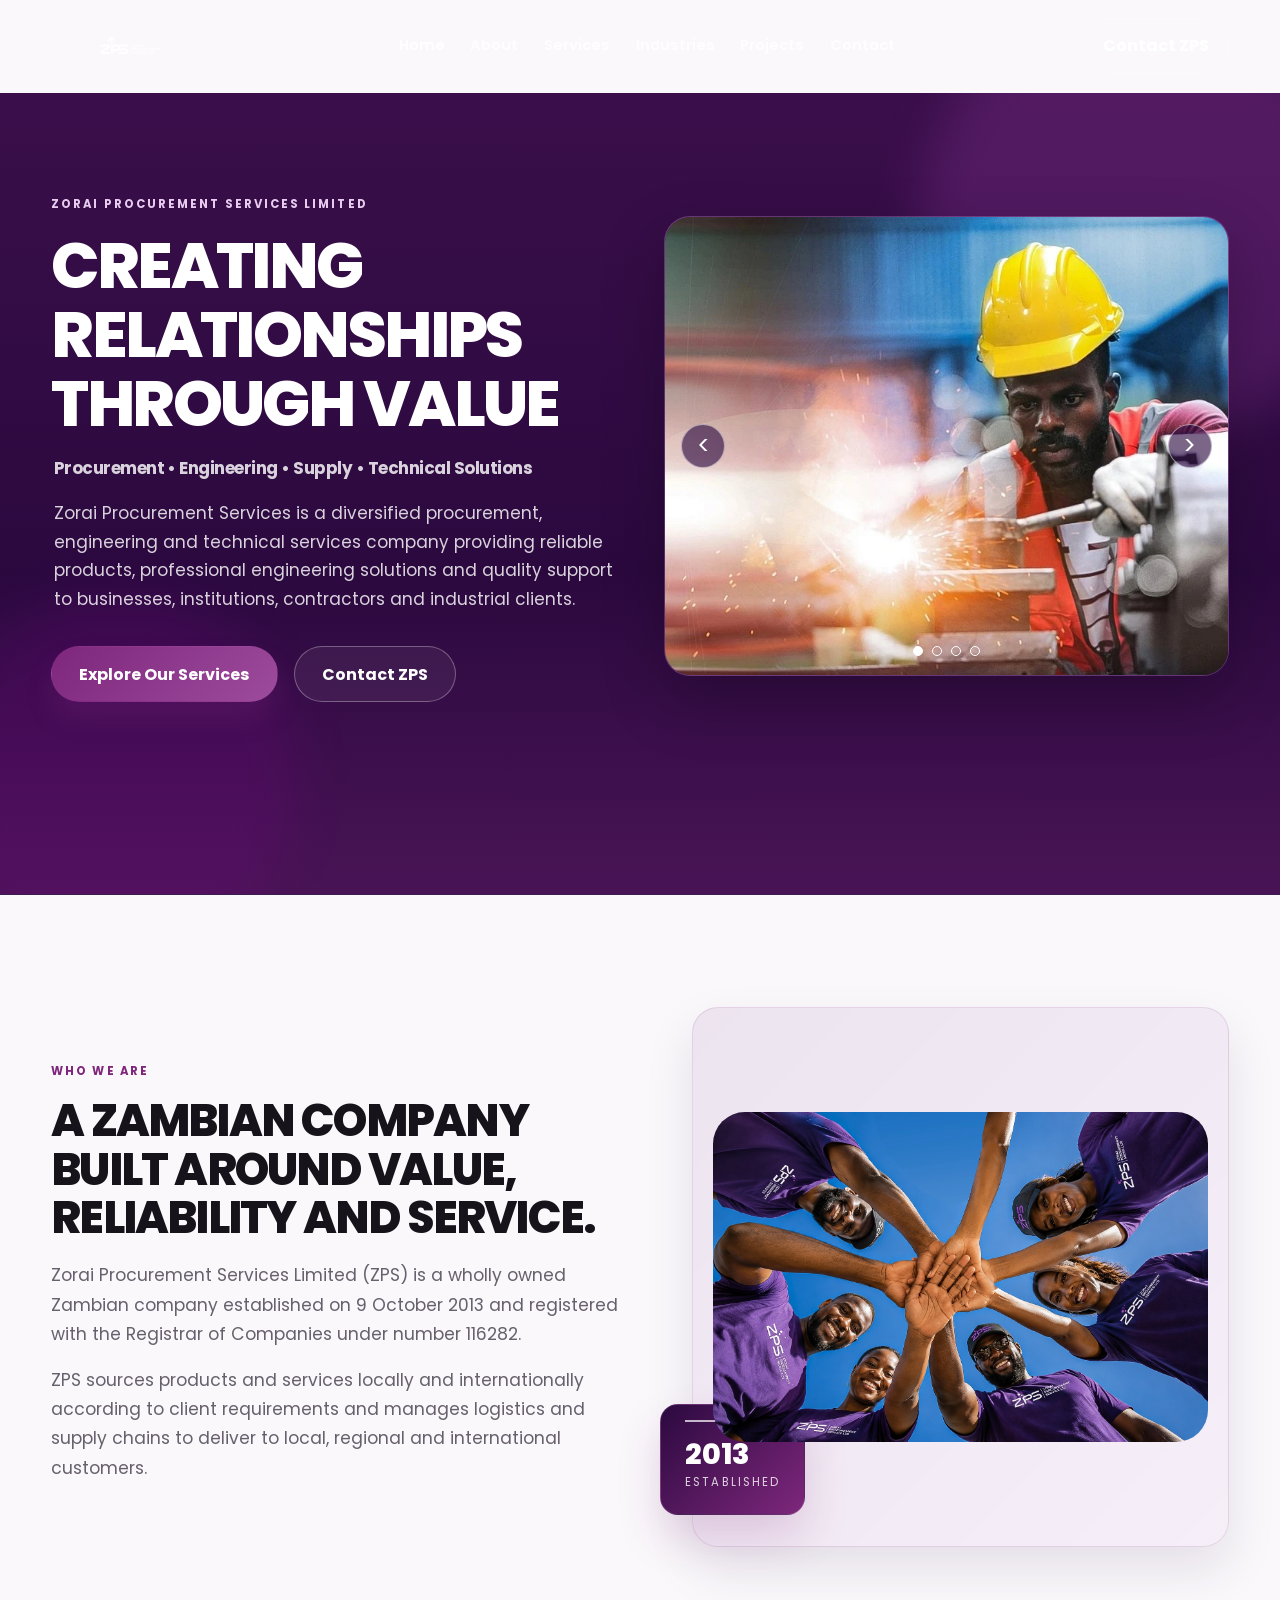
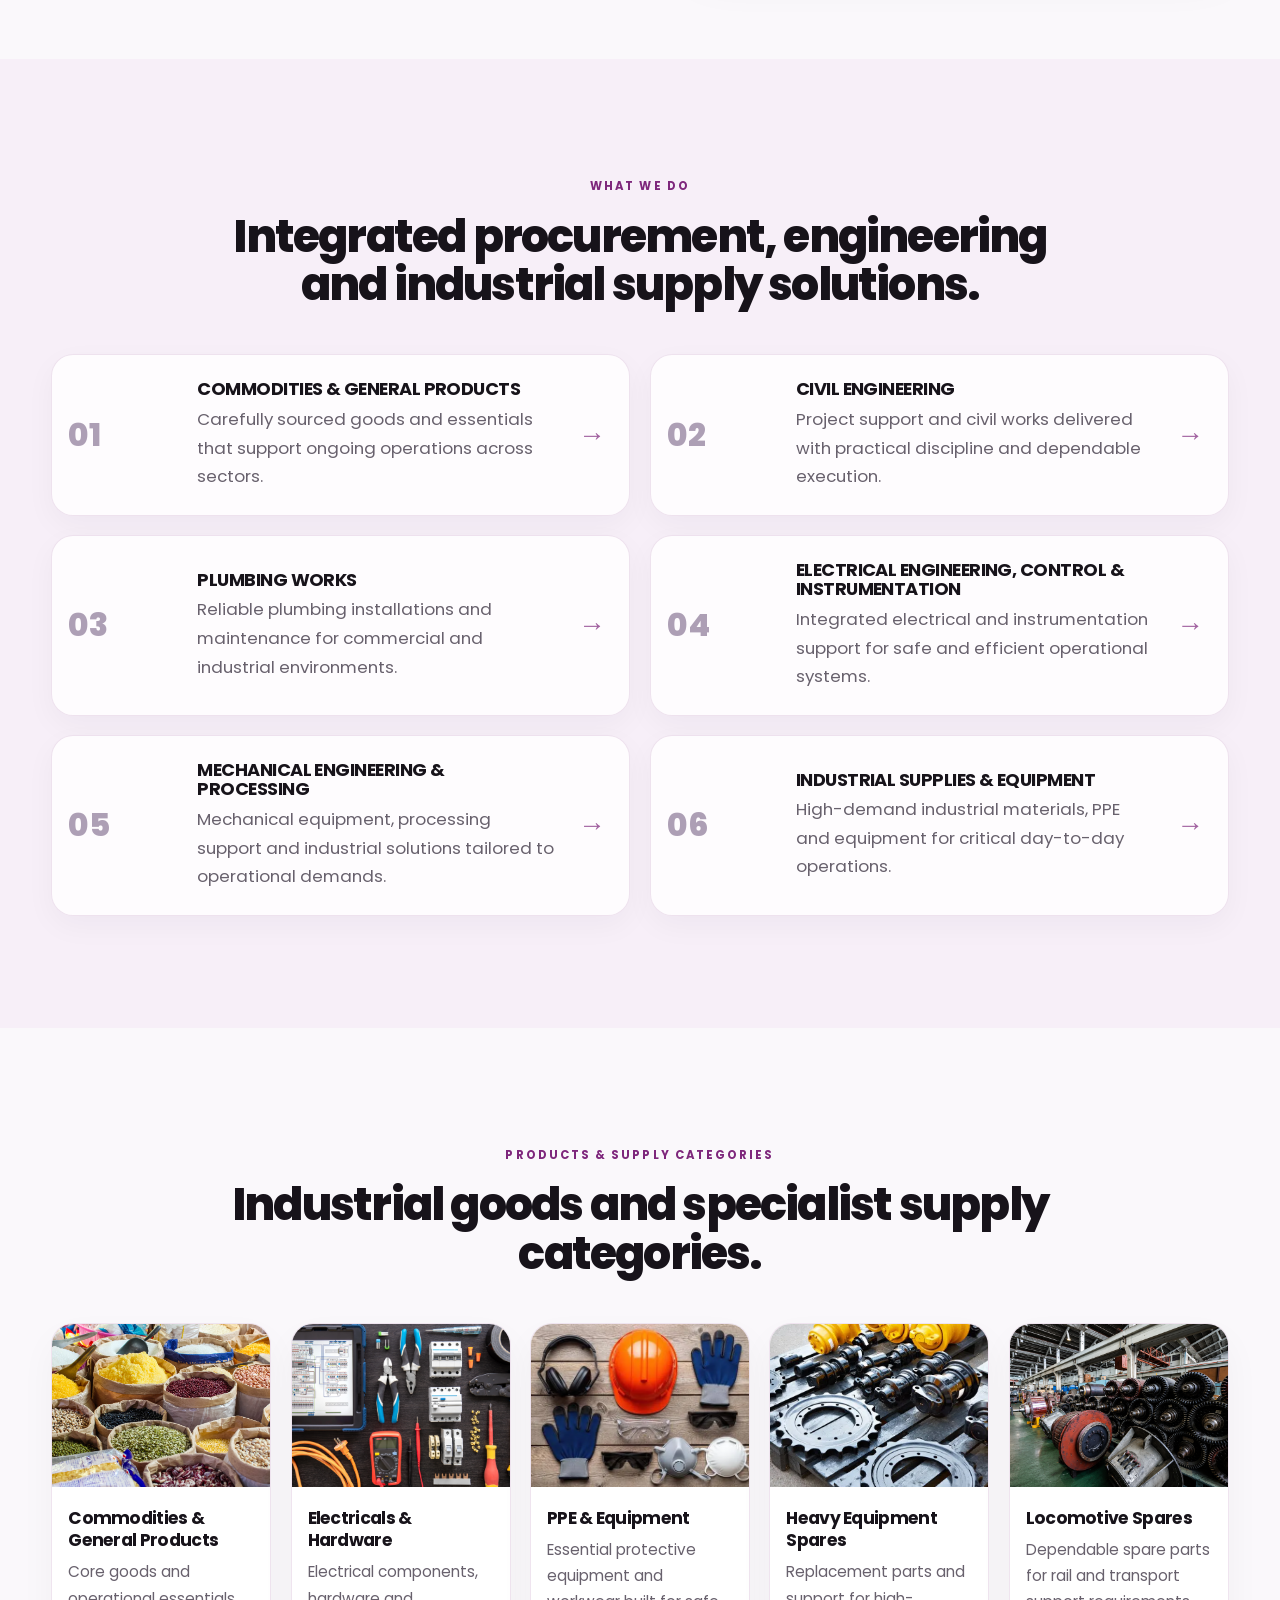
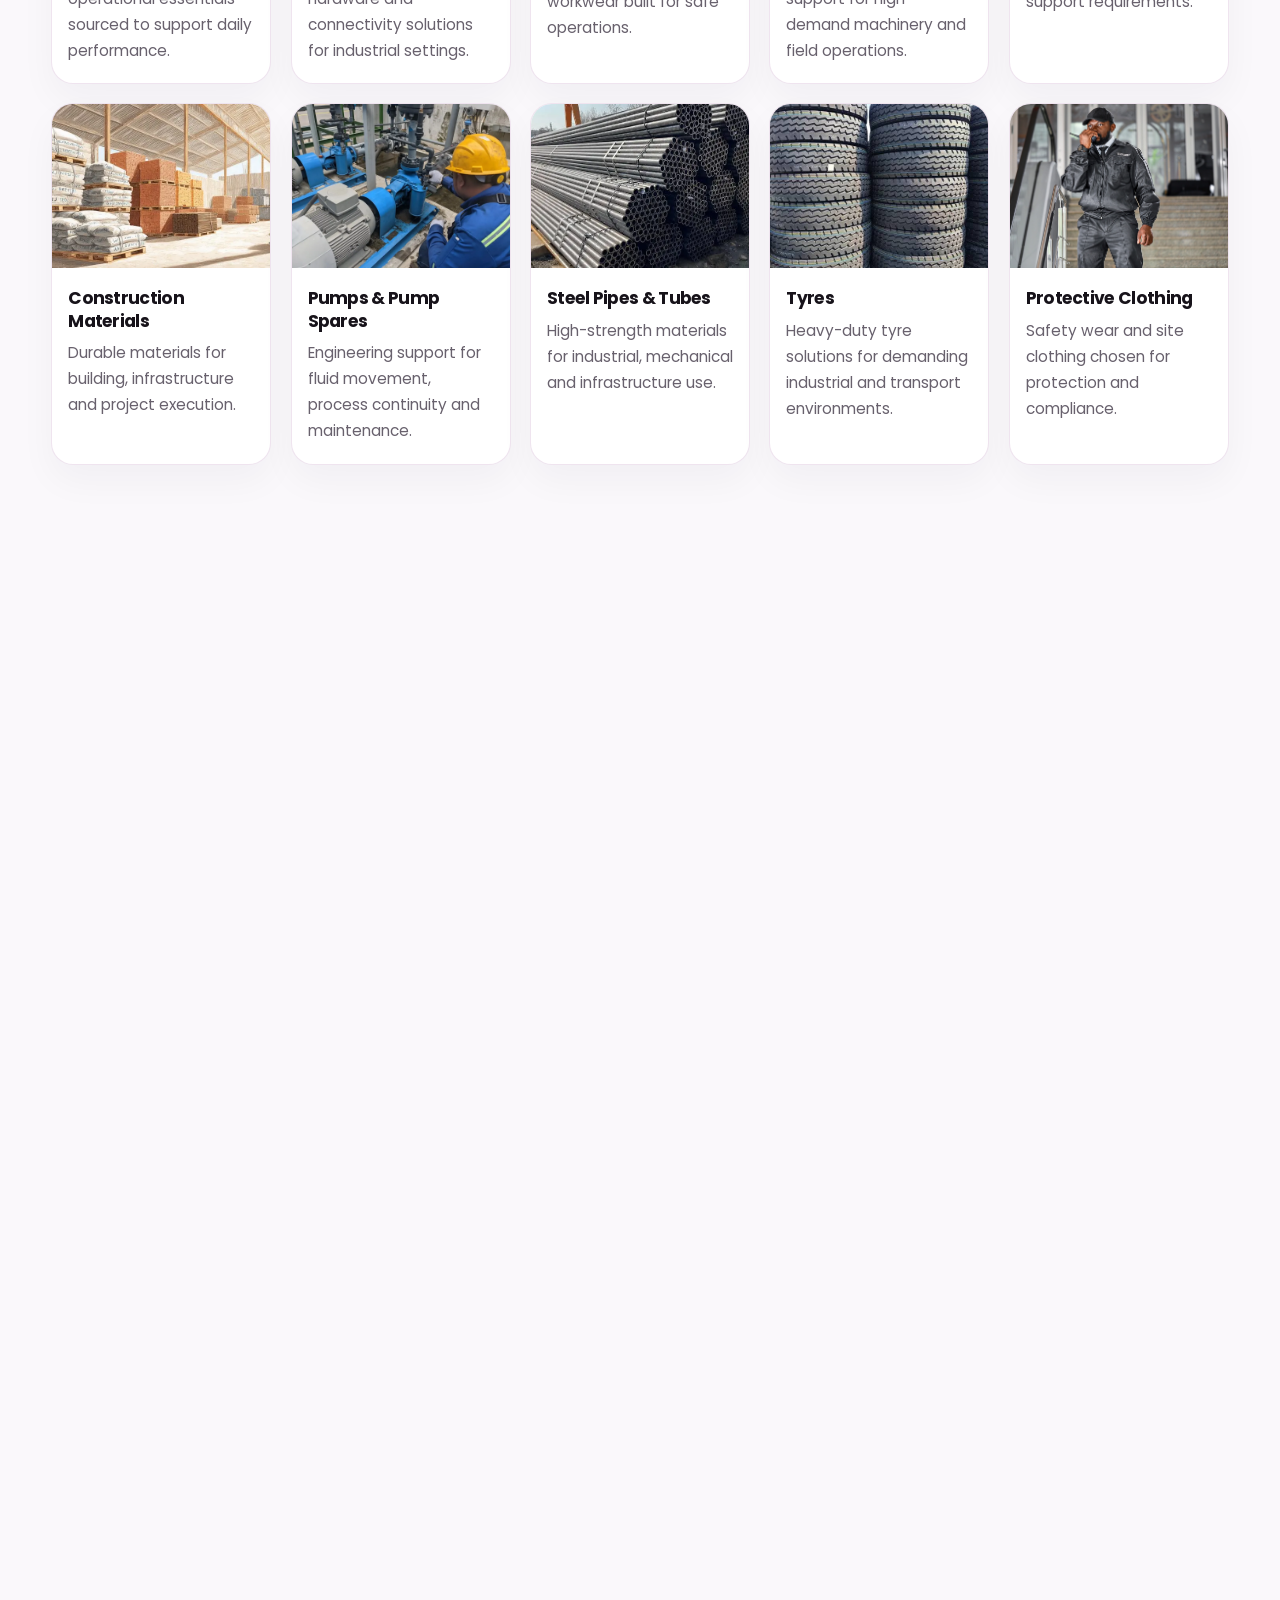
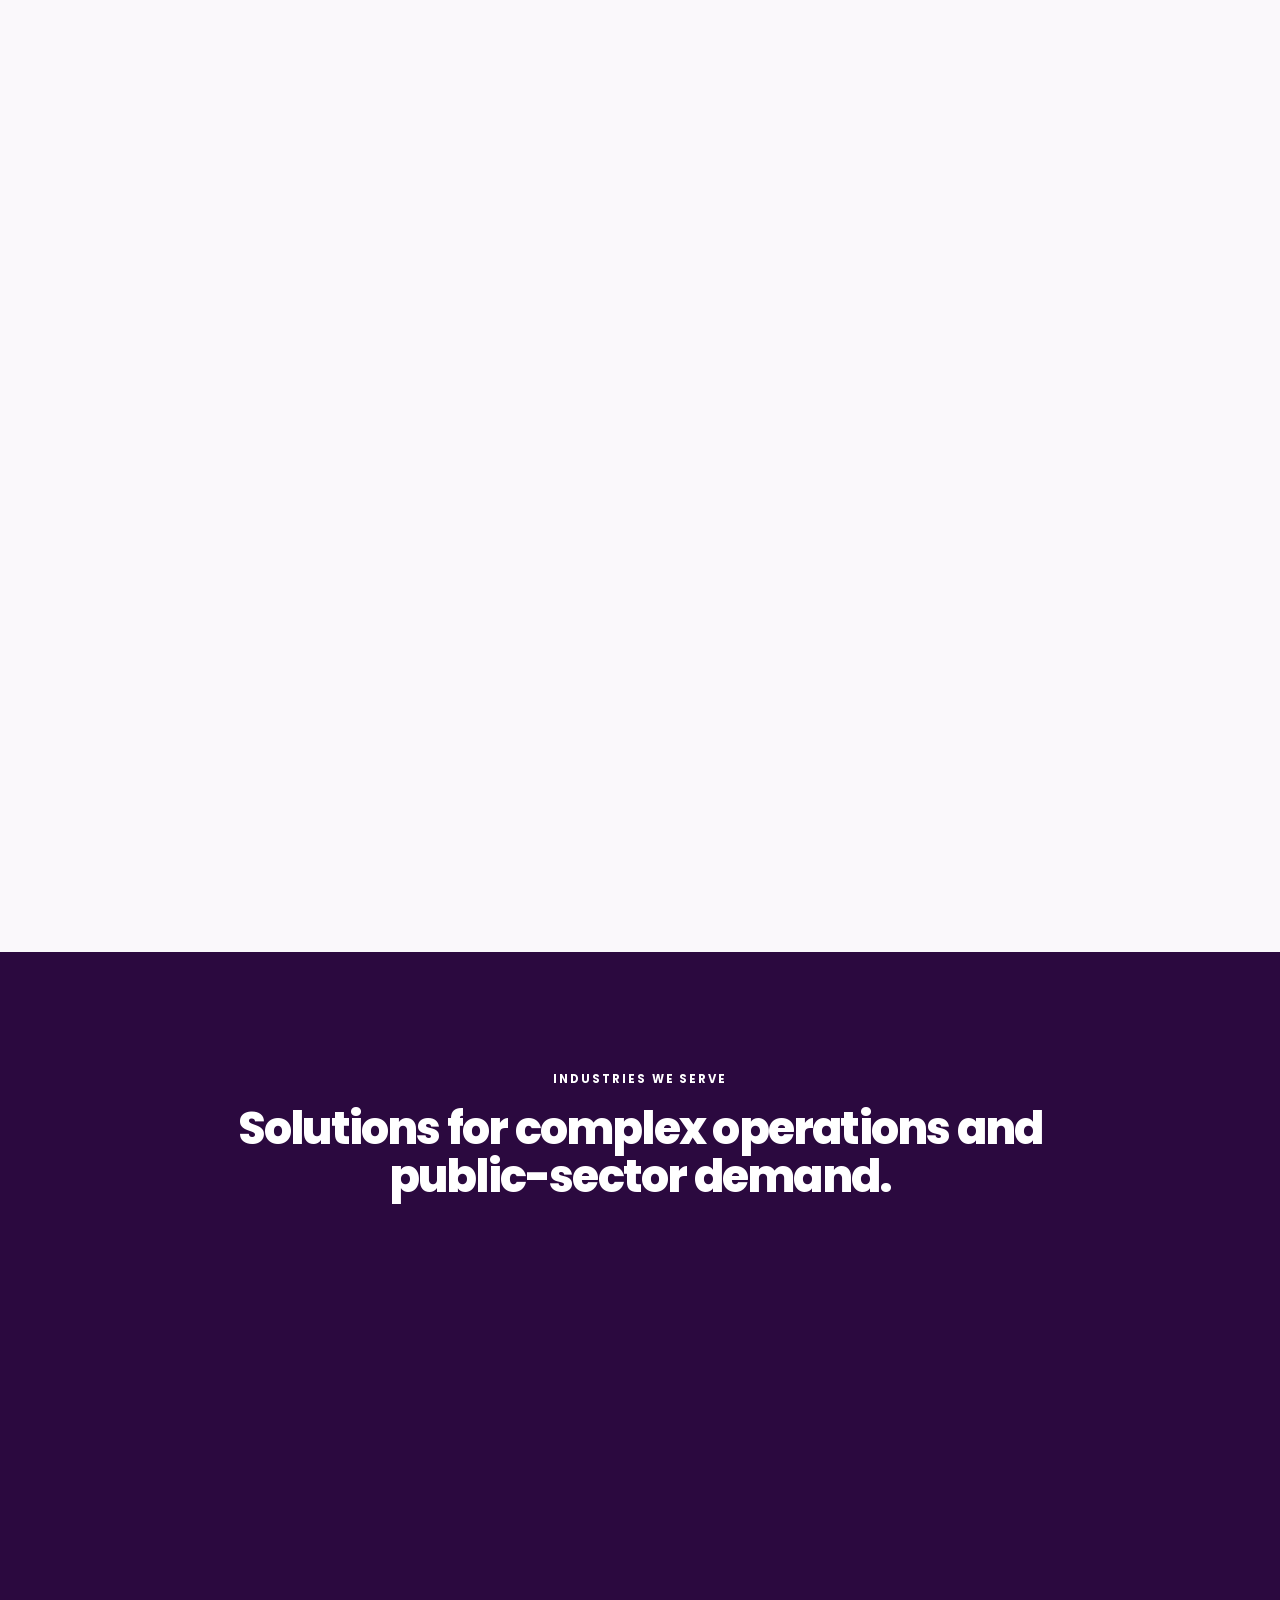
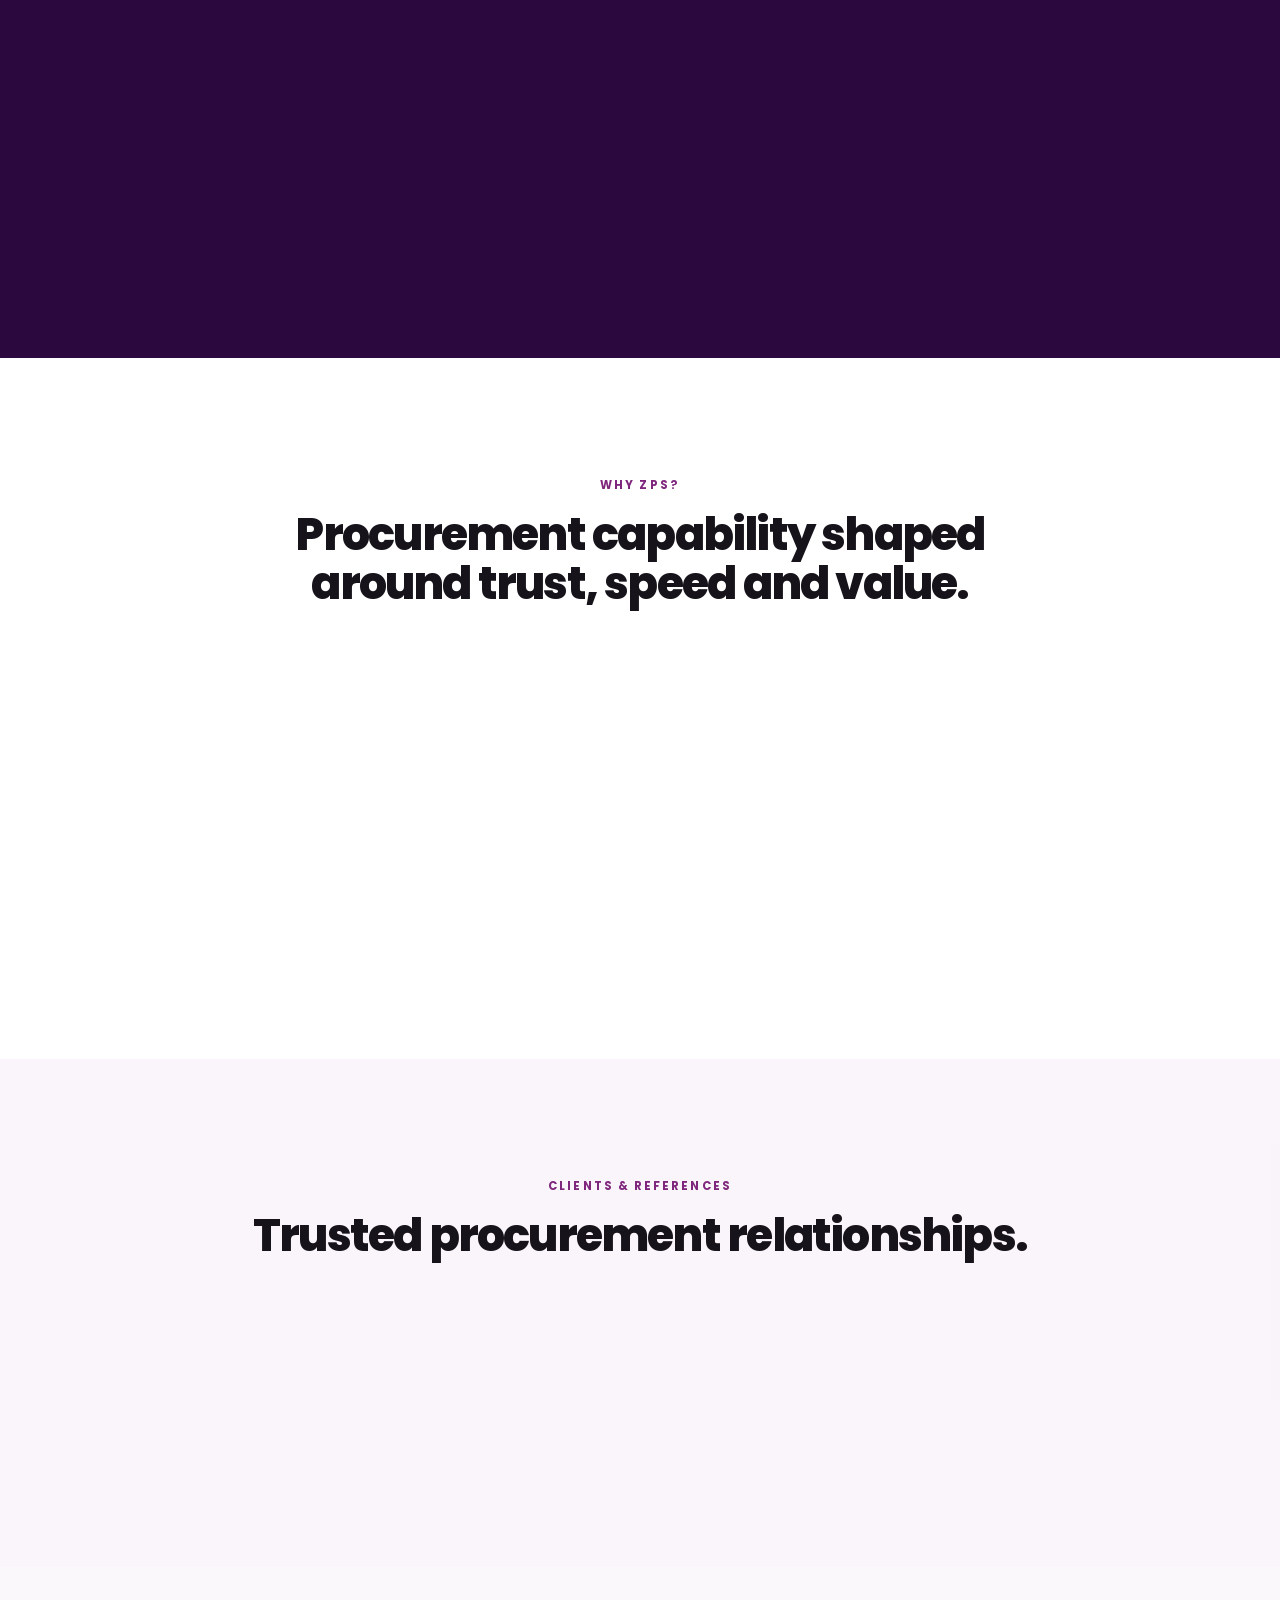
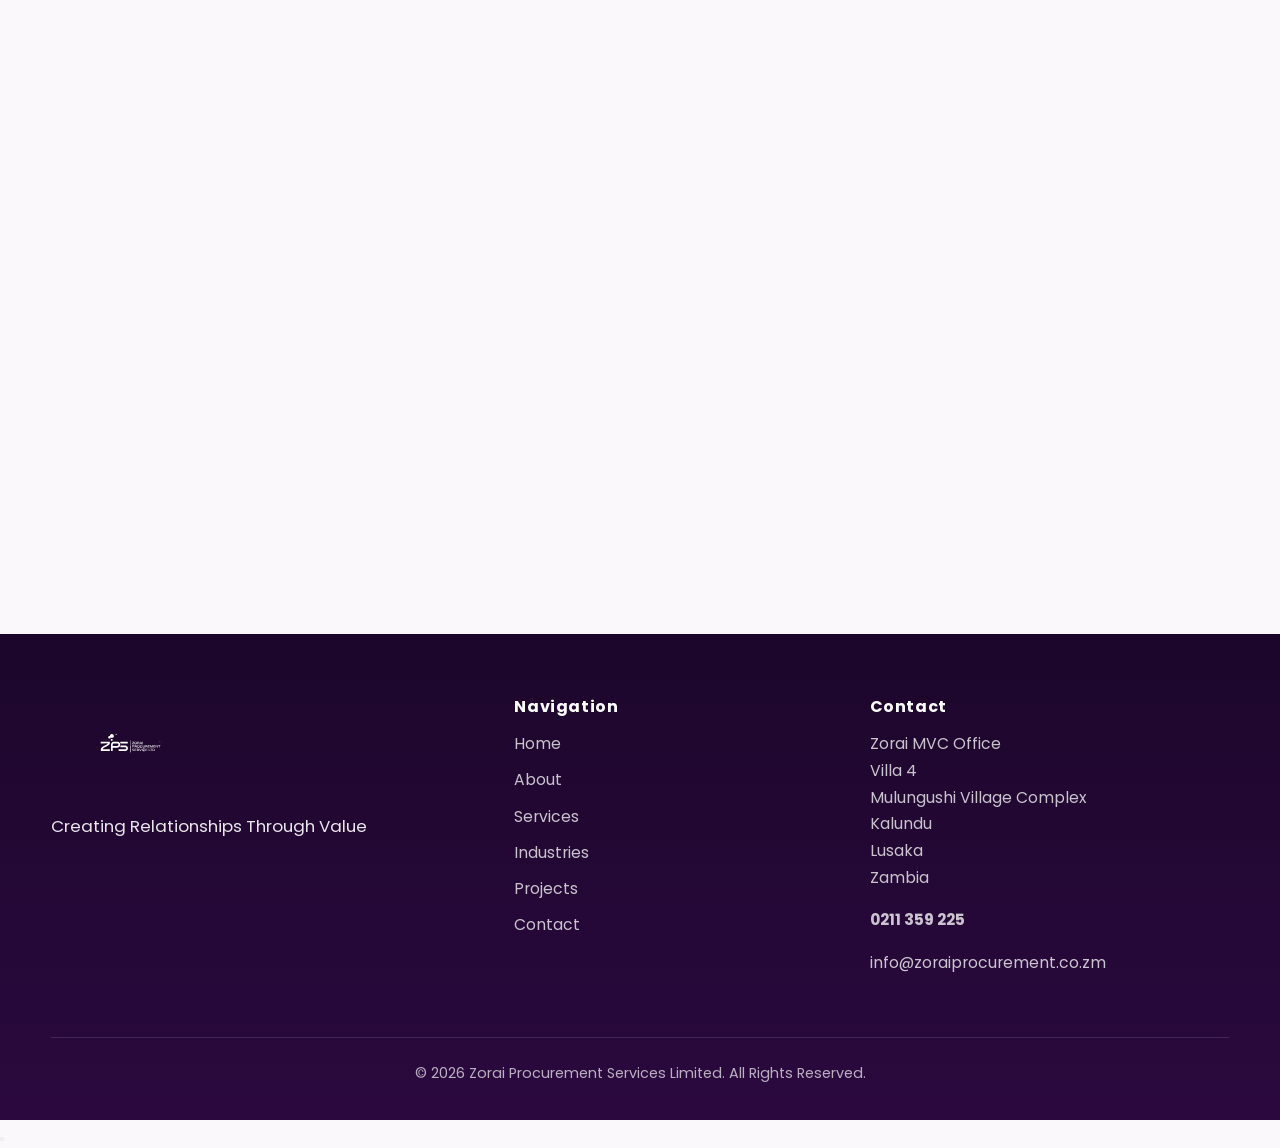
<file: index.html>
<!DOCTYPE html>
<html lang="en">
<head>
    <meta charset="UTF-8">
    <meta name="viewport" content="width=device-width, initial-scale=1.0">
    <title>ZPS | Zorai Procurement Services Limited</title>
    <meta name="description" content="Zorai Procurement Services Limited provides reliable procurement, engineering, industrial supply and logistics solutions across Zambia and beyond.">
    <link rel="preconnect" href="https://fonts.googleapis.com">
    <link rel="preconnect" href="https://fonts.gstatic.com" crossorigin>
    <link href="https://fonts.googleapis.com/css2?family=Poppins:wght@400;500;600;700;800&display=swap" rel="stylesheet">
    <link rel="stylesheet" href="css/style.css">
    <script src="js/main.js" defer></script>
    <script src="js/navigation.js" defer></script>
    <script src="js/animations.js" defer></script>
</head>
<body>
    <header class="site-header" id="header">
        <div class="nav-container">
            <a href="index.html" class="logo" aria-label="ZPS home">
                <img src="images/zorai-logo.svg" alt="Zorai Procurement Services" class="logo-image">
            </a>

            <button class="mobile-toggle" aria-label="Toggle menu" aria-controls="main-navigation" aria-expanded="false" type="button">
                <span class="hamburger"></span>
            </button>

            <nav class="main-nav" id="main-navigation" aria-label="Main menu">
                <ul>
                    <li><a href="index.html" class="active">Home</a></li>
                    <li><a href="about.html">About</a></li>
                    <li><a href="services.html">Services</a></li>
                    <li><a href="industries.html">Industries</a></li>
                    <li><a href="projects.html">Projects</a></li>
                    <li><a href="contact.html">Contact</a></li>
                </ul>
            </nav>

            <a href="contact.html" class="btn btn-header">Contact ZPS</a>
        </div>
    </header>

    <main>
        <section class="hero">
            <div class="hero-glow hero-glow-one"></div>
            <div class="hero-glow hero-glow-two"></div>
            <div class="container hero-inner">
                <div class="hero-copy">
                    <span class="eyebrow hero-delay-1">ZORAI PROCUREMENT SERVICES LIMITED</span>
                    <h1 class="hero-delay-2">CREATING RELATIONSHIPS THROUGH VALUE</h1>
                    <p class="hero-subtitle hero-delay-3">Procurement • Engineering • Supply • Technical Solutions</p>
                    <p class="hero-delay-4">Zorai Procurement Services is a diversified procurement, engineering and technical services company providing reliable products, professional engineering solutions and quality support to businesses, institutions, contractors and industrial clients.</p>
                    <div class="hero-actions hero-delay-5">
                        <a href="services.html" class="btn btn-primary">Explore Our Services</a>
                        <a href="contact.html" class="btn btn-secondary">Contact ZPS</a>
                    </div>
                </div>

                <div class="hero-media hero-delay-6">
                    <div class="hero-visual hero-carousel" aria-label="Zorai Procurement Services in action">
                        <div class="hero-carousel-slide is-active">
                            <img src="images/hero.webp" alt="Industrial engineering operations" class="fit-image">
                        </div>
                        <div class="hero-carousel-slide">
                            <img src="images/commodities-and-general-supply.jpg" alt="Procurement and general supply products" class="fit-image">
                        </div>
                        <div class="hero-carousel-slide">
                            <img src="images/electrical-engineering.webp" alt="Electrical engineering work" class="fit-image">
                        </div>
                        <div class="hero-carousel-slide">
                            <img src="images/mining-industrial-operations.webp" alt="Mining and industrial operations" class="fit-image">
                        </div>

                        <button class="hero-carousel-control hero-carousel-prev" type="button" aria-label="Previous hero image">&lt;</button>
                        <button class="hero-carousel-control hero-carousel-next" type="button" aria-label="Next hero image">&gt;</button>
                        <div class="hero-carousel-dots" role="tablist" aria-label="Choose hero image">
                            <button class="is-active" type="button" role="tab" aria-label="Show image 1" aria-selected="true"></button>
                            <button type="button" role="tab" aria-label="Show image 2" aria-selected="false"></button>
                            <button type="button" role="tab" aria-label="Show image 3" aria-selected="false"></button>
                            <button type="button" role="tab" aria-label="Show image 4" aria-selected="false"></button>
                        </div>
                    </div>
                </div>
            </div>
        </section>

        <section class="section intro-section">
            <div class="container split-layout">
                <div class="split-content">
                    <span class="eyebrow eyebrow-dark">WHO WE ARE</span>
                    <h2>A ZAMBIAN COMPANY BUILT AROUND VALUE, RELIABILITY AND SERVICE.</h2>
                    <p>Zorai Procurement Services Limited (ZPS) is a wholly owned Zambian company established on 9 October 2013 and registered with the Registrar of Companies under number 116282.</p>
                    <p>ZPS sources products and services locally and internationally according to client requirements and manages logistics and supply chains to deliver to local, regional and international customers.</p>
                </div>

                <div class="split-media">
                    <div class="team-visual" aria-label="Zorai Procurement Services team">
                        <img src="images/team.webp" alt="Zorai Procurement Services team" class="fit-image" style="border-radius: 32px;">
                    </div>
                    <div class="info-box">
                        <span class="year">2013</span>
                        <span class="label">ESTABLISHED</span>
                    </div>
                </div>
            </div>
        </section>

        <section class="section services-section">
            <div class="container">
                <div class="section-header section-header-center">
                    <span class="eyebrow eyebrow-dark">WHAT WE DO</span>
                    <h2>Integrated procurement, engineering and industrial supply solutions.</h2>
                </div>

                <div class="service-list">
                    <article class="service-item reveal">
                        <div class="service-index">01</div>
                        <div class="service-copy">
                            <h3>COMMODITIES &amp; GENERAL PRODUCTS</h3>
                            <p>Carefully sourced goods and essentials that support ongoing operations across sectors.</p>
                        </div>
                        <span class="service-arrow" aria-hidden="true">→</span>
                    </article>

                    <article class="service-item reveal">
                        <div class="service-index">02</div>
                        <div class="service-copy">
                            <h3>CIVIL ENGINEERING</h3>
                            <p>Project support and civil works delivered with practical discipline and dependable execution.</p>
                        </div>
                        <span class="service-arrow" aria-hidden="true">→</span>
                    </article>

                    <article class="service-item reveal">
                        <div class="service-index">03</div>
                        <div class="service-copy">
                            <h3>PLUMBING WORKS</h3>
                            <p>Reliable plumbing installations and maintenance for commercial and industrial environments.</p>
                        </div>
                        <span class="service-arrow" aria-hidden="true">→</span>
                    </article>

                    <article class="service-item reveal">
                        <div class="service-index">04</div>
                        <div class="service-copy">
                            <h3>ELECTRICAL ENGINEERING, CONTROL &amp; INSTRUMENTATION</h3>
                            <p>Integrated electrical and instrumentation support for safe and efficient operational systems.</p>
                        </div>
                        <span class="service-arrow" aria-hidden="true">→</span>
                    </article>

                    <article class="service-item reveal">
                        <div class="service-index">05</div>
                        <div class="service-copy">
                            <h3>MECHANICAL ENGINEERING &amp; PROCESSING</h3>
                            <p>Mechanical equipment, processing support and industrial solutions tailored to operational demands.</p>
                        </div>
                        <span class="service-arrow" aria-hidden="true">→</span>
                    </article>

                    <article class="service-item reveal">
                        <div class="service-index">06</div>
                        <div class="service-copy">
                            <h3>INDUSTRIAL SUPPLIES &amp; EQUIPMENT</h3>
                            <p>High-demand industrial materials, PPE and equipment for critical day-to-day operations.</p>
                        </div>
                        <span class="service-arrow" aria-hidden="true">→</span>
                    </article>
                </div>
            </div>
        </section>

        <section class="section supply-section">
            <div class="container">
                <div class="section-header section-header-center">
                    <span class="eyebrow eyebrow-dark">PRODUCTS &amp; SUPPLY CATEGORIES</span>
                    <h2>Industrial goods and specialist supply categories.</h2>
                </div>

                <div class="product-grid">
                    <article class="product-card reveal">
                        <img src="images/commodities.webp" alt="Procurement commodities and general products" class="fit-image">
                        <div class="product-body">
                            <h3>Commodities &amp; General Products</h3>
                            <p>Core goods and operational essentials sourced to support daily performance.</p>
                        </div>
                    </article>

                    <article class="product-card reveal">
                        <img src="images/electricals-hardware.webp" alt="Electrical hardware and industrial components" class="fit-image">
                        <div class="product-body">
                            <h3>Electricals &amp; Hardware</h3>
                            <p>Electrical components, hardware and connectivity solutions for industrial settings.</p>
                        </div>
                    </article>

                    <article class="product-card reveal">
                        <img src="images/ppe-equipment.webp" alt="Personal protective equipment for industrial work" class="fit-image">
                        <div class="product-body">
                            <h3>PPE &amp; Equipment</h3>
                            <p>Essential protective equipment and workwear built for safe operations.</p>
                        </div>
                    </article>

                    <article class="product-card reveal">
                        <img src="images/heavy-equipment-spares.webp" alt="Heavy equipment spare parts" class="fit-image">
                        <div class="product-body">
                            <h3>Heavy Equipment Spares</h3>
                            <p>Replacement parts and support for high-demand machinery and field operations.</p>
                        </div>
                    </article>

                    <article class="product-card reveal">
                        <img src="images/locomotive-spares.webp" alt="Locomotive spare parts" class="fit-image">
                        <div class="product-body">
                            <h3>Locomotive Spares</h3>
                            <p>Dependable spare parts for rail and transport support requirements.</p>
                        </div>
                    </article>

                    <article class="product-card reveal">
                        <img src="images/construction-materials.webp" alt="Construction materials and supplies" class="fit-image">
                        <div class="product-body">
                            <h3>Construction Materials</h3>
                            <p>Durable materials for building, infrastructure and project execution.</p>
                        </div>
                    </article>

                    <article class="product-card reveal">
                        <img src="images/pumps-pump-spares.webp" alt="Industrial pumps and pump spares" class="fit-image">
                        <div class="product-body">
                            <h3>Pumps &amp; Pump Spares</h3>
                            <p>Engineering support for fluid movement, process continuity and maintenance.</p>
                        </div>
                    </article>

                    <article class="product-card reveal">
                        <img src="images/steel-pipes-tubes.webp" alt="Steel pipes and tubes" class="fit-image">
                        <div class="product-body">
                            <h3>Steel Pipes &amp; Tubes</h3>
                            <p>High-strength materials for industrial, mechanical and infrastructure use.</p>
                        </div>
                    </article>

                    <article class="product-card reveal">
                        <img src="images/tyres.webp" alt="Industrial and transport tyres" class="fit-image">
                        <div class="product-body">
                            <h3>Tyres</h3>
                            <p>Heavy-duty tyre solutions for demanding industrial and transport environments.</p>
                        </div>
                    </article>

                    <article class="product-card reveal">
                        <img src="images/protective-clothing.webp" alt="Protective clothing and site workwear" class="fit-image">
                        <div class="product-body">
                            <h3>Protective Clothing</h3>
                            <p>Safety wear and site clothing chosen for protection and compliance.</p>
                        </div>
                    </article>
                </div>
            </div>
        </section>

        <section class="section military-section">
            <div class="container">
                <div class="section-header section-header-center reveal">
                    <span class="eyebrow eyebrow-dark">MILITARY EQUIPMENT &amp; SUPPLIES</span>
                    <h2>Specialist Support for Defence and Security Operations.</h2>
                </div>

                <div class="military-gallery reveal">
                    <article class="military-card">
                        <img src="images/military-equipment1.webp" alt="Military equipment and supplies" />
                        <div class="military-copy">
                            <h3>Field Equipment</h3>
                            <p>Operational gear and field-ready supplies for demanding environments.</p>
                        </div>
                    </article>

                    <article class="military-card">
                        <img src="images/military-equipment2.webp" alt="Military protective gear" />
                        <div class="military-copy">
                            <h3>Protection &amp; Safety</h3>
                            <p>Protective clothing, equipment and safety essentials for security teams.</p>
                        </div>
                    </article>

                    <article class="military-card">
                        <img src="images/military-equipment3.webp" alt="Military supply logistics" />
                        <div class="military-copy">
                            <h3>Supply Support</h3>
                            <p>Reliable sourcing and supply support for mission-critical military requirements.</p>
                        </div>
                    </article>
                </div>
            </div>
        </section>

        <section class="section battery-program-section">
            <div class="container battery-program-grid reveal">
                <div class="battery-program-copy">
                    <span class="eyebrow eyebrow-dark">ZORAI PROCUREMENT SERVICES</span>
                    <h2>QUALITY VEHICLE BATTERIES WITH FLEXIBLE PAYMENT OPTIONS</h2>
                    <p>Zorai Procurement Services has introduced a vehicle battery programme aimed at making quality vehicle batteries more accessible to civil servants through flexible payment arrangements.</p>

                    <ul class="check-list">
                        <li>Quality-assured vehicle batteries</li>
                        <li>Flexible payment through DDAC</li>
                        <li>Competitive pricing</li>
                        <li>Delivery/installation where applicable</li>
                    </ul>

                    <a href="contact.html" class="btn btn-primary">ENQUIRE NOW</a>
                </div>

                <div class="battery-program-visual">
                    <img src="images/vehicle-battery.jpg" alt="Quality vehicle battery" class="fit-image">
                </div>
            </div>
        </section>

        <section class="section partnership-section">
            <div class="container partnership-layout reveal">
                <div class="partnership-copy">
                    <span class="eyebrow eyebrow-dark">PUBLIC SERVICE INFORMATION</span>
                    <h2>STRATEGIC PARTNERSHIP</h2>
                    <p>In May 2019, Zorai Procurement Services was granted authorization by the Public Service Management Division to market its products to public service workers throughout the country.</p>
                    <p>This arrangement enabled product access through the DDAC payroll deduction facility for eligible public service workers, subject to the applicable programme arrangements.</p>
                    <div class="psmd-mark" aria-label="PSMD text treatment">PSMD</div>
                </div>
            </div>
        </section>

        <section class="section target-section">
            <div class="container target-panel reveal">
                <span class="eyebrow eyebrow-dark">WHO IS THE PROGRAMME FOR?</span>
                <h2>DESIGNED FOR CIVIL SERVANTS</h2>
                <p>The programme initially focuses on government institutions with large employee populations.</p>
                <ul class="target-list">
                    <li>Ministry of Home Affairs and Internal Security</li>
                    <li>Ministry of Health</li>
                    <li>Ministry of Defence</li>
                    <li>Ministry of Lands and Natural Resources</li>
                </ul>
            </div>
        </section>

        <section class="section tyre-section">
            <div class="container tyre-layout reveal">
                <div class="tyre-copy">
                    <span class="eyebrow eyebrow-dark">TYRES</span>
                    <h2>TYRES FOR LIGHT THROUGH HEAVY-DUTY VEHICLES</h2>
                    <p>ZPS supplies new and used tyres for light through heavy-duty vehicles, with imports sourced from the UK, Germany, UAE and China.</p>
                    <p>Our tyre supply operations are supported through outlets in Lusaka, Solwezi and Kasumbalesa.</p>
                </div>

                <div class="tyre-image-wrap">
                        <img src="images/tyres-heavy-duty-vehicles.webp" alt="Heavy-duty vehicle tyres" class="fit-image">
                </div>
            </div>
        </section>

        <section class="section industries-section">
            <div class="container">
                <div class="section-header section-header-center section-header-light">
                    <span class="eyebrow">INDUSTRIES WE SERVE</span>
                    <h2>Solutions for complex operations and public-sector demand.</h2>
                </div>

                <div class="industry-grid">
                    <article class="industry-block reveal">
                        <div class="industry-art art-mining"><img src="images/mining-industrial-operations.webp" alt="Mining and industrial operations" class="fit-image"></div>
                        <div class="industry-overlay"></div>
                        <div class="industry-content">
                            <h3>Mining &amp; Industrial Operations</h3>
                            <span class="industry-arrow">→</span>
                        </div>
                    </article>

                    <article class="industry-block reveal">
                        <div class="industry-art art-government"><img src="images/public-sector.png" alt="Government and public sector procurement" class="fit-image"></div>
                        <div class="industry-overlay"></div>
                        <div class="industry-content">
                            <h3>Government &amp; Public Sector</h3>
                            <span class="industry-arrow">→</span>
                        </div>
                    </article>

                    <article class="industry-block reveal">
                        <div class="industry-art art-construction"><img src="images/construction-infrastructure.png" alt="Construction and infrastructure works" class="fit-image"></div>
                        <div class="industry-overlay"></div>
                        <div class="industry-content">
                            <h3>Construction &amp; Infrastructure</h3>
                            <span class="industry-arrow">→</span>
                        </div>
                    </article>

                    <article class="industry-block reveal">
                        <div class="industry-art art-security"><img src="images/military-equipment1.webp" alt="Military equipment and security supplies" class="fit-image"></div>
                        <div class="industry-overlay"></div>
                        <div class="industry-content">
                            <h3>Security &amp; Defence</h3>
                            <span class="industry-arrow">→</span>
                        </div>
                    </article>

                    <article class="industry-block reveal">
                        <div class="industry-art art-commercial"><img src="images/commercial-businesses.webp" alt="Commercial business operations" class="fit-image"></div>
                        <div class="industry-overlay"></div>
                        <div class="industry-content">
                            <h3>Commercial Businesses</h3>
                            <span class="industry-arrow">→</span>
                        </div>
                    </article>

                    <article class="industry-block reveal">
                        <div class="industry-art art-ngo"><img src="images/ngos.webp" alt="Organisations and NGO operations" class="fit-image"></div>
                        <div class="industry-overlay"></div>
                        <div class="industry-content">
                            <h3>NGOs &amp; Organisations</h3>
                            <span class="industry-arrow">→</span>
                        </div>
                    </article>
                </div>
            </div>
        </section>

        <section class="section why-section">
            <div class="container">
                <div class="section-header section-header-center">
                    <span class="eyebrow eyebrow-dark">WHY ZPS?</span>
                    <h2>Procurement capability shaped around trust, speed and value.</h2>
                </div>

                <div class="why-grid">
                    <article class="why-item reveal">
                        <span class="why-number">01</span>
                        <div class="why-line"></div>
                        <h3>CLIENT FOCUS</h3>
                        <p>Solutions built around individual client requirements.</p>
                    </article>

                    <article class="why-item reveal">
                        <span class="why-number">02</span>
                        <div class="why-line"></div>
                        <h3>LOCAL &amp; INTERNATIONAL SOURCING</h3>
                        <p>Access to products and services from local and international sources.</p>
                    </article>

                    <article class="why-item reveal">
                        <span class="why-number">03</span>
                        <div class="why-line"></div>
                        <h3>SUPPLY &amp; LOGISTICS</h3>
                        <p>Coordinated procurement, supply and delivery support.</p>
                    </article>

                    <article class="why-item reveal">
                        <span class="why-number">04</span>
                        <div class="why-line"></div>
                        <h3>DIVERSE CAPABILITIES</h3>
                        <p>Procurement, engineering and industrial supply under one company.</p>
                    </article>
                </div>
            </div>
        </section>

        <section class="section clients-section">
            <div class="container">
                <div class="section-header section-header-center">
                    <span class="eyebrow eyebrow-dark">CLIENTS &amp; REFERENCES</span>
                    <h2>Trusted procurement relationships.</h2>
                </div>

                <div class="clients-row reveal">
                    <div class="logo-card">
                        <img src="images/clients/sashitex-engineering-limited.png" alt="Sashitex Engineering Limited">
                        <span>Sashitex Engineering Ltd</span>
                    </div>
                    <div class="logo-card">
                        <img src="images/clients/magnum-security-services.jpg" alt="Magnum Security Services">
                        <span>Magnum Security Services</span>
                    </div>
                    <div class="logo-card">
                        <img src="images/clients/kamoa-mine-drc.jpg" alt="Kamoa Mine DRC">
                        <span>Kamoa Mine DRC</span>
                    </div>
                    <div class="logo-card">
                        <img src="images/clients/konkola-copper-mines-plc.jpg" alt="Konkola Copper Mines Plc">
                        <span>Konkola Copper Mine</span>
                    </div>
                    <div class="logo-card">
                        <img src="images/clients/ministry-of-defence.jpeg" alt="Ministry of Defence">
                        <span>Ministry of Defence</span>
                    </div>
                </div>
            </div>
        </section>

        <section class="section cta-section">
            <div class="container">
                <div class="cta-panel reveal">
                    <span class="eyebrow">START A CONVERSATION</span>
                    <h2>LOOKING FOR A RELIABLE PROCUREMENT OR ENGINEERING PARTNER?</h2>
                    <p>Talk to ZPS about your procurement, supply, engineering or industrial requirements.</p>
                    <div class="cta-row center-row">
                        <a href="contact.html" class="btn btn-primary">Contact ZPS</a>
                        <a href="services.html" class="btn btn-light">View Services</a>
                    </div>
                </div>
            </div>
        </section>
    </main>

    <footer class="site-footer">
        <div class="container">
            <div class="footer-grid">
                <div class="footer-col footer-brand">
                    <a href="index.html" class="logo footer-logo" aria-label="ZPS home">
                        <img src="images/zorai-logo.svg" alt="Zorai Procurement Services" class="logo-image">
                    </a>
                    <p class="brand-tag">Creating Relationships Through Value</p>
                </div>

                <div class="footer-col">
                    <h4>Navigation</h4>
                    <ul class="footer-links">
                        <li><a href="index.html">Home</a></li>
                        <li><a href="about.html">About</a></li>
                        <li><a href="services.html">Services</a></li>
                        <li><a href="industries.html">Industries</a></li>
                        <li><a href="projects.html">Projects</a></li>
                        <li><a href="contact.html">Contact</a></li>
                    </ul>
                </div>

                <div class="footer-col">
                    <h4>Contact</h4>
                    <p>Zorai MVC Office<br>Villa 4<br>Mulungushi Village Complex<br>Kalundu<br>Lusaka<br>Zambia</p>
                    <p class="footer-phone">0211 359 225</p>
                    <p><a href="mailto:info@zoraiprocurement.co.zm">info@zoraiprocurement.co.zm</a></p>
                </div>
            </div>

            <div class="footer-bottom">
                <p>© 2026 Zorai Procurement Services Limited. All Rights Reserved.</p>
            </div>
        </div>
    </footer>
</body>
</html>
</file>
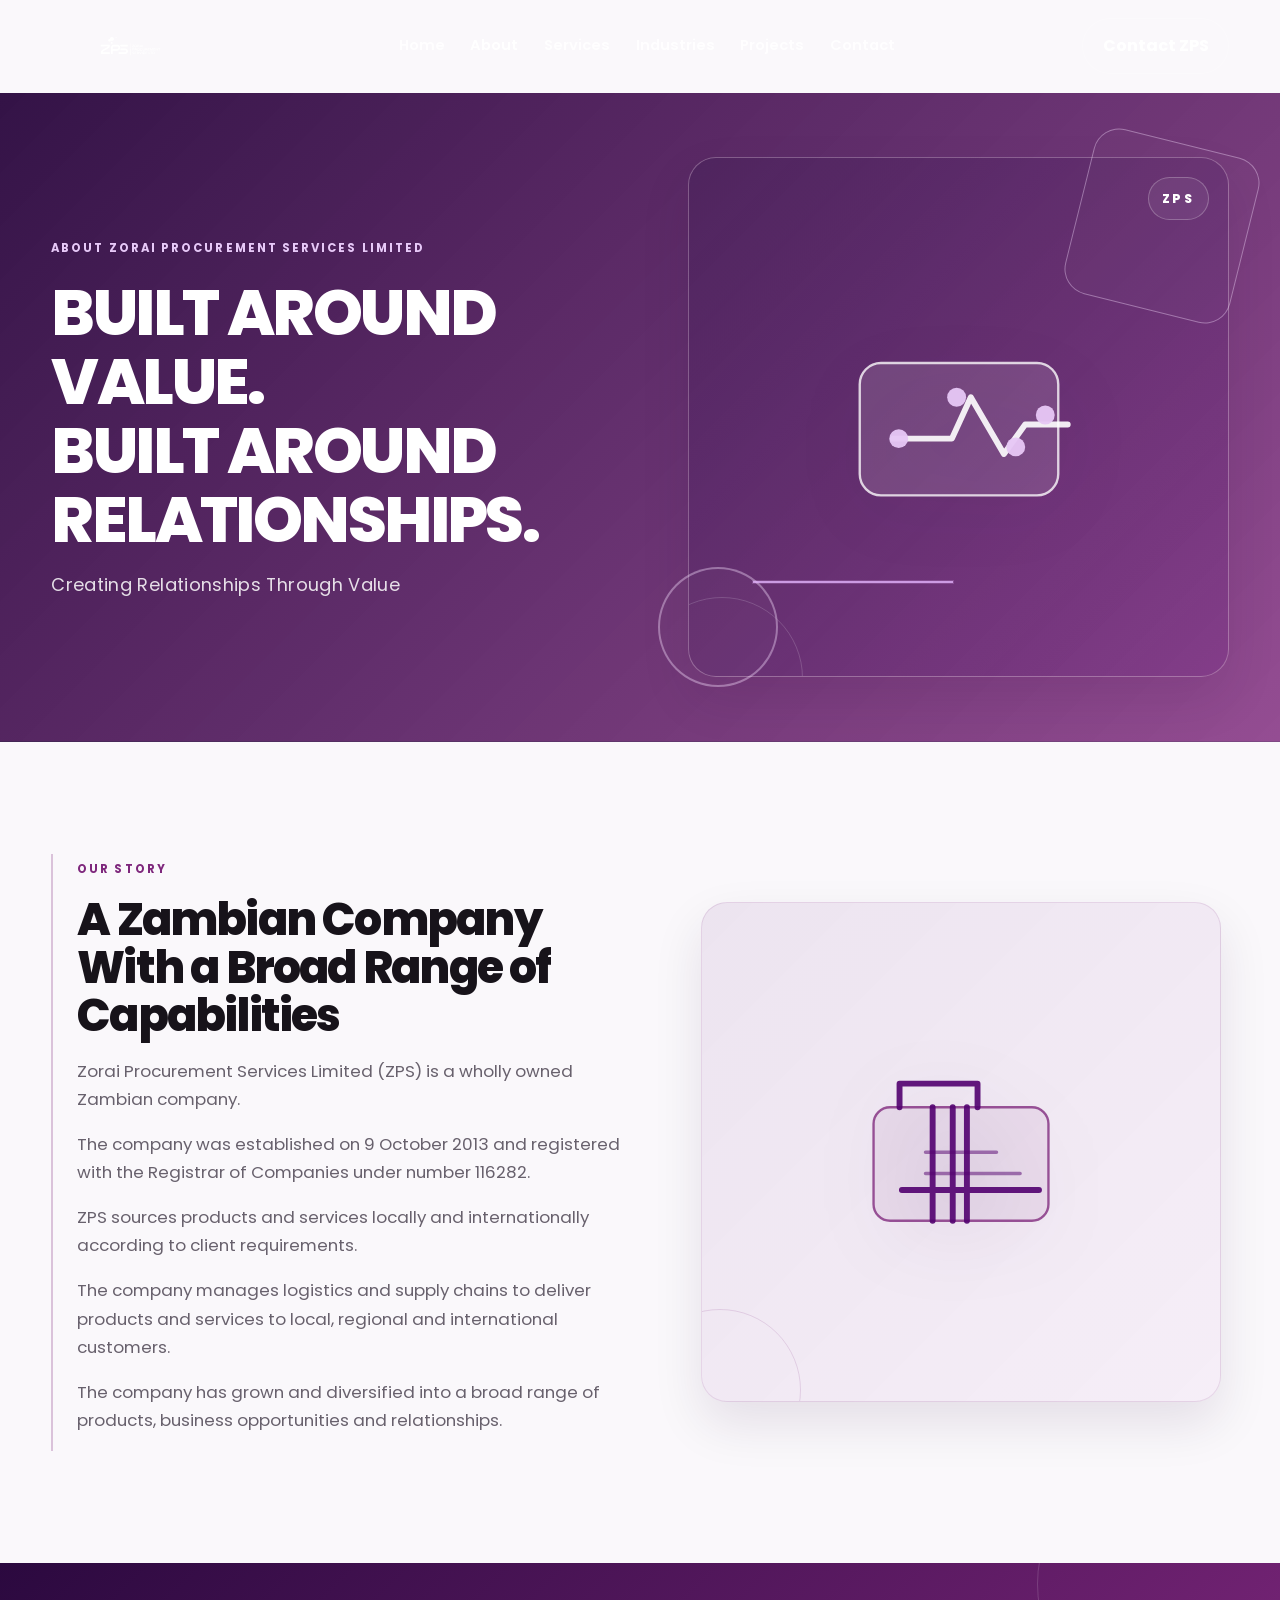
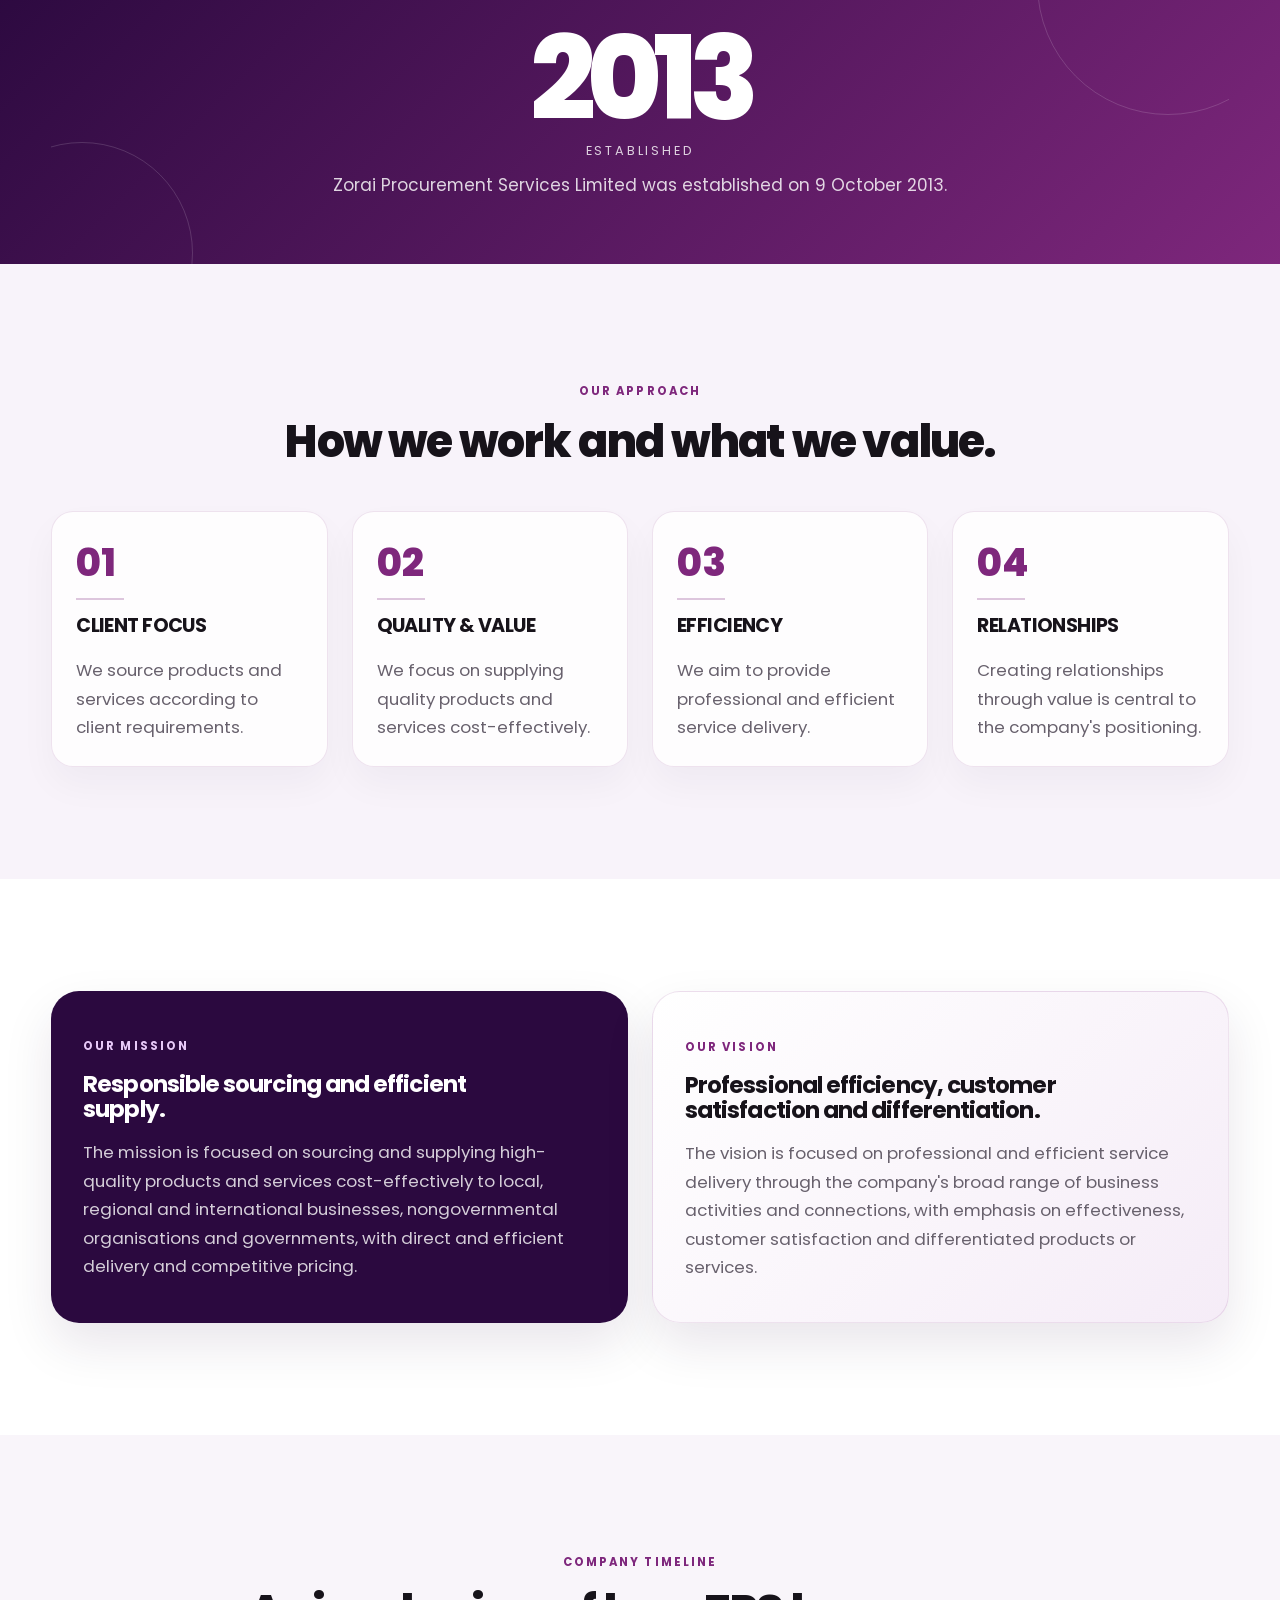
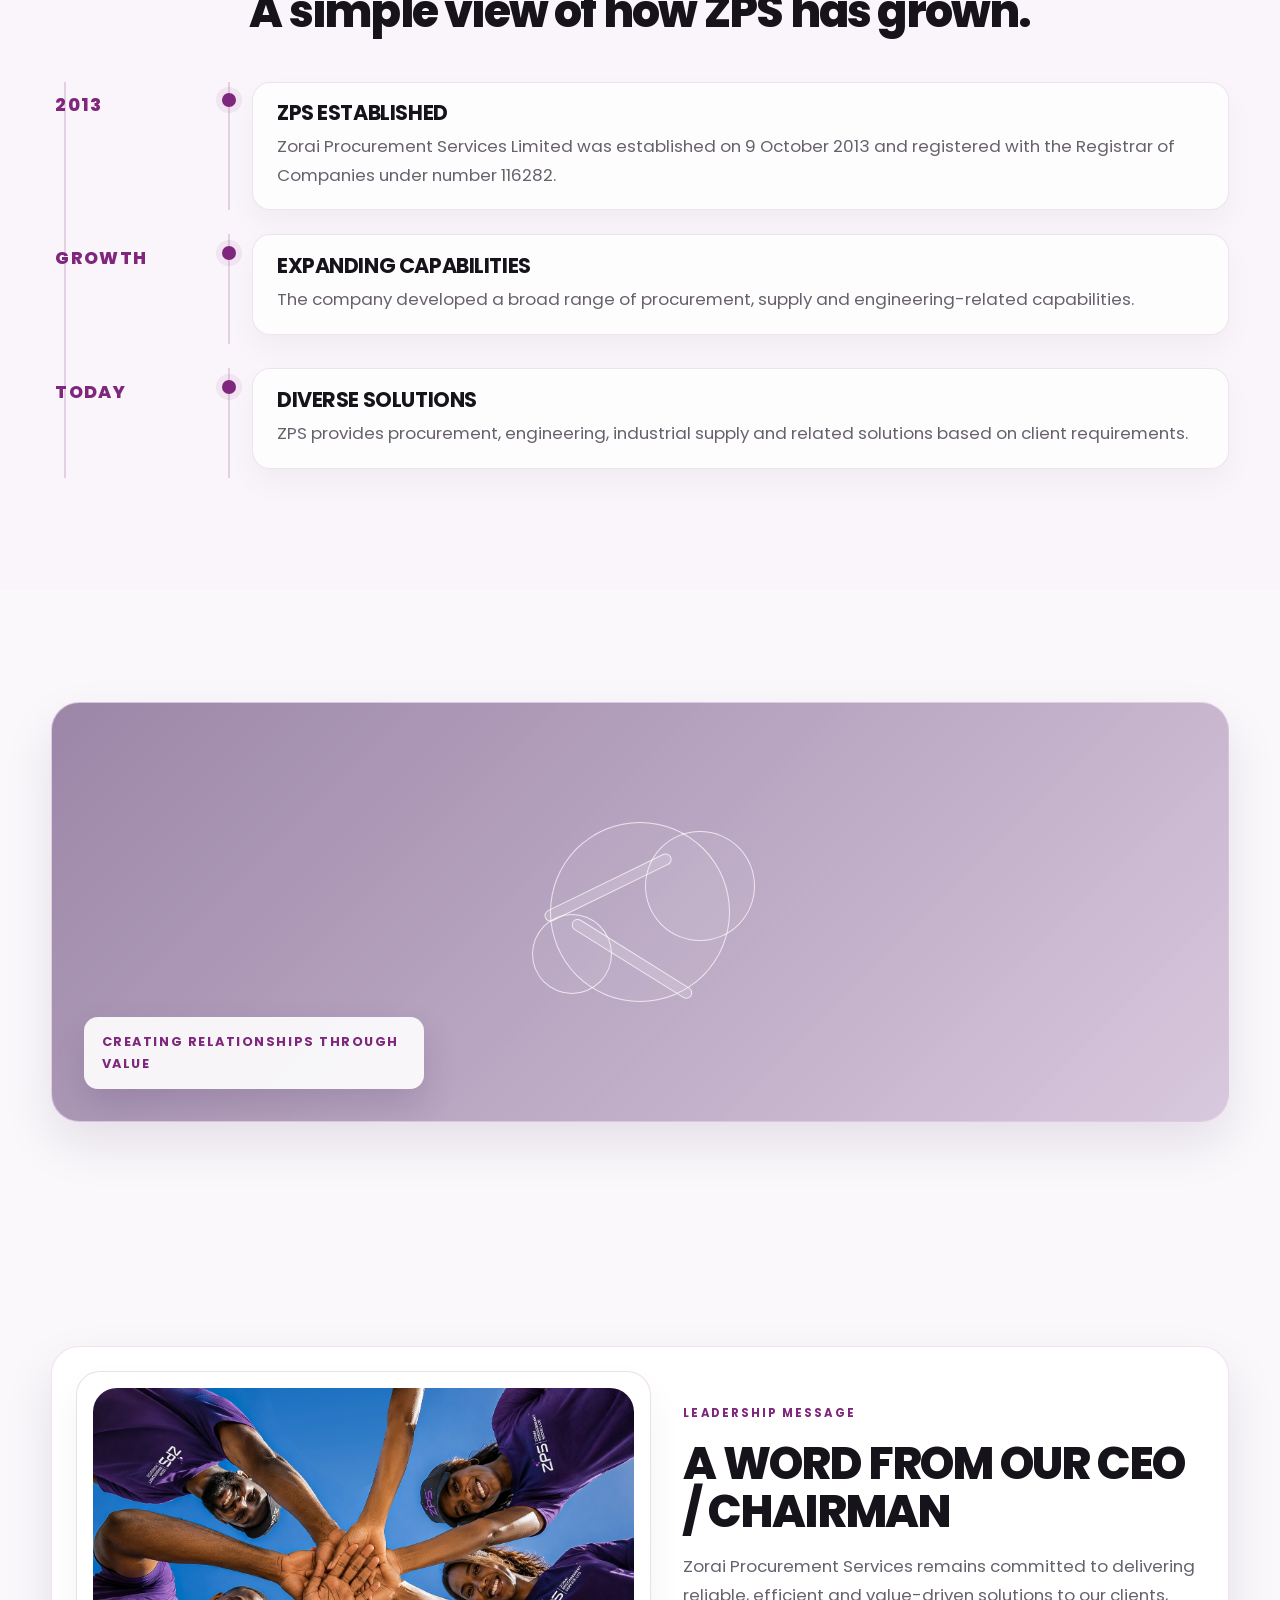
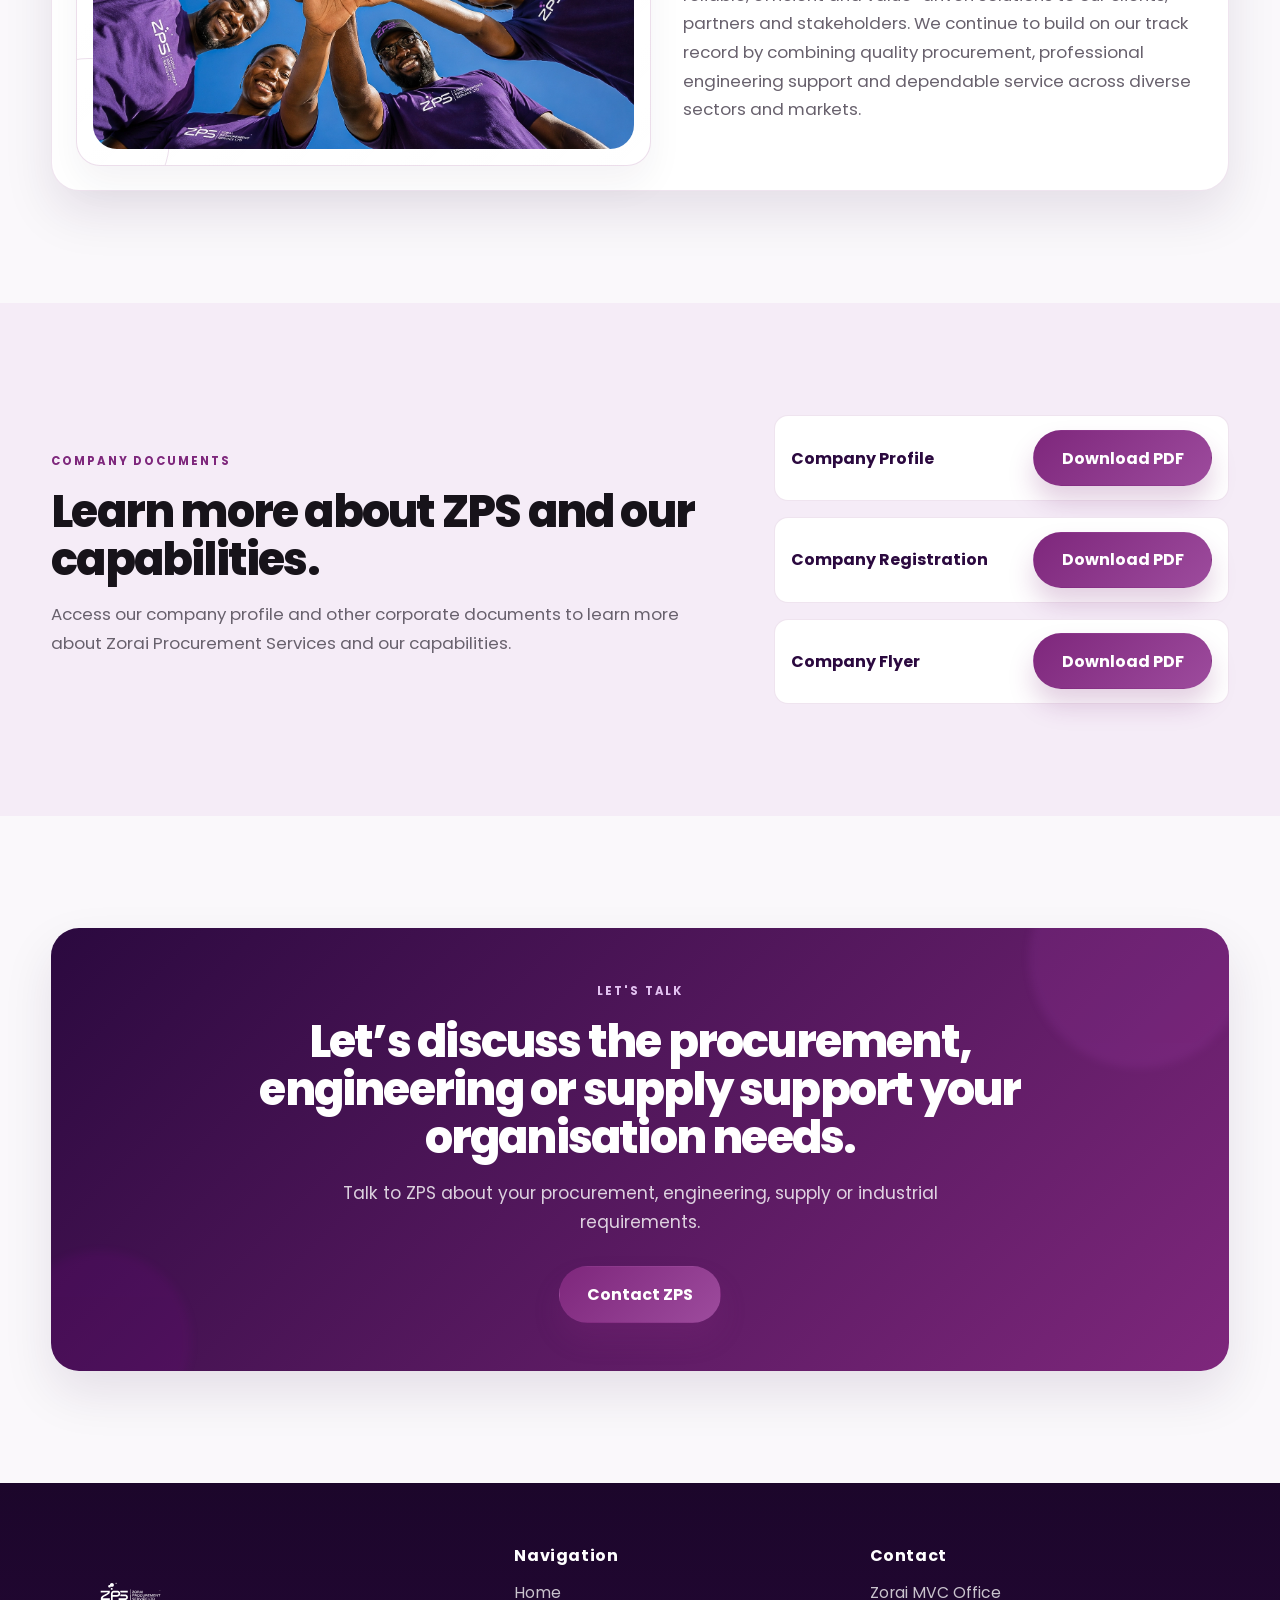
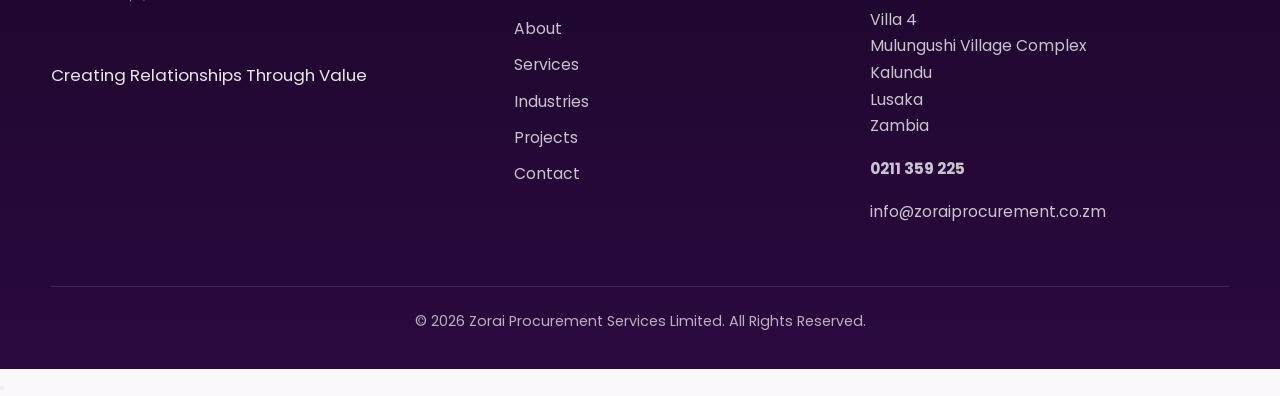
<file: about.html>
<!DOCTYPE html>
<html lang="en">
<head>
    <meta charset="UTF-8">
    <meta name="viewport" content="width=device-width, initial-scale=1.0">
    <title>About | Zorai Procurement Services Limited</title>
    <meta name="description" content="About Zorai Procurement Services Limited, a Zambian company established in 2013 providing procurement, supply, engineering and industrial solutions.">
    <link rel="preconnect" href="https://fonts.googleapis.com">
    <link rel="preconnect" href="https://fonts.gstatic.com" crossorigin>
    <link href="https://fonts.googleapis.com/css2?family=Poppins:wght@400;500;600;700;800&display=swap" rel="stylesheet">
    <link rel="stylesheet" href="css/style.css">
    <script src="js/main.js" defer></script>
    <script src="js/navigation.js" defer></script>
    <script src="js/animations.js" defer></script>
</head>
<body>
    <header class="site-header" id="header">
        <div class="nav-container">
            <a href="index.html" class="logo" aria-label="ZPS home">
                <img src="images/zorai-logo.svg" alt="Zorai Procurement Services" class="logo-image">
            </a>

            <button class="mobile-toggle" aria-label="Toggle menu" aria-controls="main-navigation" aria-expanded="false" type="button">
                <span class="hamburger"></span>
            </button>

            <nav class="main-nav" id="main-navigation" aria-label="Main menu">
                <ul>
                    <li><a href="index.html">Home</a></li>
                    <li><a href="about.html" class="active">About</a></li>
                    <li><a href="services.html">Services</a></li>
                    <li><a href="industries.html">Industries</a></li>
                    <li><a href="projects.html">Projects</a></li>
                    <li><a href="contact.html">Contact</a></li>
                </ul>
            </nav>

            <a href="contact.html" class="btn btn-header">Contact ZPS</a>
        </div>
    </header>

    <main>
        <section class="about-hero page-hero">
            <div class="container about-hero-inner">
                <div class="about-copy reveal">
                    <span class="eyebrow">ABOUT ZORAI PROCUREMENT SERVICES LIMITED</span>
                    <h1>BUILT AROUND VALUE.<br>BUILT AROUND RELATIONSHIPS.</h1>
                    <p class="hero-tag">Creating Relationships Through Value</p>
                </div>

                <div class="about-image-wrap reveal reveal-image">
                    <div class="about-visual abstract-visual" aria-label="Company overview">
                        <div class="abstract-badge">ZPS</div>
                        <svg class="abstract-icon" viewBox="0 0 220 180" role="img" aria-label="Company abstract icon" aria-hidden="true">
                            <rect x="26" y="44" width="168" height="112" rx="18" class="icon-frame"></rect>
                            <path d="M54 108h50l16-35 28 48 18-25h36" class="icon-line"></path>
                            <circle cx="59" cy="108" r="8" class="icon-dot"></circle>
                            <circle cx="108" cy="73" r="8" class="icon-dot"></circle>
                            <circle cx="158" cy="115" r="8" class="icon-dot"></circle>
                            <circle cx="183" cy="88" r="8" class="icon-dot"></circle>
                        </svg>
                    </div>
                    <span class="shape shape-one"></span>
                    <span class="shape shape-two"></span>
                    <span class="shape shape-three"></span>
                </div>
            </div>
        </section>

        <section class="section story-section">
            <div class="container story-layout">
                <div class="story-copy reveal reveal-left">
                    <span class="eyebrow eyebrow-dark">OUR STORY</span>
                    <h2>A Zambian Company With a Broad Range of Capabilities</h2>
                    <p>Zorai Procurement Services Limited (ZPS) is a wholly owned Zambian company.</p>
                    <p>The company was established on 9 October 2013 and registered with the Registrar of Companies under number 116282.</p>
                    <p>ZPS sources products and services locally and internationally according to client requirements.</p>
                    <p>The company manages logistics and supply chains to deliver products and services to local, regional and international customers.</p>
                    <p>The company has grown and diversified into a broad range of products, business opportunities and relationships.</p>
                </div>

                <div class="story-media reveal reveal-right">
                    <div class="story-image icon-panel" aria-label="Company office abstraction">
                        <svg class="panel-icon" viewBox="0 0 220 200" role="img" aria-label="Office abstraction icon" aria-hidden="true">
                            <rect x="36" y="62" width="148" height="96" rx="14" class="icon-frame"></rect>
                            <path d="M58 62V42h66v20M86 62v96M103 62v96M115 62v96M60 132h116" class="icon-line"></path>
                            <path d="M80 100h60M80 118h80" class="icon-line subtle"></path>
                        </svg>
                    </div>
                </div>
            </div>
        </section>

        <section class="section fact-section">
            <div class="container">
                <div class="fact-block reveal reveal-image">
                    <span class="fact-number">2013</span>
                    <span class="fact-label">ESTABLISHED</span>
                    <p>Zorai Procurement Services Limited was established on 9 October 2013.</p>
                </div>
            </div>
        </section>

        <section class="section approach-section">
            <div class="container">
                <div class="section-header section-header-center reveal">
                    <span class="eyebrow eyebrow-dark">OUR APPROACH</span>
                    <h2>How we work and what we value.</h2>
                </div>

                <div class="approach-grid">
                    <article class="approach-item reveal">
                        <span class="approach-number">01</span>
                        <div class="approach-line"></div>
                        <h3>CLIENT FOCUS</h3>
                        <p>We source products and services according to client requirements.</p>
                    </article>

                    <article class="approach-item reveal">
                        <span class="approach-number">02</span>
                        <div class="approach-line"></div>
                        <h3>QUALITY &amp; VALUE</h3>
                        <p>We focus on supplying quality products and services cost-effectively.</p>
                    </article>

                    <article class="approach-item reveal">
                        <span class="approach-number">03</span>
                        <div class="approach-line"></div>
                        <h3>EFFICIENCY</h3>
                        <p>We aim to provide professional and efficient service delivery.</p>
                    </article>

                    <article class="approach-item reveal">
                        <span class="approach-number">04</span>
                        <div class="approach-line"></div>
                        <h3>RELATIONSHIPS</h3>
                        <p>Creating relationships through value is central to the company's positioning.</p>
                    </article>
                </div>
            </div>
        </section>

        <section class="section mission-vision-section">
            <div class="container mission-grid">
                <article class="mission-panel reveal reveal-left">
                    <span class="eyebrow">OUR MISSION</span>
                    <h3>Responsible sourcing and efficient supply.</h3>
                    <p>The mission is focused on sourcing and supplying high-quality products and services cost-effectively to local, regional and international businesses, nongovernmental organisations and governments, with direct and efficient delivery and competitive pricing.</p>
                </article>

                <article class="mission-panel mission-panel-alt reveal reveal-right">
                    <span class="eyebrow">OUR VISION</span>
                    <h3>Professional efficiency, customer satisfaction and differentiation.</h3>
                    <p>The vision is focused on professional and efficient service delivery through the company's broad range of business activities and connections, with emphasis on effectiveness, customer satisfaction and differentiated products or services.</p>
                </article>
            </div>
        </section>

        <section class="section timeline-section">
            <div class="container">
                <div class="section-header section-header-center reveal">
                    <span class="eyebrow eyebrow-dark">COMPANY TIMELINE</span>
                    <h2>A simple view of how ZPS has grown.</h2>
                </div>

                <div class="timeline">
                    <div class="timeline-item reveal reveal-left">
                        <span class="timeline-label">2013</span>
                        <div class="timeline-line"></div>
                        <div class="timeline-copy">
                            <h3>ZPS ESTABLISHED</h3>
                            <p>Zorai Procurement Services Limited was established on 9 October 2013 and registered with the Registrar of Companies under number 116282.</p>
                        </div>
                    </div>

                    <div class="timeline-item reveal">
                        <span class="timeline-label">GROWTH</span>
                        <div class="timeline-line"></div>
                        <div class="timeline-copy">
                            <h3>EXPANDING CAPABILITIES</h3>
                            <p>The company developed a broad range of procurement, supply and engineering-related capabilities.</p>
                        </div>
                    </div>

                    <div class="timeline-item reveal reveal-right">
                        <span class="timeline-label">TODAY</span>
                        <div class="timeline-line"></div>
                        <div class="timeline-copy">
                            <h3>DIVERSE SOLUTIONS</h3>
                            <p>ZPS provides procurement, engineering, industrial supply and related solutions based on client requirements.</p>
                        </div>
                    </div>
                </div>
            </div>
        </section>

        <section class="section image-band-section">
            <div class="container">
                <div class="about-image-band reveal reveal-image" aria-label="Company values abstract graphic">
                    <div class="band-graphic" aria-hidden="true">
                        <span class="band-ring ring-one"></span>
                        <span class="band-ring ring-two"></span>
                        <span class="band-ring ring-three"></span>
                        <span class="band-bar bar-one"></span>
                        <span class="band-bar bar-two"></span>
                    </div>
                    <div class="image-band-overlay">CREATING RELATIONSHIPS THROUGH VALUE</div>
                </div>
            </div>
        </section>

        <section class="section founder-message-section">
            <div class="container founder-message-layout reveal">
                <div class="founder-photo-wrap">
                    <div class="founder-photo founder-portrait" aria-label="Zorai Procurement Services leadership portrait">
                        <img src="images/team.webp" alt="Zorai Procurement Services leadership team" class="fit-image" style="border-radius: 24px;">
                    </div>
                </div>

                <div class="founder-copy">
                    <span class="eyebrow eyebrow-dark">LEADERSHIP MESSAGE</span>
                    <h2>A WORD FROM OUR CEO / CHAIRMAN</h2>
                    <p>Zorai Procurement Services remains committed to delivering reliable, efficient and value-driven solutions to our clients, partners and stakeholders. We continue to build on our track record by combining quality procurement, professional engineering support and dependable service across diverse sectors and markets.</p>
                </div>
            </div>
        </section>

        <section class="section documents-section">
            <div class="container intro-layout documents-layout">
                <div class="intro-copy reveal reveal-left">
                    <span class="eyebrow eyebrow-dark">COMPANY DOCUMENTS</span>
                    <h2>Learn more about ZPS and our capabilities.</h2>
                    <p>Access our company profile and other corporate documents to learn more about Zorai Procurement Services and our capabilities.</p>
                </div>

                <div class="documents-action reveal reveal-right">
                    <div class="documents-list">
                        <div class="document-item">
                            <div class="document-meta">
                                <strong>Company Profile</strong>
                            </div>
                            <a href="documents/cp-zps.pdf" class="btn btn-primary" download>Download PDF</a>
                        </div>

                        <div class="document-item">
                            <div class="document-meta">
                                <strong>Company Registration</strong>
                            </div>
                            <a href="documents/zorai-zppa-supplierRegistrationConfirmation.pdf" class="btn btn-primary" download>Download PDF</a>
                        </div>

                        <div class="document-item">
                            <div class="document-meta">
                                <strong>Company Flyer</strong>
                            </div>
                            <a href="documents/a5-single-side-flyer-1.pdf" class="btn btn-primary" download>Download PDF</a>
                        </div>
                    </div>
                </div>
            </div>
        </section>

        <section class="section cta-section">
            <div class="container">
                <div class="cta-panel reveal">
                    <span class="eyebrow">LET'S TALK</span>
                    <h2>Let’s discuss the procurement, engineering or supply support your organisation needs.</h2>
                    <p>Talk to ZPS about your procurement, engineering, supply or industrial requirements.</p>
                    <div class="cta-row center-row">
                        <a href="contact.html" class="btn btn-primary">Contact ZPS</a>
                    </div>
                </div>
            </div>
        </section>
    </main>

    <footer class="site-footer">
        <div class="container">
            <div class="footer-grid">
                <div class="footer-col footer-brand">
                    <a href="index.html" class="logo footer-logo" aria-label="ZPS home">
                        <img src="images/zorai-logo.svg" alt="Zorai Procurement Services" class="logo-image">
                    </a>
                    <p class="brand-tag">Creating Relationships Through Value</p>
                </div>

                <div class="footer-col">
                    <h4>Navigation</h4>
                    <ul class="footer-links">
                        <li><a href="index.html">Home</a></li>
                        <li><a href="about.html">About</a></li>
                        <li><a href="services.html">Services</a></li>
                        <li><a href="industries.html">Industries</a></li>
                        <li><a href="projects.html">Projects</a></li>
                        <li><a href="contact.html">Contact</a></li>
                    </ul>
                </div>

                <div class="footer-col">
                    <h4>Contact</h4>
                    <p>Zorai MVC Office<br>Villa 4<br>Mulungushi Village Complex<br>Kalundu<br>Lusaka<br>Zambia</p>
                    <p class="footer-phone">0211 359 225</p>
                    <p><a href="mailto:info@zoraiprocurement.co.zm">info@zoraiprocurement.co.zm</a></p>
                </div>
            </div>

            <div class="footer-bottom">
                <p>© 2026 Zorai Procurement Services Limited. All Rights Reserved.</p>
            </div>
        </div>
    </footer>
</body>
</html>
</file>
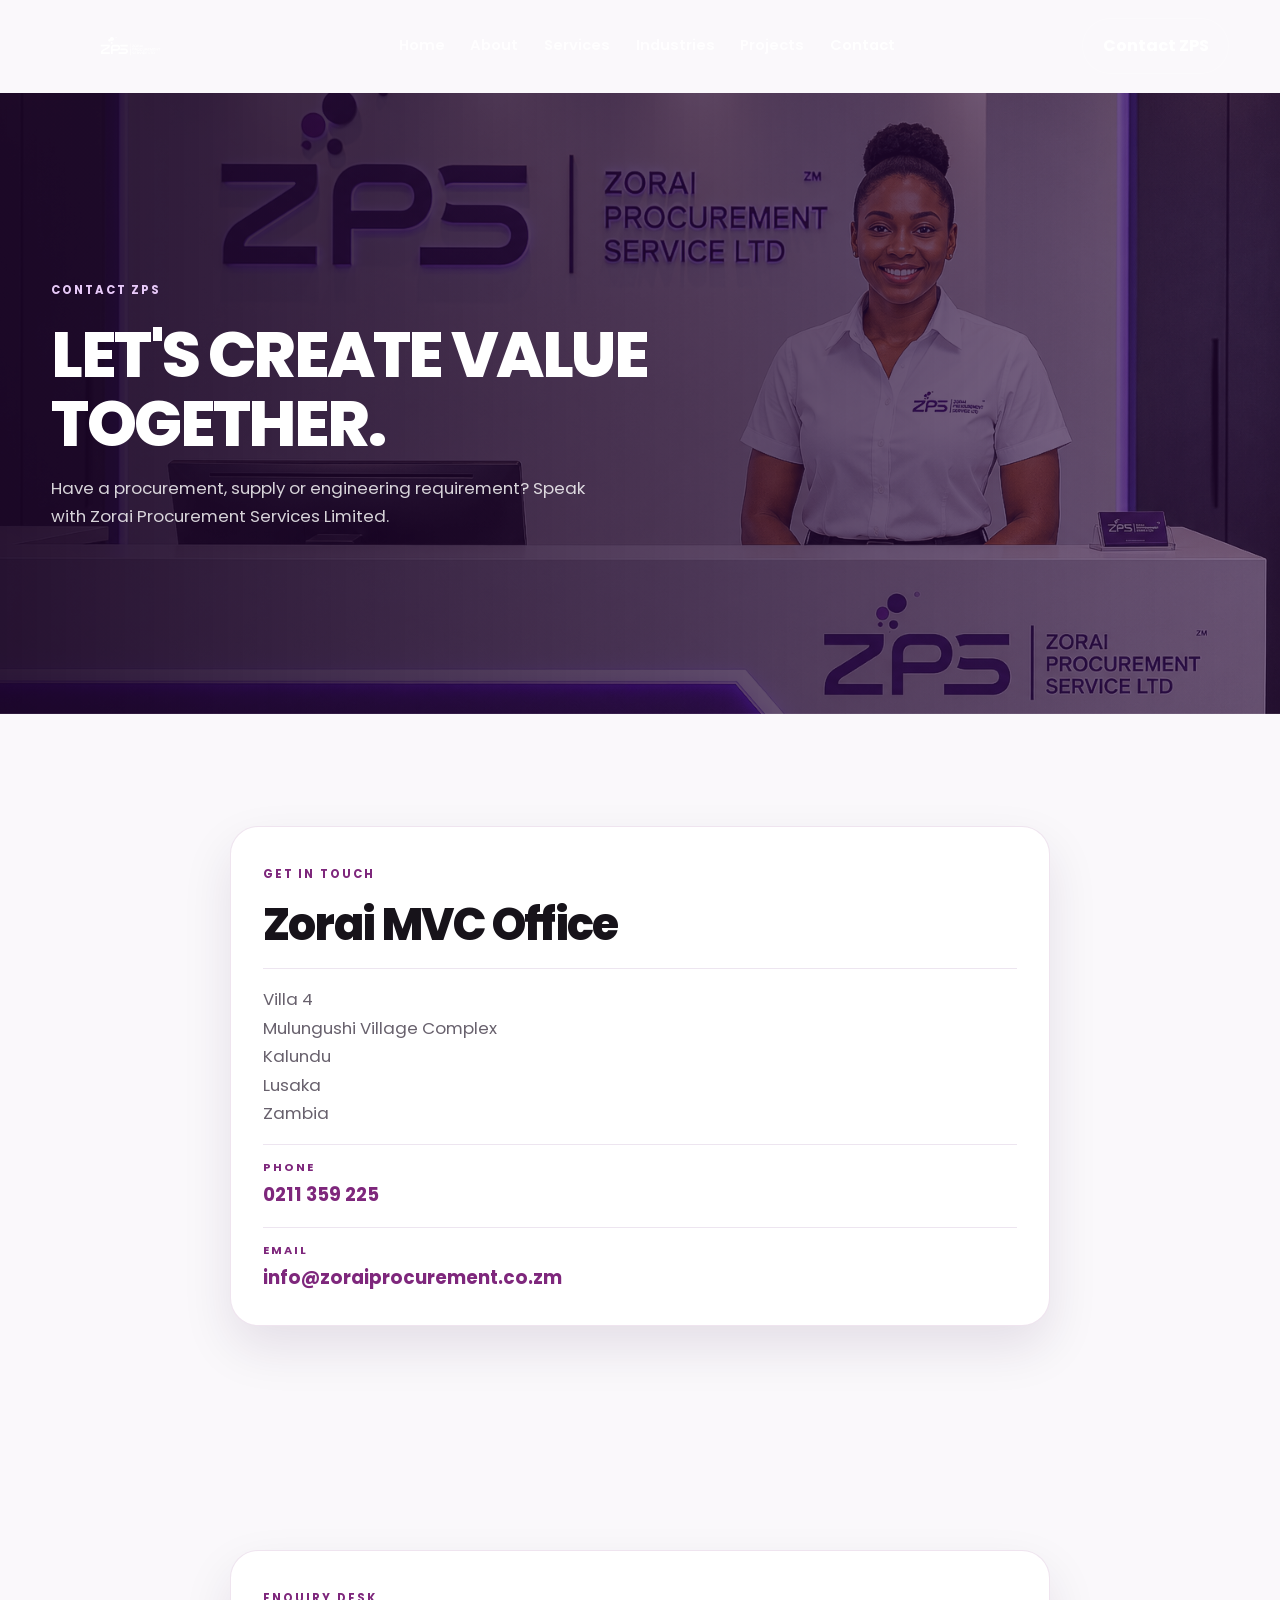
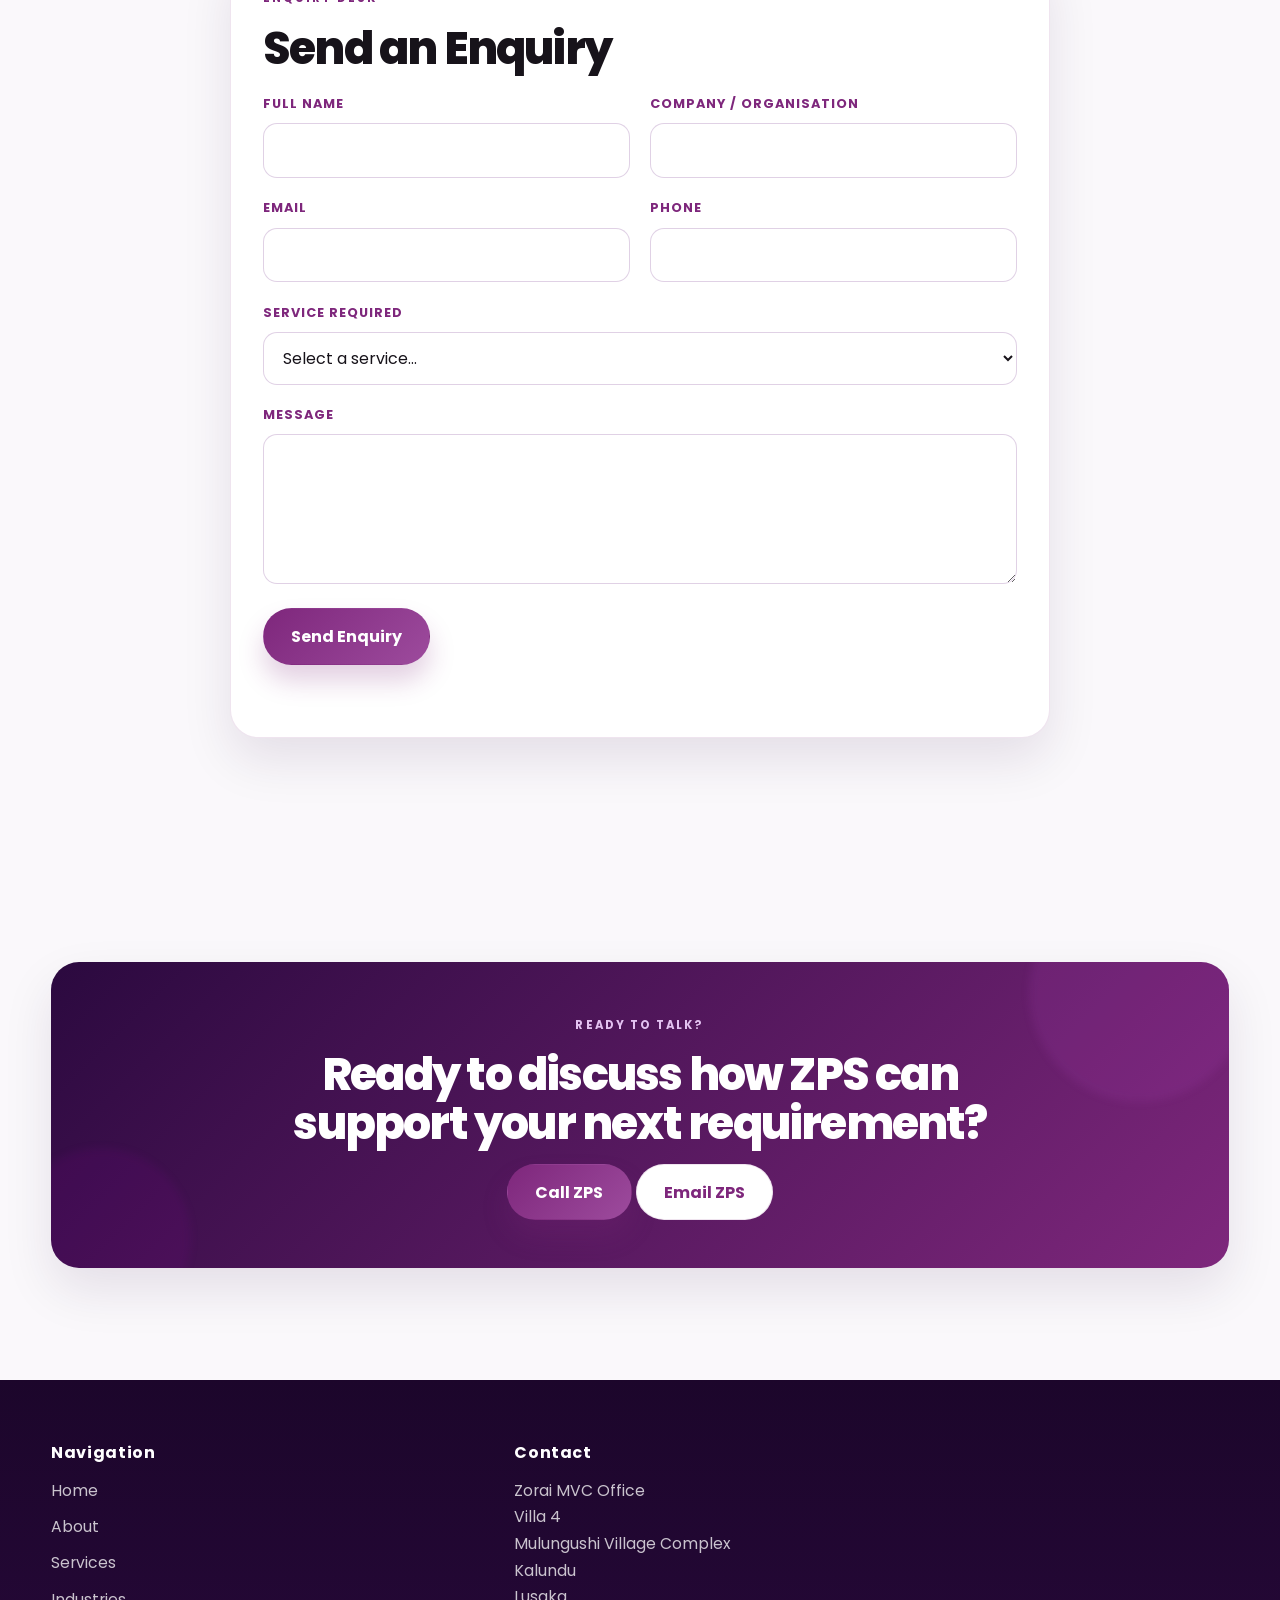
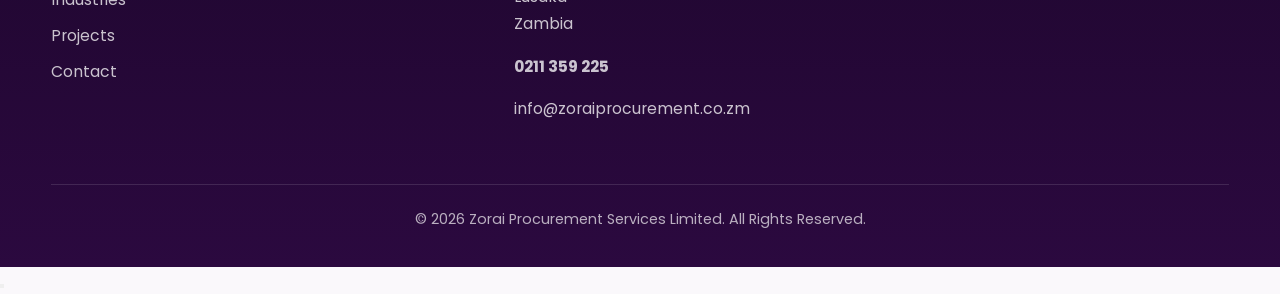
<file: contact.html>
<!DOCTYPE html>
<html lang="en">
<head>
    <meta charset="UTF-8">
    <meta name="viewport" content="width=device-width, initial-scale=1.0">
    <title>Contact | Zorai Procurement Services Limited</title>
    <meta name="description" content="Contact Zorai Procurement Services Limited to discuss your procurement, supply or engineering requirements.">
    <link rel="preconnect" href="https://fonts.googleapis.com">
    <link rel="preconnect" href="https://fonts.gstatic.com" crossorigin>
    <link href="https://fonts.googleapis.com/css2?family=Poppins:wght@400;500;600;700;800&display=swap" rel="stylesheet">
    <link rel="stylesheet" href="css/style.css">
    <script src="js/main.js" defer></script>
    <script src="js/navigation.js" defer></script>
    <script src="js/animations.js" defer></script>
    <script src="js/forms.js" defer></script>
</head>
<body>
    <header class="site-header" id="header">
        <div class="nav-container">
            <a href="index.html" class="logo" aria-label="ZPS home">
                <img src="images/zorai-logo.svg" alt="Zorai Procurement Services" class="logo-image">
            </a>

            <button class="mobile-toggle" aria-label="Toggle menu" aria-controls="main-navigation" aria-expanded="false" type="button">
                <span class="hamburger"></span>
            </button>

            <nav class="main-nav" id="main-navigation" aria-label="Main menu">
                <ul>
                    <li><a href="index.html">Home</a></li>
                    <li><a href="about.html">About</a></li>
                    <li><a href="services.html">Services</a></li>
                    <li><a href="industries.html">Industries</a></li>
                    <li><a href="projects.html">Projects</a></li>
                    <li><a href="contact.html" class="active">Contact</a></li>
                </ul>
            </nav>

            <a href="contact.html" class="btn btn-header">Contact ZPS</a>
        </div>
    </header>

    <main>
        <section class="contact-hero page-hero">
            <div class="container contact-hero-inner">
                <div class="contact-copy reveal">
                    <span class="eyebrow">CONTACT ZPS</span>
                    <h1>LET'S CREATE VALUE TOGETHER.</h1>
                    <p>Have a procurement, supply or engineering requirement? Speak with Zorai Procurement Services Limited.</p>
                </div>
            </div>
        </section>

        <section class="section contact-details-section">
            <div class="container contact-layout">
                <div class="contact-panel reveal reveal-left">
                    <span class="eyebrow eyebrow-dark">GET IN TOUCH</span>
                    <h2>Zorai MVC Office</h2>
                    <div class="contact-info-block">
                        <p>Villa 4<br>Mulungushi Village Complex<br>Kalundu<br>Lusaka<br>Zambia</p>
                    </div>

                    <div class="contact-info-block">
                        <h3>PHONE</h3>
                        <a href="tel:0211359225" class="contact-link">0211 359 225</a>
                    </div>

                    <div class="contact-info-block">
                        <h3>EMAIL</h3>
                        <a href="mailto:info@zoraiprocurement.co.zm" class="contact-link">info@zoraiprocurement.co.zm</a>
                    </div>
                </div>
            </div>
        </section>

        <section class="section contact-form-section">
            <div class="container contact-form-wrap">
                <div class="form-card reveal">
                    <span class="eyebrow eyebrow-dark">ENQUIRY DESK</span>
                    <h2>Send an Enquiry</h2>

                    <form id="contact-form" novalidate>
                        <div class="form-grid">
                            <div class="form-group">
                                <label for="name">Full Name</label>
                                <input type="text" id="name" name="name" required>
                            </div>

                            <div class="form-group">
                                <label for="company">Company / Organisation</label>
                                <input type="text" id="company" name="company" required>
                            </div>

                            <div class="form-group">
                                <label for="email">Email</label>
                                <input type="email" id="email" name="email" required>
                            </div>

                            <div class="form-group">
                                <label for="phone">Phone</label>
                                <input type="tel" id="phone" name="phone" required>
                            </div>

                            <div class="form-group full-width">
                                <label for="service">Service Required</label>
                                <select id="service" name="service" required>
                                    <option value="">Select a service...</option>
                                    <option>General Procurement</option>
                                    <option>Vehicle Batteries</option>
                                    <option>Commodities</option>
                                    <option>Civil Engineering</option>
                                    <option>Plumbing</option>
                                    <option>Electrical Engineering</option>
                                    <option>Mechanical Engineering</option>
                                    <option>Industrial Supplies</option>
                                    <option>Interior &amp; Home Solutions</option>
                                    <option>Civil Servant Programme</option>
                                    <option>Other</option>
                                </select>
                                <div id="service-context" class="service-context" aria-live="polite" hidden></div>
                            </div>

                            <div class="form-group full-width">
                                <label for="message">Message</label>
                                <textarea id="message" name="message" required></textarea>
                            </div>
                        </div>

                        <div class="form-actions">
                            <button type="submit" class="btn btn-primary">Send Enquiry</button>
                        </div>

                        <div id="form-status" class="form-status" aria-live="polite"></div>
                    </form>
                </div>
            </div>
        </section>

        <section class="section cta-section">
            <div class="container">
                <div class="cta-panel reveal">
                    <span class="eyebrow">READY TO TALK?</span>
                    <h2>Ready to discuss how ZPS can support your next requirement?</h2>
                    <div class="cta-row center-row">
                        <a href="tel:0211359225" class="btn btn-primary">Call ZPS</a>
                        <a href="mailto:info@zoraiprocurement.co.zm" class="btn btn-light">Email ZPS</a>
                    </div>
                </div>
            </div>
        </section>
    </main>

    <footer class="site-footer">
        <div class="container">
            <div class="footer-grid">

                <div class="footer-col">
                    <h4>Navigation</h4>
                    <ul class="footer-links">
                        <li><a href="index.html">Home</a></li>
                        <li><a href="about.html">About</a></li>
                        <li><a href="services.html">Services</a></li>
                        <li><a href="industries.html">Industries</a></li>
                        <li><a href="projects.html">Projects</a></li>
                        <li><a href="contact.html">Contact</a></li>
                    </ul>
                </div>

                <div class="footer-col">
                    <h4>Contact</h4>
                    <p>Zorai MVC Office<br>Villa 4<br>Mulungushi Village Complex<br>Kalundu<br>Lusaka<br>Zambia</p>
                    <p class="footer-phone">0211 359 225</p>
                    <p><a href="mailto:info@zoraiprocurement.co.zm">info@zoraiprocurement.co.zm</a></p>
                </div>
            </div>

            <div class="footer-bottom">
                <p>© 2026 Zorai Procurement Services Limited. All Rights Reserved.</p>
            </div>
        </div>
    </footer>
</body>
</html>
</file>
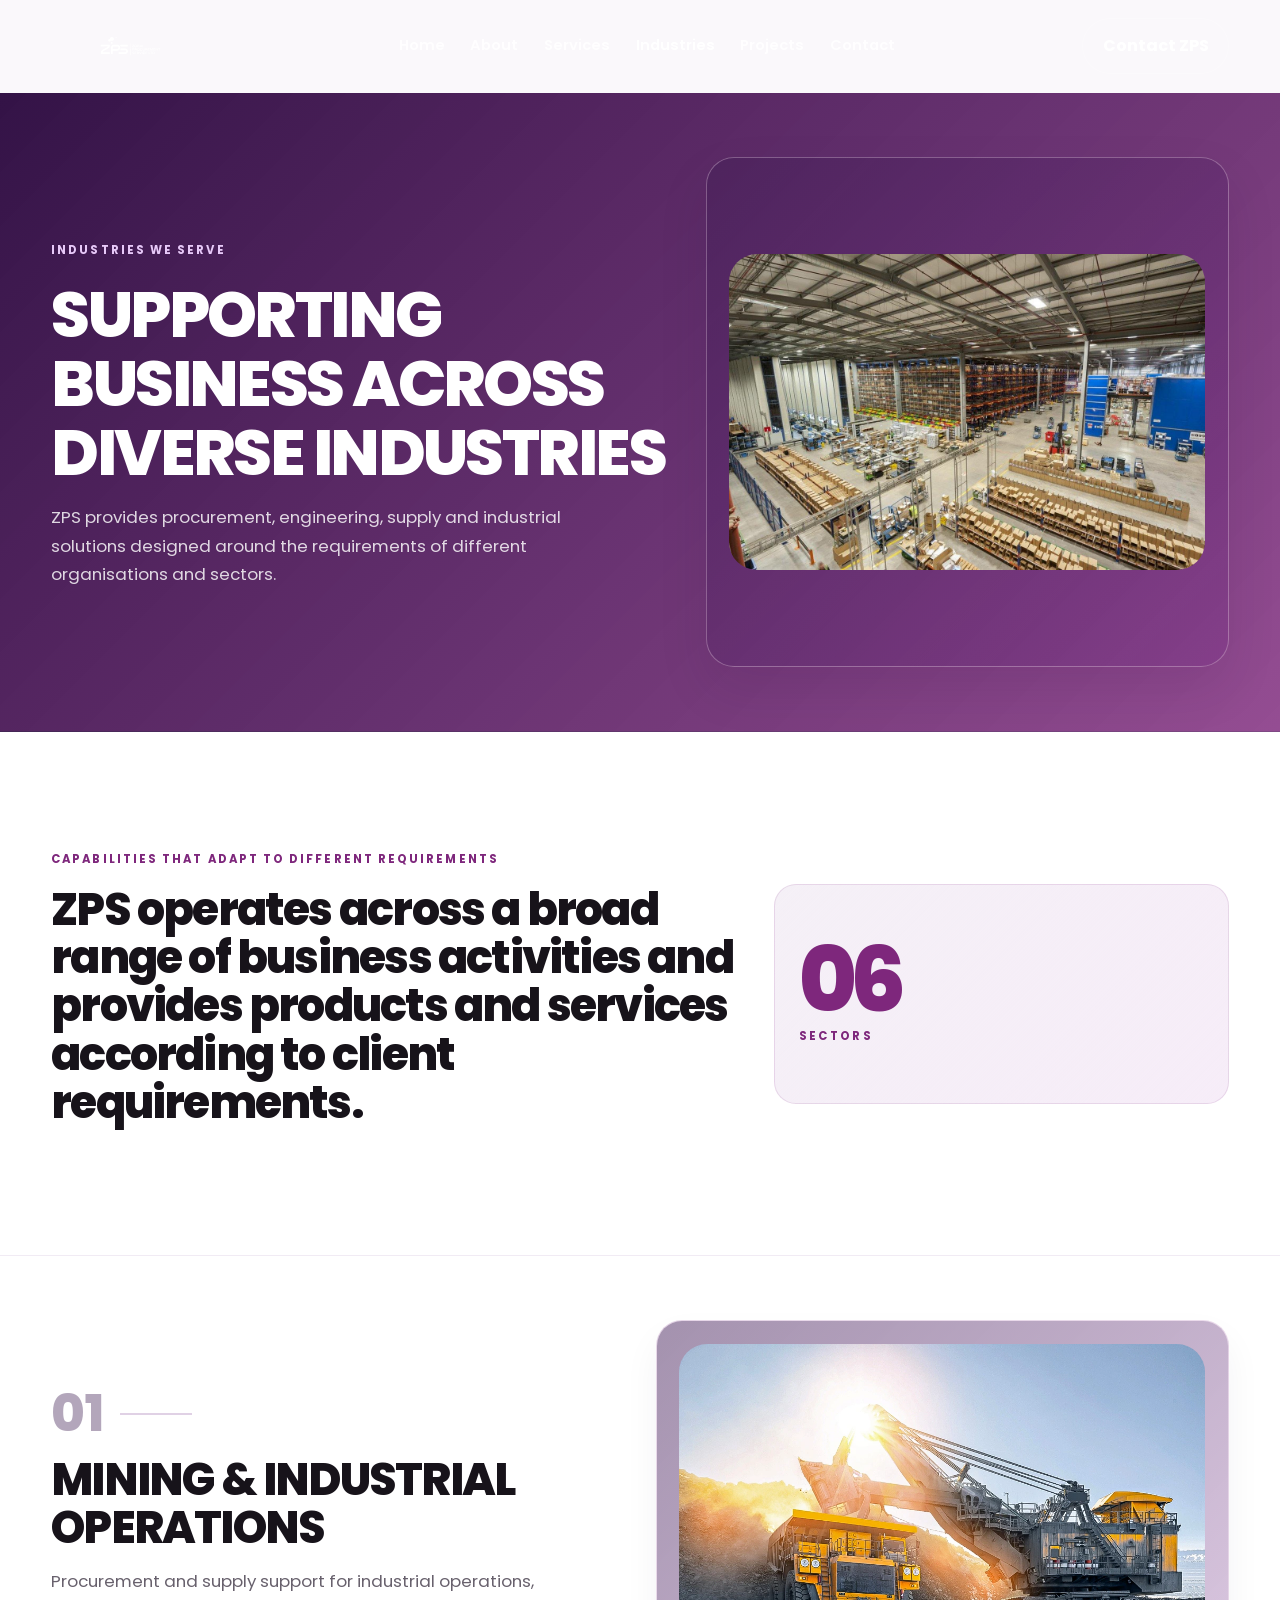
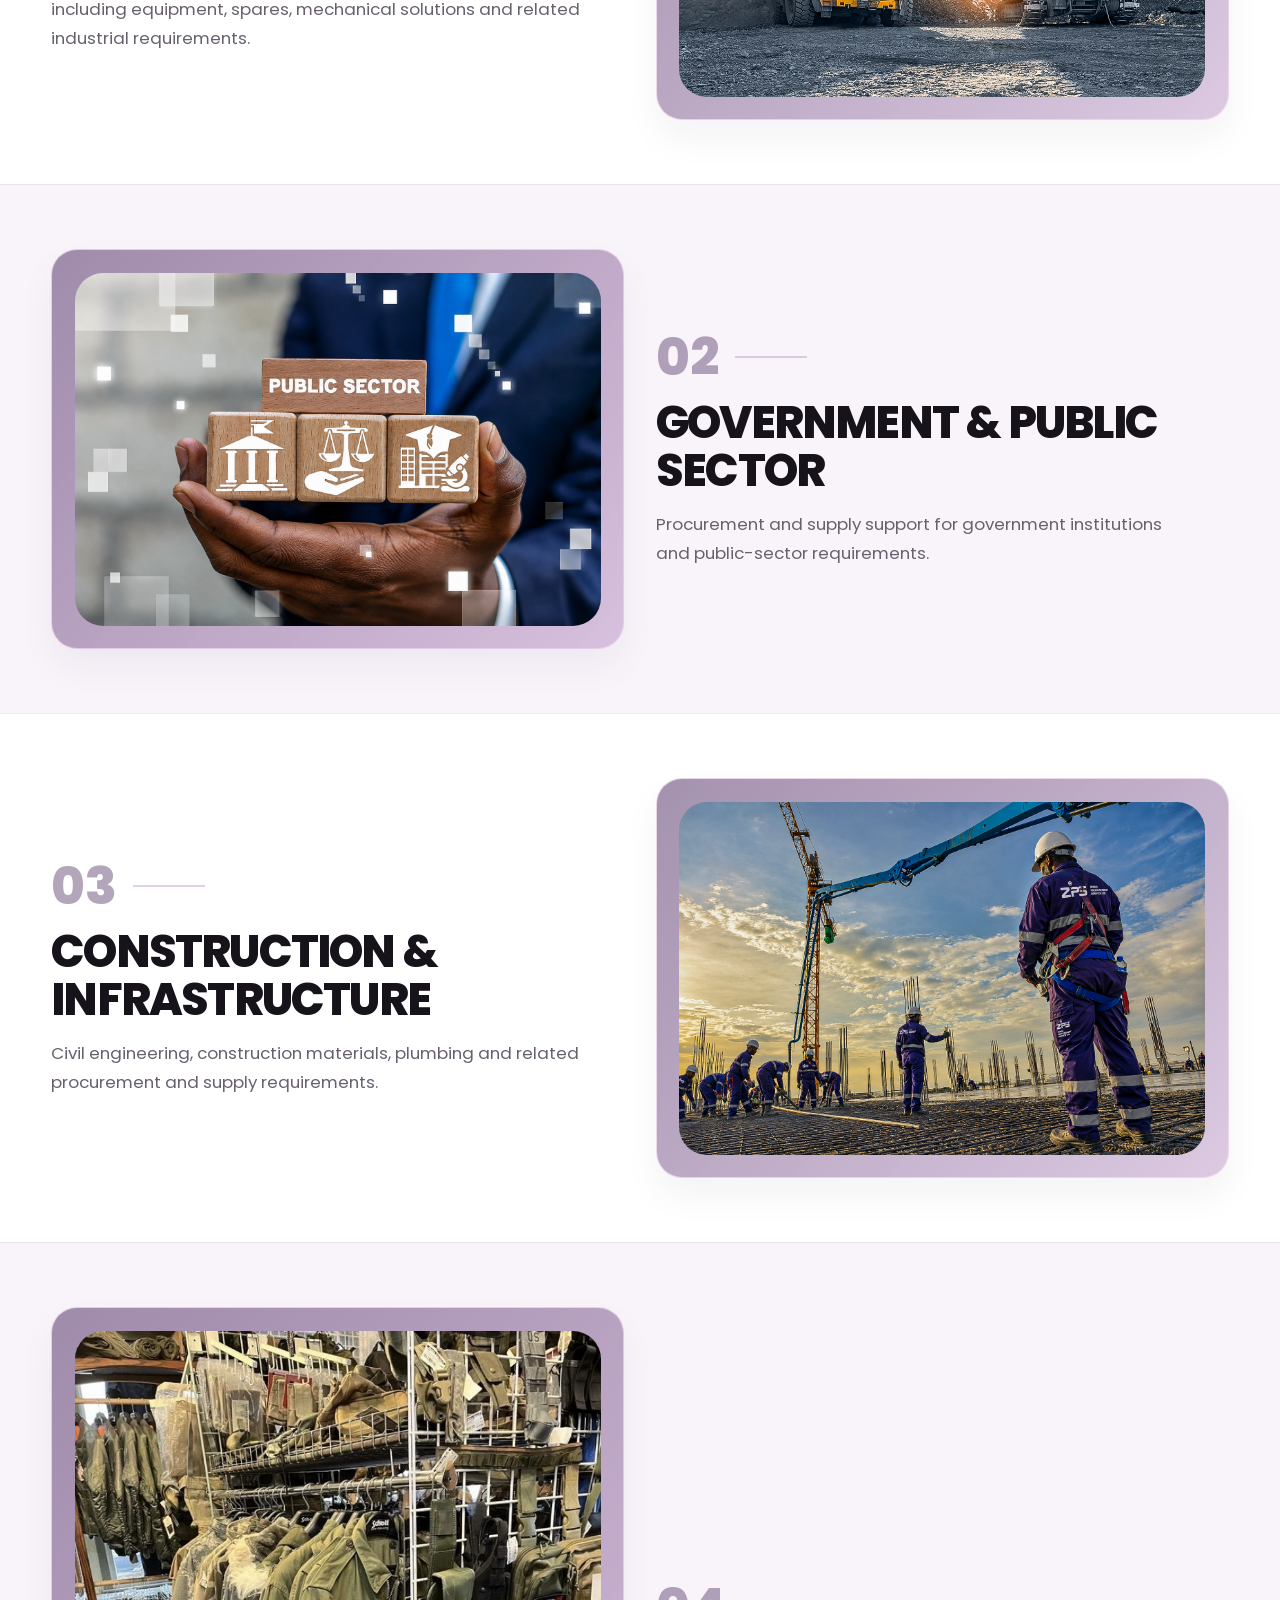
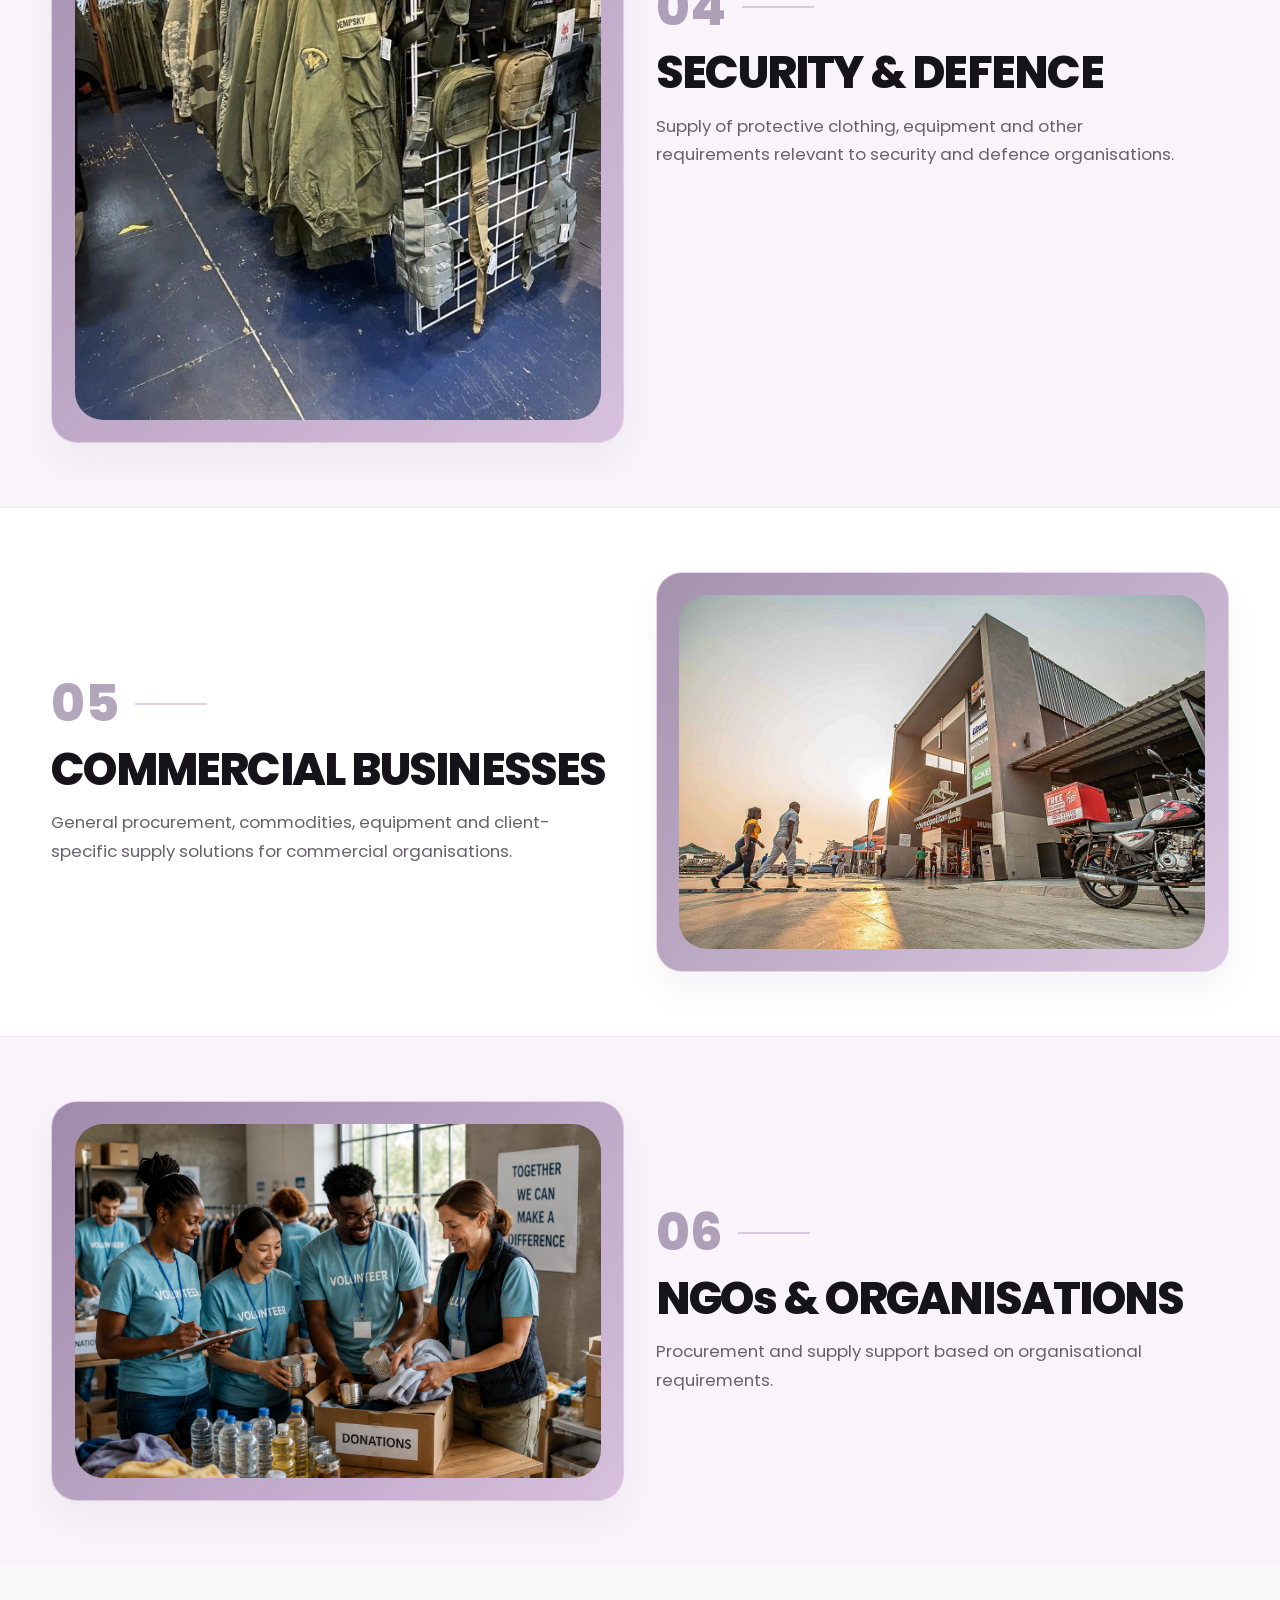
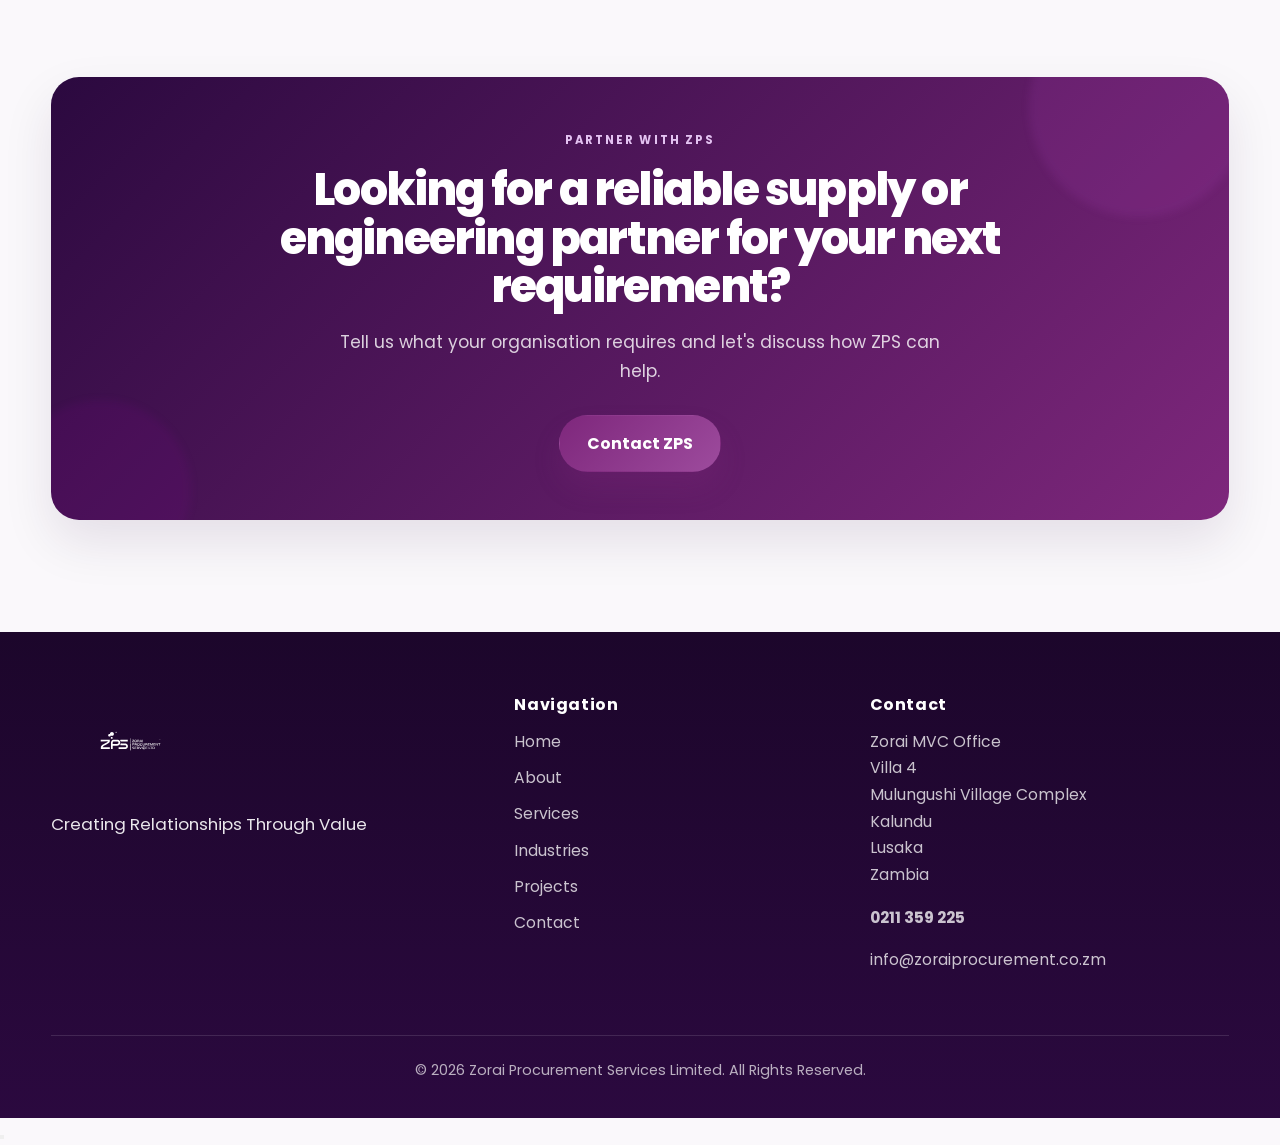
<file: industries.html>
<!DOCTYPE html>
<html lang="en">
<head>
    <meta charset="UTF-8">
    <meta name="viewport" content="width=device-width, initial-scale=1.0">
    <title>Industries | Zorai Procurement Services Limited</title>
    <meta name="description" content="Industries served by Zorai Procurement Services Limited, including mining, government, construction, security, commercial and NGO sectors.">
    <link rel="preconnect" href="https://fonts.googleapis.com">
    <link rel="preconnect" href="https://fonts.gstatic.com" crossorigin>
    <link href="https://fonts.googleapis.com/css2?family=Poppins:wght@400;500;600;700;800&display=swap" rel="stylesheet">
    <link rel="stylesheet" href="css/style.css">
    <script src="js/main.js" defer></script>
    <script src="js/navigation.js" defer></script>
    <script src="js/animations.js" defer></script>
</head>
<body>
    <header class="site-header" id="header">
        <div class="nav-container">
            <a href="index.html" class="logo" aria-label="ZPS home">
                <img src="images/zorai-logo.svg" alt="Zorai Procurement Services" class="logo-image">
            </a>

            <button class="mobile-toggle" aria-label="Toggle menu" aria-controls="main-navigation" aria-expanded="false" type="button">
                <span class="hamburger"></span>
            </button>

            <nav class="main-nav" id="main-navigation" aria-label="Main menu">
                <ul>
                    <li><a href="index.html">Home</a></li>
                    <li><a href="about.html">About</a></li>
                    <li><a href="services.html">Services</a></li>
                    <li><a href="industries.html" class="active">Industries</a></li>
                    <li><a href="projects.html">Projects</a></li>
                    <li><a href="contact.html">Contact</a></li>
                </ul>
            </nav>

            <a href="contact.html" class="btn btn-header">Contact ZPS</a>
        </div>
    </header>

    <main>
        <section class="industries-hero page-hero">
            <div class="container industries-hero-inner">
                <div class="industries-copy reveal">
                    <span class="eyebrow">INDUSTRIES WE SERVE</span>
                    <h1>SUPPORTING BUSINESS ACROSS DIVERSE INDUSTRIES</h1>
                    <p>ZPS provides procurement, engineering, supply and industrial solutions designed around the requirements of different organisations and sectors.</p>
                </div>

                <div class="industries-visual reveal reveal-image">
                    <div class="industries-image" aria-label="Industrial overview image">
                        <img src="images/industries-hero.jpg" alt="Industrial operations overview" class="fit-image" style="border-radius: 28px;">
                    </div>
                </div>
            </div>
        </section>

        <section class="section industries-intro">
            <div class="container intro-layout">
                <div class="intro-copy reveal reveal-left">
                    <span class="eyebrow eyebrow-dark">CAPABILITIES THAT ADAPT TO DIFFERENT REQUIREMENTS</span>
                    <h2>ZPS operates across a broad range of business activities and provides products and services according to client requirements.</h2>
                </div>

                <div class="intro-metric reveal reveal-right">
                    <span class="metric-number">06</span>
                    <span class="metric-label">SECTORS</span>
                </div>
            </div>
        </section>

        <section class="industry-feature-block">
            <div class="container industry-feature reveal">
                <div class="industry-feature-copy">
                    <div class="feature-header">
                        <span class="feature-number">01</span>
                        <span class="feature-accent" aria-hidden="true"></span>
                    </div>
                    <h2>MINING &amp; INDUSTRIAL OPERATIONS</h2>
                    <p>Procurement and supply support for industrial operations, including equipment, spares, mechanical solutions and related industrial requirements.</p>
                </div>
                <div class="industry-feature-media">
                    <div class="industry-figure" aria-label="Mining and industrial operations image">
                        <img src="images/mining-industrial-operations.webp" alt="Mining and industrial operations" class="fit-image" style="border-radius: 28px;">
                    </div>
                </div>
            </div>
        </section>

        <section class="industry-feature-block industry-feature-alt">
            <div class="container industry-feature reverse reveal">
                <div class="industry-feature-copy">
                    <div class="feature-header">
                        <span class="feature-number">02</span>
                        <span class="feature-accent" aria-hidden="true"></span>
                    </div>
                    <h2>GOVERNMENT &amp; PUBLIC SECTOR</h2>
                    <p>Procurement and supply support for government institutions and public-sector requirements.</p>
                </div>
                <div class="industry-feature-media">
                    <div class="industry-figure" aria-label="Government and public sector image">
                        <img src="images/public-sector.png" alt="Government and public sector" class="fit-image" style="border-radius: 28px;">
                    </div>
                </div>
            </div>
        </section>

        <section class="industry-feature-block">
            <div class="container industry-feature reveal">
                <div class="industry-feature-copy">
                    <div class="feature-header">
                        <span class="feature-number">03</span>
                        <span class="feature-accent" aria-hidden="true"></span>
                    </div>
                    <h2>CONSTRUCTION &amp; INFRASTRUCTURE</h2>
                    <p>Civil engineering, construction materials, plumbing and related procurement and supply requirements.</p>
                </div>
                <div class="industry-feature-media">
                    <div class="industry-figure" aria-label="Construction and infrastructure image">
                        <img src="images/construction-infrastructure.png" alt="Construction and infrastructure" class="fit-image" style="border-radius: 28px;">
                    </div>
                </div>
            </div>
        </section>

        <section class="industry-feature-block industry-feature-alt">
            <div class="container industry-feature reverse reveal">
                <div class="industry-feature-copy">
                    <div class="feature-header">
                        <span class="feature-number">04</span>
                        <span class="feature-accent" aria-hidden="true"></span>
                    </div>
                    <h2>SECURITY &amp; DEFENCE</h2>
                    <p>Supply of protective clothing, equipment and other requirements relevant to security and defence organisations.</p>
                </div>
                <div class="industry-feature-media">
                    <div class="industry-figure" aria-label="Security and defence image">
                        <img src="images/military-equipment1.webp" alt="Security and defence" class="fit-image" style="border-radius: 28px;">
                    </div>
                </div>
            </div>
        </section>

        <section class="industry-feature-block">
            <div class="container industry-feature reveal">
                <div class="industry-feature-copy">
                    <div class="feature-header">
                        <span class="feature-number">05</span>
                        <span class="feature-accent" aria-hidden="true"></span>
                    </div>
                    <h2>COMMERCIAL BUSINESSES</h2>
                    <p>General procurement, commodities, equipment and client-specific supply solutions for commercial organisations.</p>
                </div>
                <div class="industry-feature-media">
                    <div class="industry-figure" aria-label="Commercial business image">
                        <img src="images/commercial-businesses.webp" alt="Commercial businesses" class="fit-image" style="border-radius: 28px;">
                    </div>
                </div>
            </div>
        </section>

        <section class="industry-feature-block industry-feature-alt">
            <div class="container industry-feature reverse reveal">
                <div class="industry-feature-copy">
                    <div class="feature-header">
                        <span class="feature-number">06</span>
                        <span class="feature-accent" aria-hidden="true"></span>
                    </div>
                    <h2>NGOs &amp; ORGANISATIONS</h2>
                    <p>Procurement and supply support based on organisational requirements.</p>
                </div>
                <div class="industry-feature-media">
                    <div class="industry-figure" aria-label="NGO and organisation image">
                        <img src="images/ngos.webp" alt="NGOs and organisations" class="fit-image" style="border-radius: 28px;">
                    </div>
                </div>
            </div>
        </section>

        <section class="section cta-section">
            <div class="container">
                <div class="cta-panel reveal">
                    <span class="eyebrow">PARTNER WITH ZPS</span>
                    <h2>Looking for a reliable supply or engineering partner for your next requirement?</h2>
                    <p>Tell us what your organisation requires and let's discuss how ZPS can help.</p>
                    <div class="cta-row center-row">
                        <a href="contact.html" class="btn btn-primary">Contact ZPS</a>
                    </div>
                </div>
            </div>
        </section>
    </main>

    <footer class="site-footer">
        <div class="container">
            <div class="footer-grid">
                <div class="footer-col footer-brand">
                    <a href="index.html" class="logo footer-logo" aria-label="ZPS home">
                        <img src="images/zorai-logo.svg" alt="Zorai Procurement Services" class="logo-image">
                    </a>
                    <p class="brand-tag">Creating Relationships Through Value</p>
                </div>

                <div class="footer-col">
                    <h4>Navigation</h4>
                    <ul class="footer-links">
                        <li><a href="index.html">Home</a></li>
                        <li><a href="about.html">About</a></li>
                        <li><a href="services.html">Services</a></li>
                        <li><a href="industries.html">Industries</a></li>
                        <li><a href="projects.html">Projects</a></li>
                        <li><a href="contact.html">Contact</a></li>
                    </ul>
                </div>

                <div class="footer-col">
                    <h4>Contact</h4>
                    <p>Zorai MVC Office<br>Villa 4<br>Mulungushi Village Complex<br>Kalundu<br>Lusaka<br>Zambia</p>
                    <p class="footer-phone">0211 359 225</p>
                    <p><a href="mailto:info@zoraiprocurement.co.zm">info@zoraiprocurement.co.zm</a></p>
                </div>
            </div>

            <div class="footer-bottom">
                <p>© 2026 Zorai Procurement Services Limited. All Rights Reserved.</p>
            </div>
        </div>
    </footer>
</body>
</html>
</file>
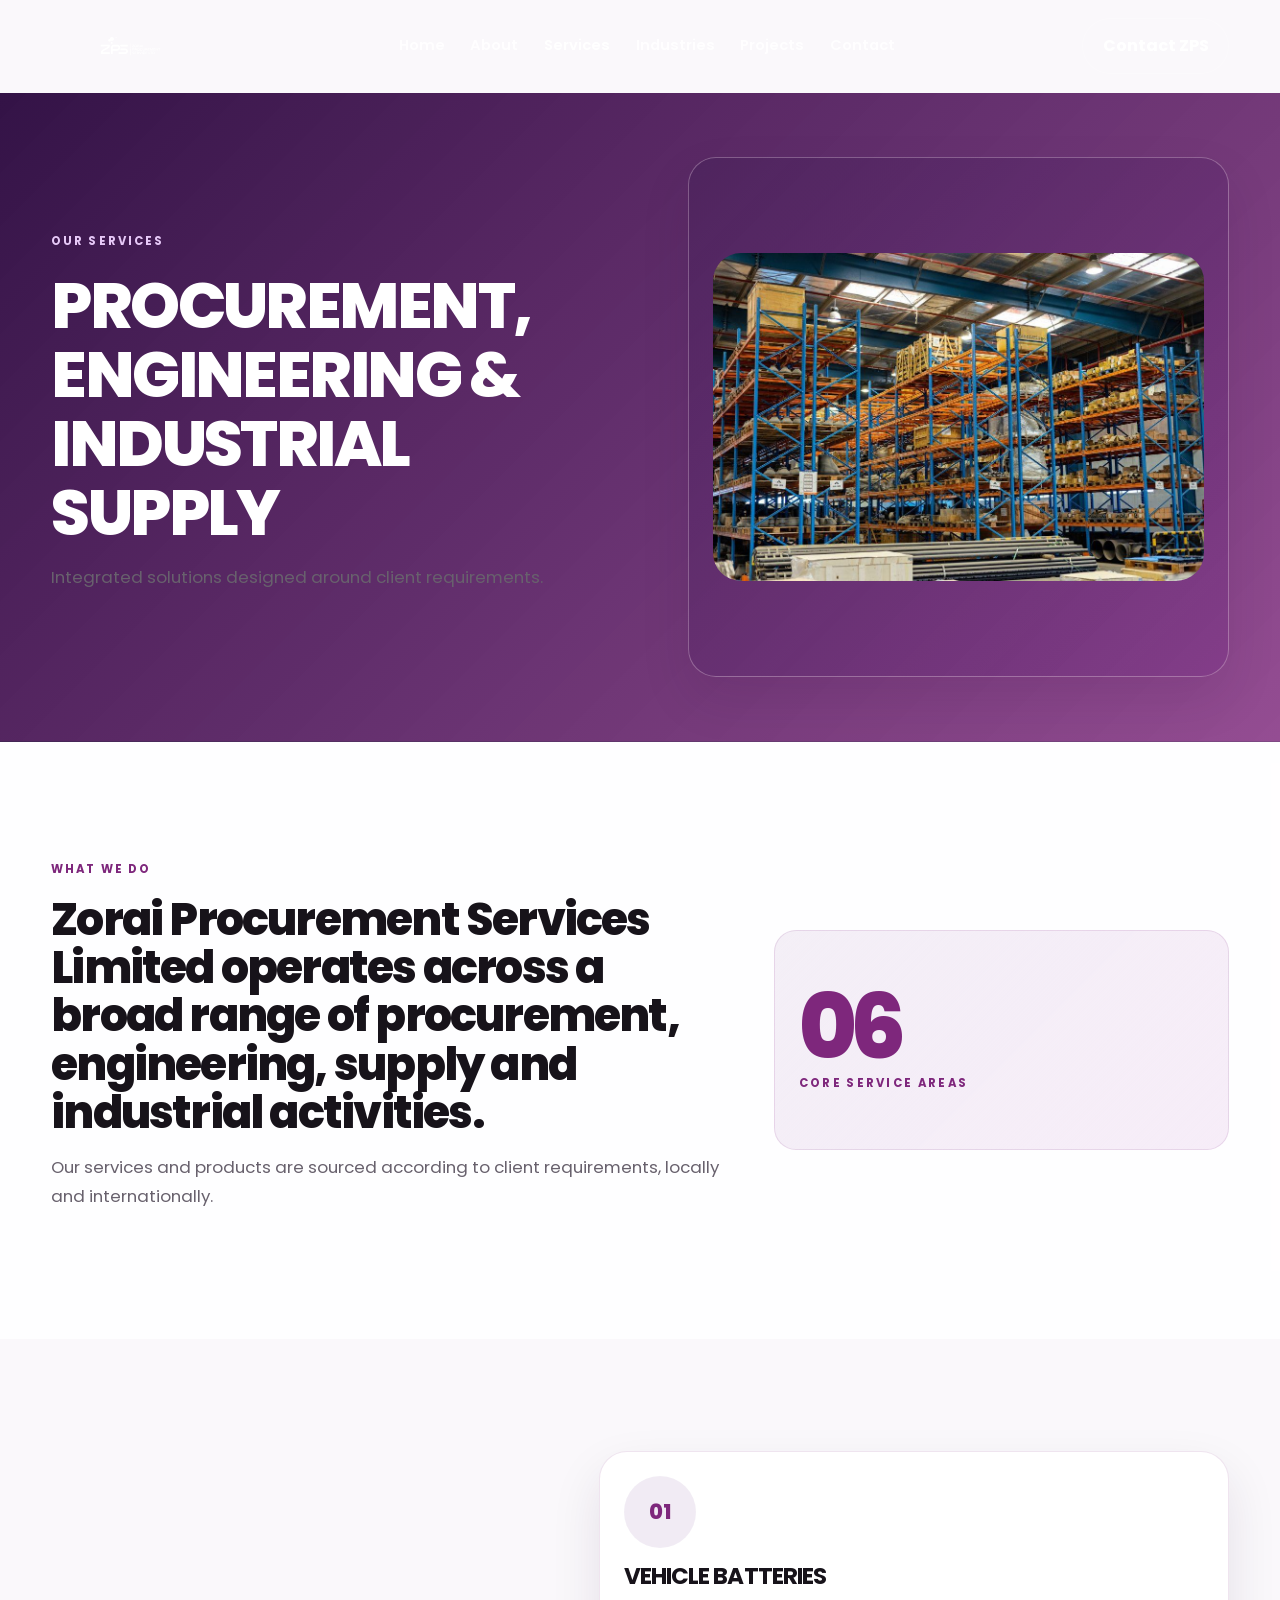
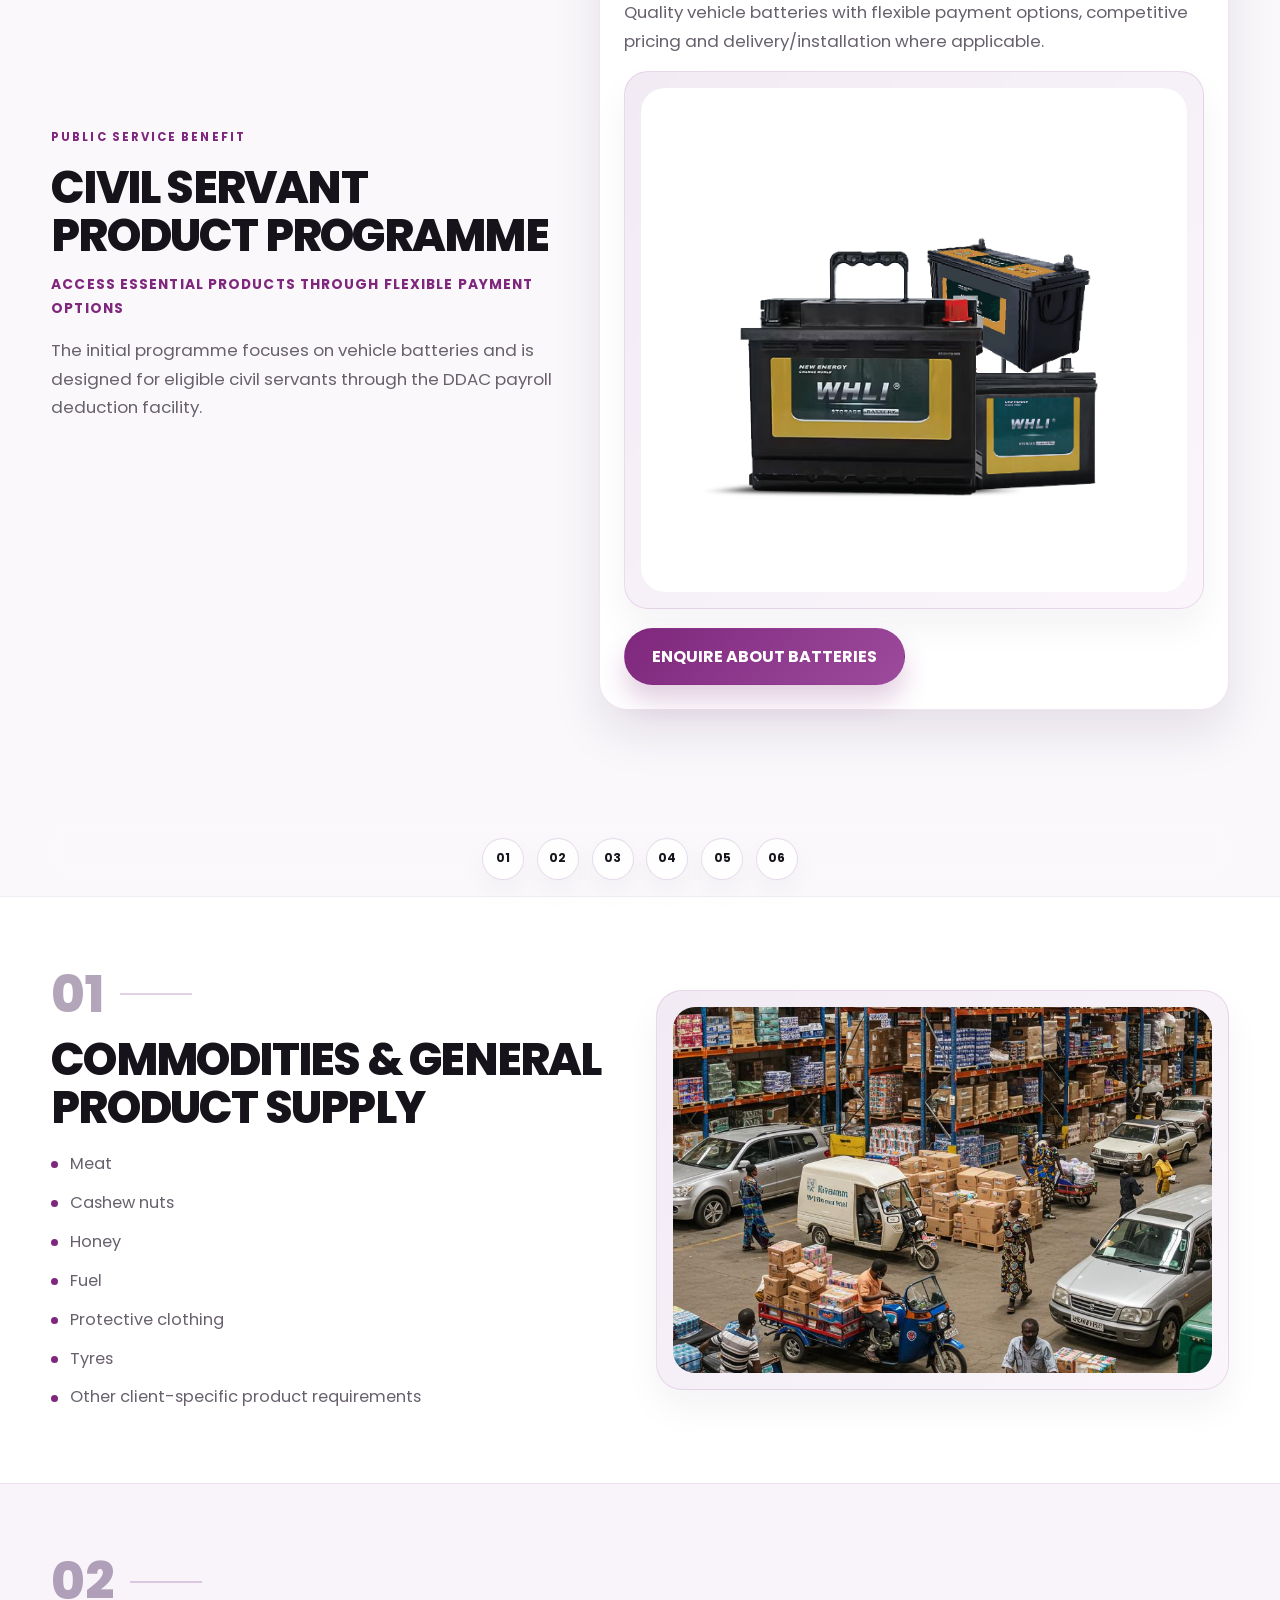
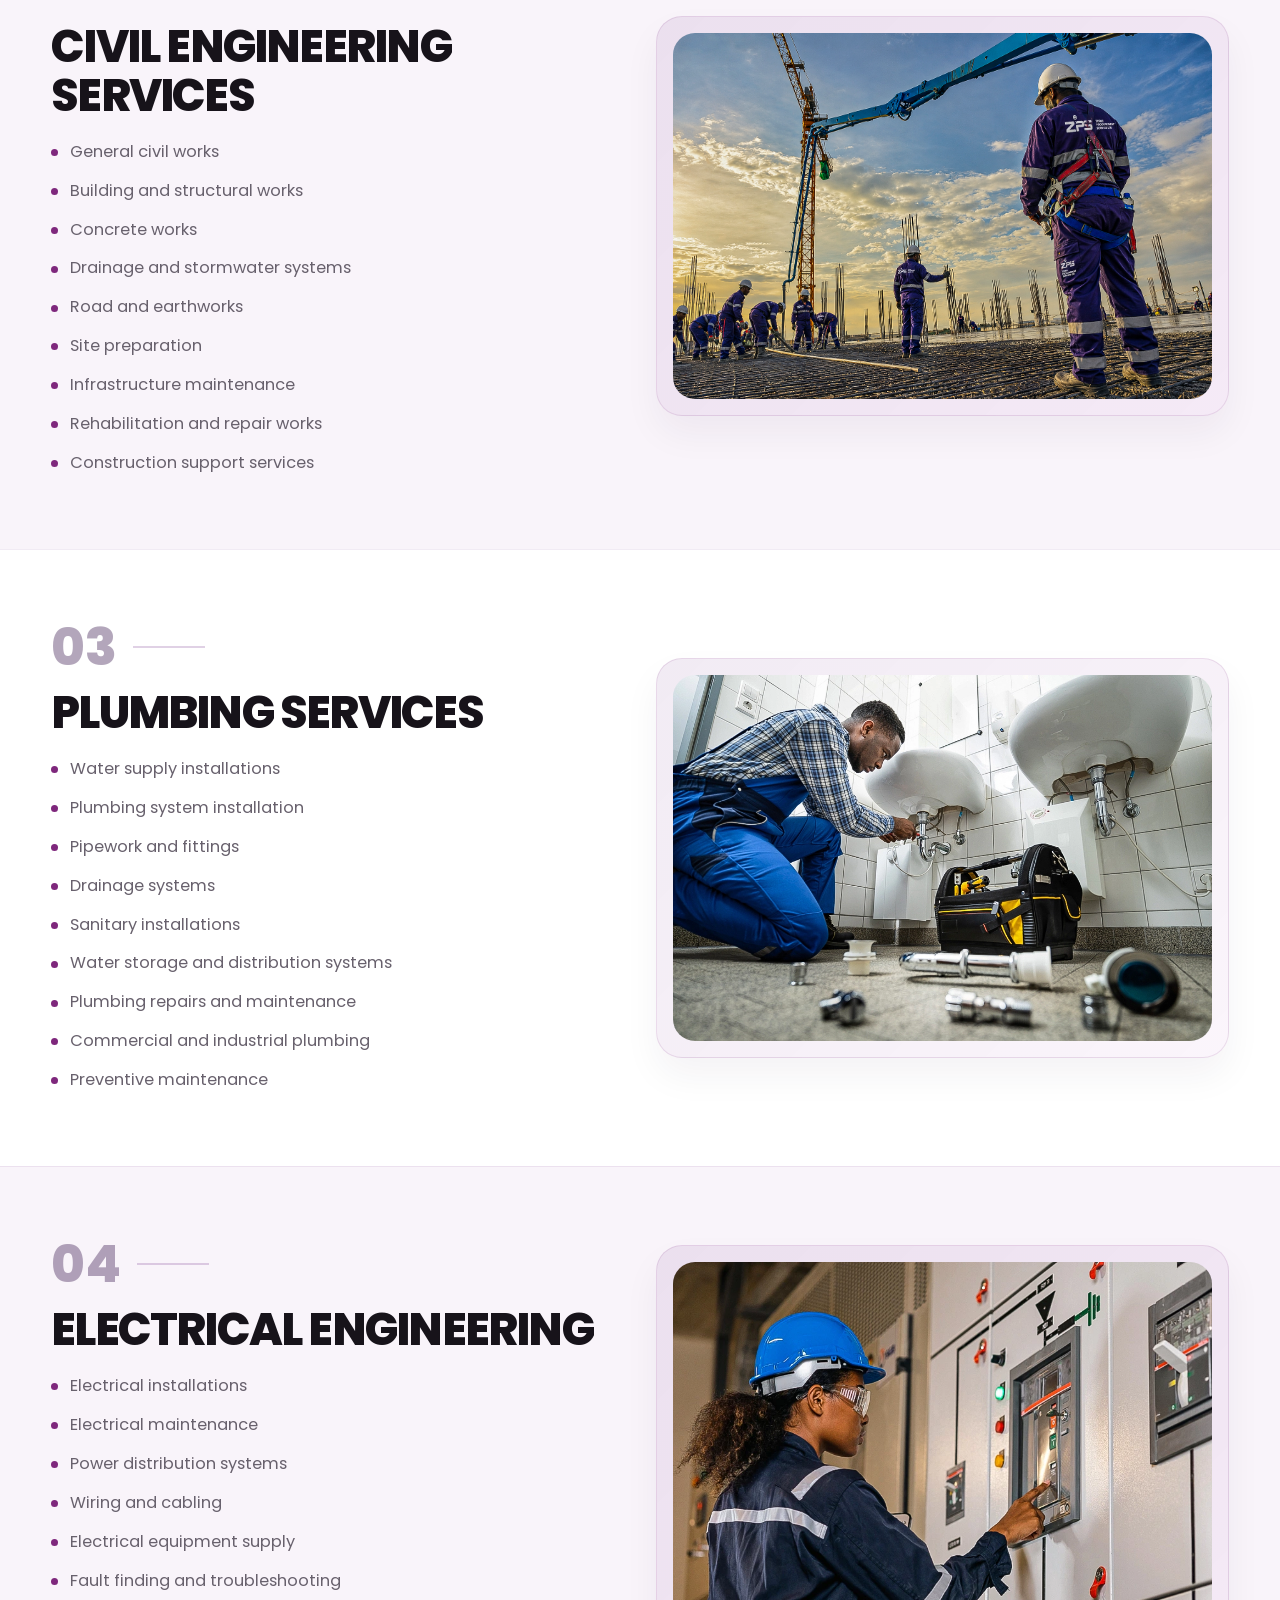
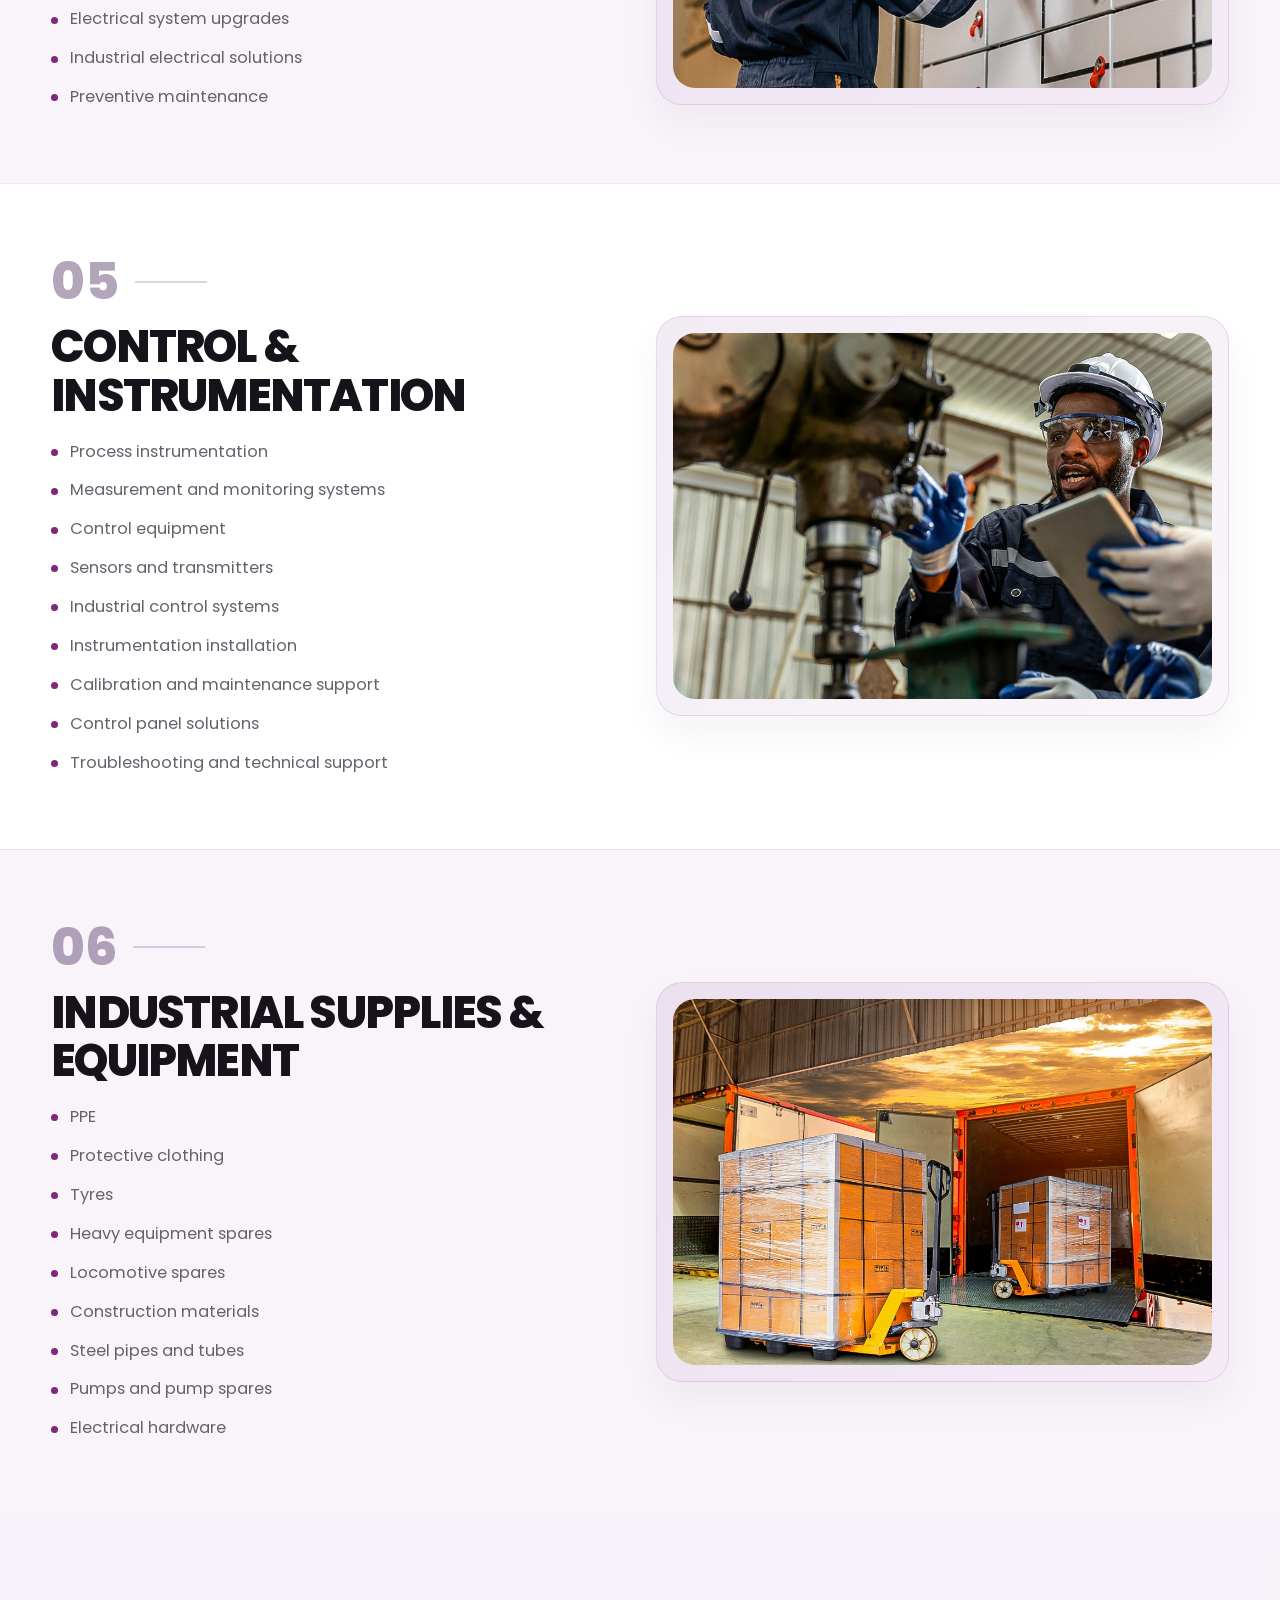
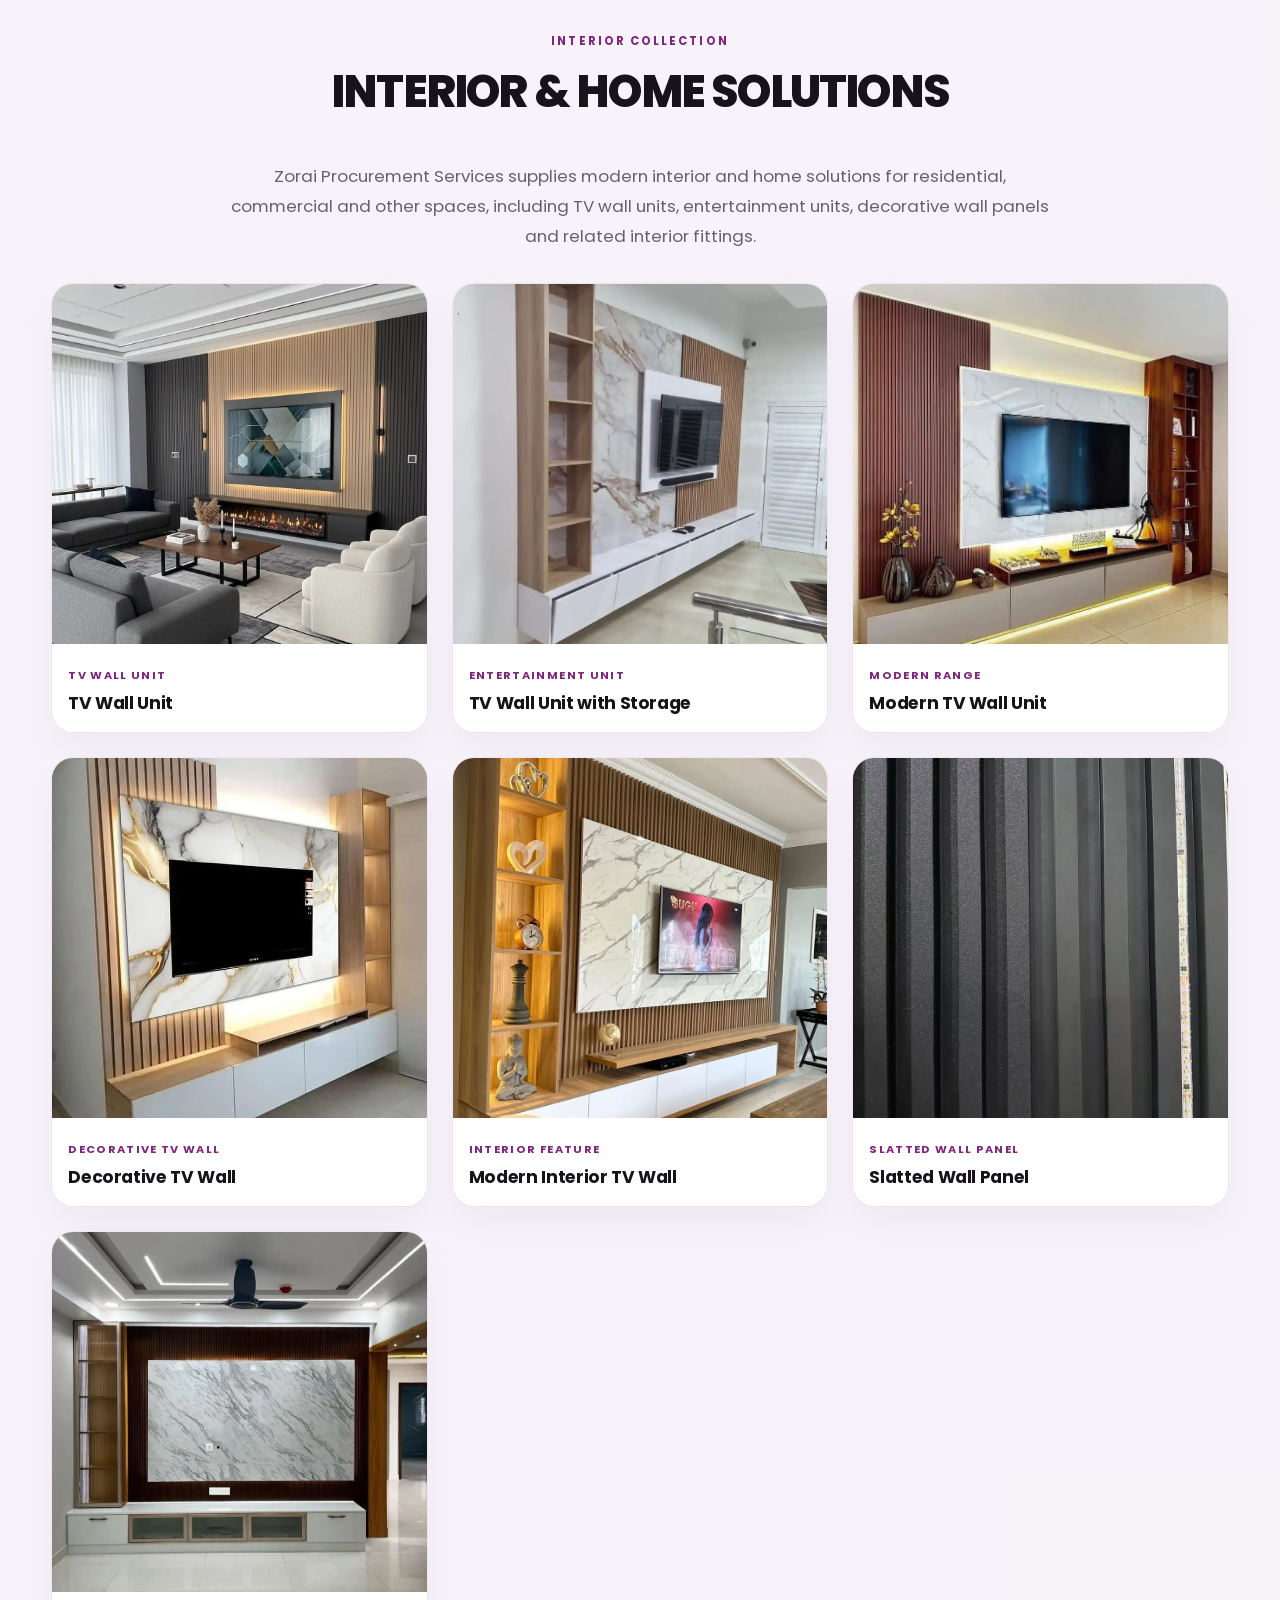
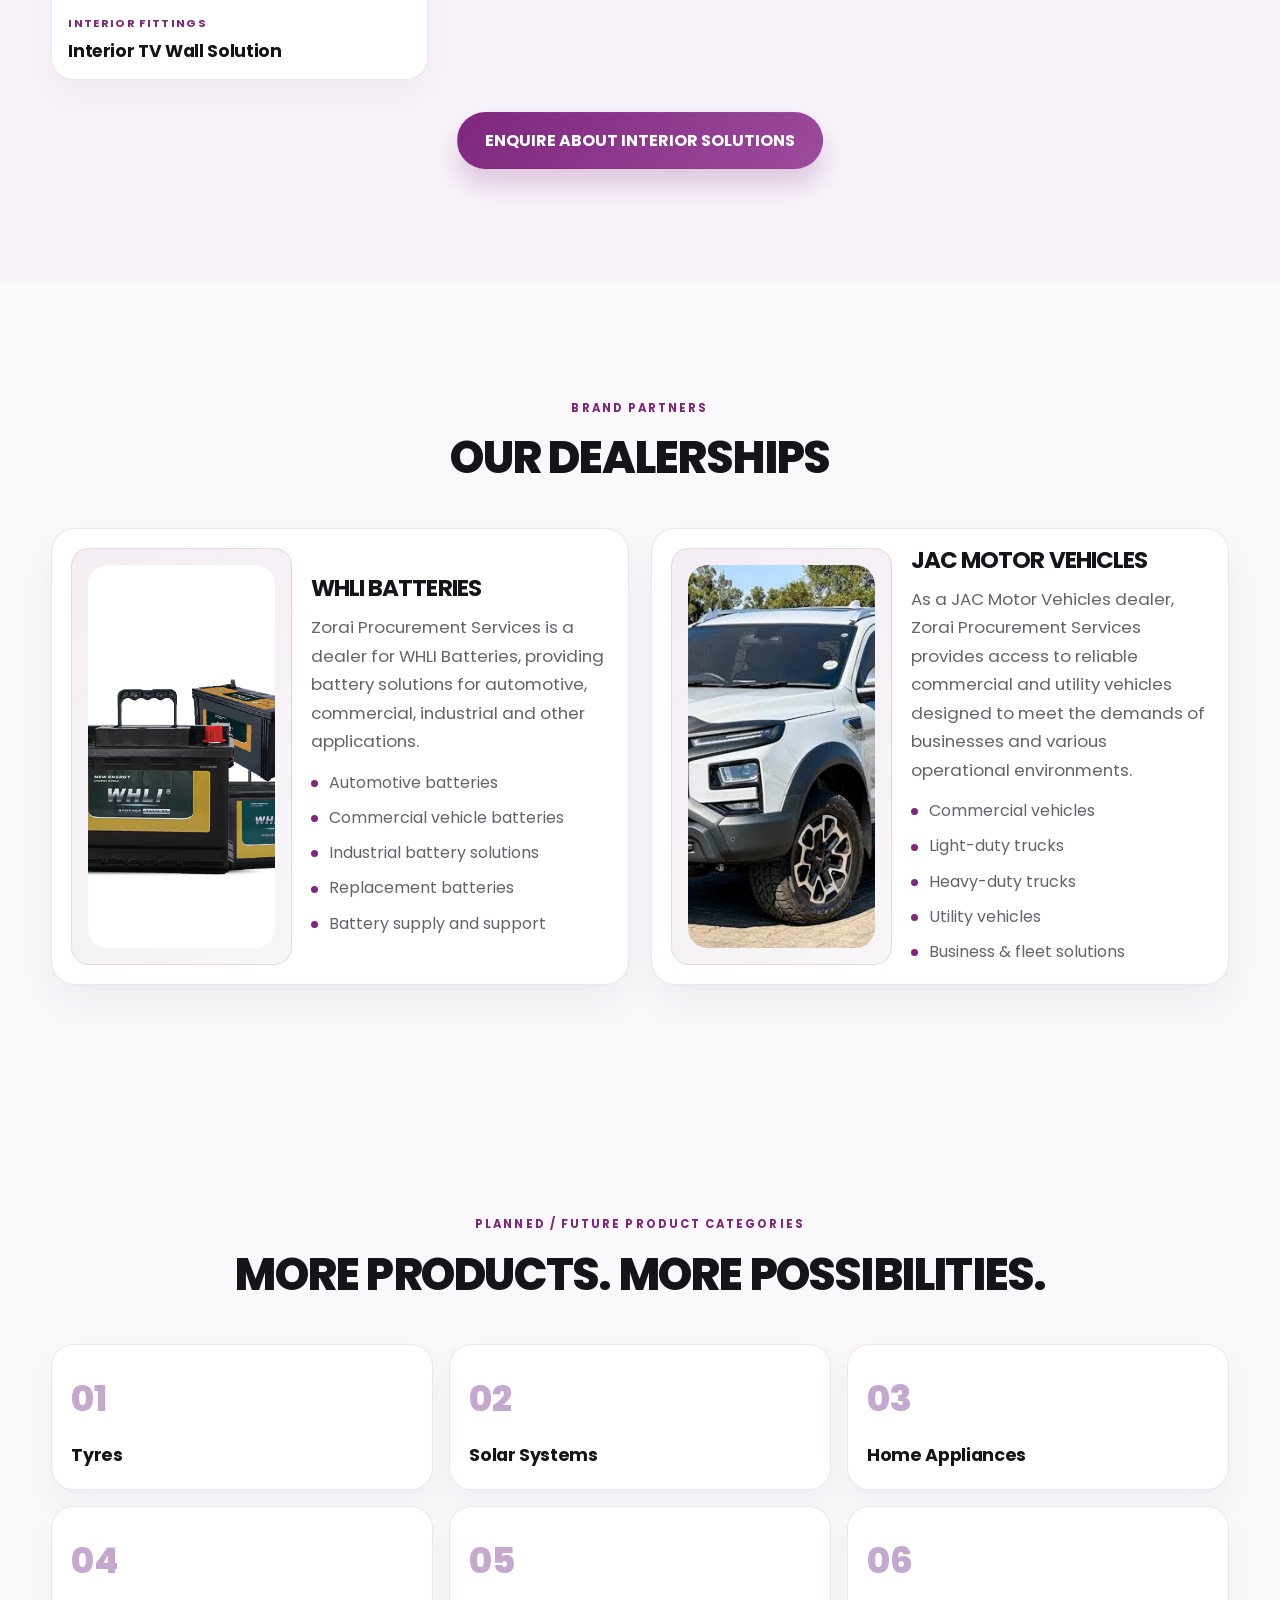
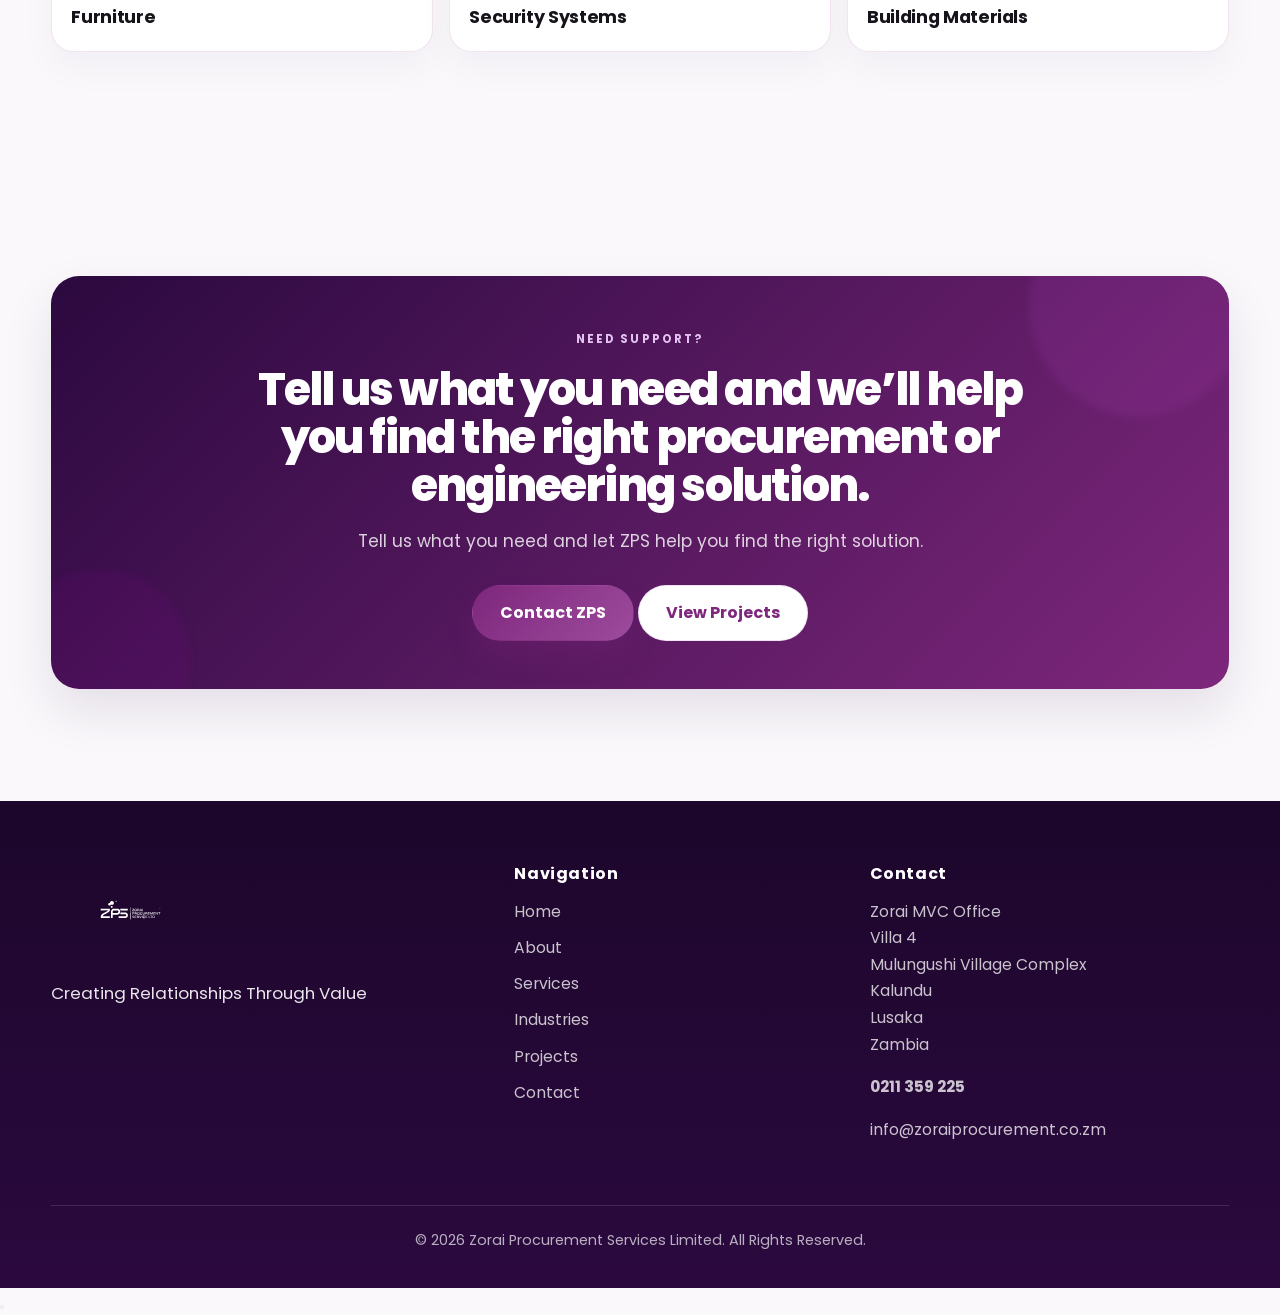
<file: services.html>
<!DOCTYPE html>
<html lang="en">
<head>
    <meta charset="UTF-8">
    <meta name="viewport" content="width=device-width, initial-scale=1.0">
    <title>Services | Zorai Procurement Services Limited</title>
    <meta name="description" content="Services offered by Zorai Procurement Services Limited, including procurement, civil engineering, plumbing, electrical and industrial supply solutions.">
    <link rel="preconnect" href="https://fonts.googleapis.com">
    <link rel="preconnect" href="https://fonts.gstatic.com" crossorigin>
    <link href="https://fonts.googleapis.com/css2?family=Poppins:wght@400;500;600;700;800&display=swap" rel="stylesheet">
    <link rel="stylesheet" href="css/style.css">
    <script src="js/main.js" defer></script>
    <script src="js/navigation.js" defer></script>
    <script src="js/animations.js" defer></script>
</head>
<body>
    <header class="site-header" id="header">
        <div class="nav-container">
            <a href="index.html" class="logo" aria-label="ZPS home">
                <img src="images/zorai-logo.svg" alt="Zorai Procurement Services" class="logo-image">
            </a>

            <button class="mobile-toggle" aria-label="Toggle menu" aria-controls="main-navigation" aria-expanded="false" type="button">
                <span class="hamburger"></span>
            </button>

            <nav class="main-nav" id="main-navigation" aria-label="Main menu">
                <ul>
                    <li><a href="index.html">Home</a></li>
                    <li><a href="about.html">About</a></li>
                    <li><a href="services.html" class="active">Services</a></li>
                    <li><a href="industries.html">Industries</a></li>
                    <li><a href="projects.html">Projects</a></li>
                    <li><a href="contact.html">Contact</a></li>
                </ul>
            </nav>

            <a href="contact.html" class="btn btn-header">Contact ZPS</a>
        </div>
    </header>

    <main>
        <section class="services-hero page-hero">
            <div class="container services-hero-inner">
                <div class="services-copy reveal">
                    <span class="eyebrow">OUR SERVICES</span>
                    <h1>PROCUREMENT, ENGINEERING &amp; INDUSTRIAL SUPPLY</h1>
                    <p>Integrated solutions designed around client requirements.</p>
                </div>

                <div class="services-visual reveal reveal-image">
                    <div class="services-media" aria-label="Services image">
                        <img src="images/services-hero.jpg" alt="Industrial supplies" class="fit-image" style="border-radius: 28px;">
                    </div>
                </div>
            </div>
        </section>

        <section class="section intro-section services-intro">
            <div class="container intro-layout">
                <div class="intro-copy reveal reveal-left">
                    <span class="eyebrow eyebrow-dark">WHAT WE DO</span>
                    <h2>Zorai Procurement Services Limited operates across a broad range of procurement, engineering, supply and industrial activities.</h2>
                    <p>Our services and products are sourced according to client requirements, locally and internationally.</p>
                </div>

                <div class="intro-metric reveal reveal-right">
                    <span class="metric-number">06</span>
                    <span class="metric-label">CORE SERVICE AREAS</span>
                </div>
            </div>
        </section>

        <section class="section civil-servant-programme-section">
            <div class="container civil-programme-layout reveal">
                <div class="civil-programme-copy">
                    <span class="eyebrow eyebrow-dark">PUBLIC SERVICE BENEFIT</span>
                    <h2>CIVIL SERVANT PRODUCT PROGRAMME</h2>
                    <p class="programme-subheading">ACCESS ESSENTIAL PRODUCTS THROUGH FLEXIBLE PAYMENT OPTIONS</p>
                    <p>The initial programme focuses on vehicle batteries and is designed for eligible civil servants through the DDAC payroll deduction facility.</p>
                </div>

                <div class="civil-programme-product reveal reveal-image">
                    <div class="product-number">01</div>
                    <div class="product-card-copy">
                        <h3>VEHICLE BATTERIES</h3>
                        <p>Quality vehicle batteries with flexible payment options, competitive pricing and delivery/installation where applicable.</p>
                    </div>
                    <div class="programme-visual" aria-label="Vehicle battery image">
                        <img src="images/vehicle-battery.jpg" alt="Vehicle battery" class="fit-image" style="border-radius: 24px;">
                    </div>
                    <a href="contact.html" class="btn btn-primary">ENQUIRE ABOUT BATTERIES</a>
                </div>
            </div>
        </section>

        <nav class="service-scroll-nav" aria-label="Service sections">
            <a href="#service-01">01</a>
            <a href="#service-02">02</a>
            <a href="#service-03">03</a>
            <a href="#service-04">04</a>
            <a href="#service-05">05</a>
            <a href="#service-06">06</a>
        </nav>

        <section class="service-feature" id="service-01">
            <div class="container service-feature-inner">
                <div class="service-feature-copy reveal reveal-left">
                    <div class="feature-header">
                        <span class="feature-number">01</span>
                        <span class="feature-accent" aria-hidden="true"></span>
                    </div>
                    <h2>COMMODITIES &amp; GENERAL PRODUCT SUPPLY</h2>
                    <ul>
                        <li>Meat</li>
                        <li>Cashew nuts</li>
                        <li>Honey</li>
                        <li>Fuel</li>
                        <li>Protective clothing</li>
                        <li>Tyres</li>
                        <li>Other client-specific product requirements</li>
                    </ul>
                </div>

                <div class="service-feature-media reveal reveal-right">
                    <div class="service-image" aria-label="Commodities image">
                        <img src="images/commodities-and-general-supply.jpg" alt="Commodities supply" class="fit-image" style="border-radius: 22px;">
                    </div>
                </div>
            </div>
        </section>

        <section class="service-feature alt" id="service-02">
            <div class="container service-feature-inner">
                <div class="service-feature-copy reveal reveal-right">
                    <div class="feature-header">
                        <span class="feature-number">02</span>
                        <span class="feature-accent" aria-hidden="true"></span>
                    </div>
                    <h2>CIVIL ENGINEERING SERVICES</h2>
                    <ul>
                        <li>General civil works</li>
                        <li>Building and structural works</li>
                        <li>Concrete works</li>
                        <li>Drainage and stormwater systems</li>
                        <li>Road and earthworks</li>
                        <li>Site preparation</li>
                        <li>Infrastructure maintenance</li>
                        <li>Rehabilitation and repair works</li>
                        <li>Construction support services</li>
                    </ul>
                </div>

                <div class="service-feature-media reveal reveal-left">
                    <div class="service-image" aria-label="Civil engineering image">
                        <img src="images/construction-infrastructure.png" alt="Civil engineering" class="fit-image" style="border-radius: 22px;">
                    </div>
                </div>
            </div>
        </section>

        <section class="service-feature" id="service-03">
            <div class="container service-feature-inner">
                <div class="service-feature-copy reveal reveal-left">
                    <div class="feature-header">
                        <span class="feature-number">03</span>
                        <span class="feature-accent" aria-hidden="true"></span>
                    </div>
                    <h2>PLUMBING SERVICES</h2>
                    <ul>
                        <li>Water supply installations</li>
                        <li>Plumbing system installation</li>
                        <li>Pipework and fittings</li>
                        <li>Drainage systems</li>
                        <li>Sanitary installations</li>
                        <li>Water storage and distribution systems</li>
                        <li>Plumbing repairs and maintenance</li>
                        <li>Commercial and industrial plumbing</li>
                        <li>Preventive maintenance</li>
                    </ul>
                </div>

                <div class="service-feature-media reveal reveal-right">
                    <div class="service-image" aria-label="Plumbing services image">
                        <img src="images/plumbing-services.webp" alt="Plumbing services" class="fit-image" style="border-radius: 22px;">
                    </div>
                </div>
            </div>
        </section>

        <section class="service-feature alt service-feature-large" id="service-04">
            <div class="container service-feature-inner">
                <div class="service-feature-copy reveal reveal-right">
                    <div class="feature-header">
                        <span class="feature-number">04</span>
                        <span class="feature-accent" aria-hidden="true"></span>
                    </div>
                    <h2>ELECTRICAL ENGINEERING</h2>
                    <ul>
                        <li>Electrical installations</li>
                        <li>Electrical maintenance</li>
                        <li>Power distribution systems</li>
                        <li>Wiring and cabling</li>
                        <li>Electrical equipment supply</li>
                        <li>Fault finding and troubleshooting</li>
                        <li>Electrical system upgrades</li>
                        <li>Industrial electrical solutions</li>
                        <li>Preventive maintenance</li>
                    </ul>
                </div>

                <div class="service-feature-media reveal reveal-left">
                    <div class="service-image" aria-label="Electrical engineering image">
                        <img src="images/electrical-engineering.webp" alt="Electrical engineering" class="fit-image" style="border-radius: 22px;">
                    </div>
                </div>
            </div>
        </section>

        <section class="service-feature" id="service-05">
            <div class="container service-feature-inner">
                <div class="service-feature-copy reveal reveal-left">
                    <div class="feature-header">
                        <span class="feature-number">05</span>
                        <span class="feature-accent" aria-hidden="true"></span>
                    </div>
                    <h2>CONTROL &amp; INSTRUMENTATION</h2>
                    <ul>
                        <li>Process instrumentation</li>
                        <li>Measurement and monitoring systems</li>
                        <li>Control equipment</li>
                        <li>Sensors and transmitters</li>
                        <li>Industrial control systems</li>
                        <li>Instrumentation installation</li>
                        <li>Calibration and maintenance support</li>
                        <li>Control panel solutions</li>
                        <li>Troubleshooting and technical support</li>
                    </ul>
                </div>

                <div class="service-feature-media reveal reveal-right">
                    <div class="service-image" aria-label="Mechanical engineering image">
                        <img src="images/mechanicle-engineering.webp" alt="Mechanical engineering" class="fit-image" style="border-radius: 22px;">
                    </div>
                </div>
            </div>
        </section>

        <section class="service-feature alt" id="service-06">
            <div class="container service-feature-inner">
                <div class="service-feature-copy reveal reveal-right">
                    <div class="feature-header">
                        <span class="feature-number">06</span>
                        <span class="feature-accent" aria-hidden="true"></span>
                    </div>
                    <h2>INDUSTRIAL SUPPLIES &amp; EQUIPMENT</h2>
                    <ul>
                        <li>PPE</li>
                        <li>Protective clothing</li>
                        <li>Tyres</li>
                        <li>Heavy equipment spares</li>
                        <li>Locomotive spares</li>
                        <li>Construction materials</li>
                        <li>Steel pipes and tubes</li>
                        <li>Pumps and pump spares</li>
                        <li>Electrical hardware</li>
                    </ul>
                </div>

                <div class="service-feature-media reveal reveal-left">
                    <div class="service-image" aria-label="Industrial supplies image">
                        <img src="images/industrial-suppliers.webp" alt="Industrial supplies and equipment" class="fit-image" style="border-radius: 22px;">
                    </div>
                </div>
            </div>
        </section>

        <section class="section interior-solutions-section">
            <div class="container">
                <div class="section-header section-header-center reveal">
                    <span class="eyebrow eyebrow-dark">INTERIOR COLLECTION</span>
                    <h2>INTERIOR &amp; HOME SOLUTIONS</h2>
                </div>

                <div class="interior-intro reveal">
                    <p>Zorai Procurement Services supplies modern interior and home solutions for residential, commercial and other spaces, including TV wall units, entertainment units, decorative wall panels and related interior fittings.</p>
                </div>

                <div class="interior-gallery">
                    <article class="interior-gallery-card reveal">
                        <div class="interior-gallery-media">
                            <img src="images/tv-wall-unit-01.webp" alt="TV Wall Unit" class="fit-image">
                        </div>
                        <div class="interior-gallery-copy">
                            <span class="interior-gallery-tag">TV WALL UNIT</span>
                            <h3>TV Wall Unit</h3>
                        </div>
                    </article>

                    <article class="interior-gallery-card reveal">
                        <div class="interior-gallery-media">
                            <img src="images/tv-wall-unit-02.webp" alt="TV Wall Unit with Storage" class="fit-image fit-image-position-top">
                        </div>
                        <div class="interior-gallery-copy">
                            <span class="interior-gallery-tag">ENTERTAINMENT UNIT</span>
                            <h3>TV Wall Unit with Storage</h3>
                        </div>
                    </article>

                    <article class="interior-gallery-card reveal">
                        <div class="interior-gallery-media">
                            <img src="images/tv-wall-unit-03.webp" alt="Modern TV Wall Unit" class="fit-image">
                        </div>
                        <div class="interior-gallery-copy">
                            <span class="interior-gallery-tag">MODERN RANGE</span>
                            <h3>Modern TV Wall Unit</h3>
                        </div>
                    </article>

                    <article class="interior-gallery-card reveal">
                        <div class="interior-gallery-media">
                            <img src="images/tv-wall-unit-04.webp" alt="Decorative TV Wall" class="fit-image">
                        </div>
                        <div class="interior-gallery-copy">
                            <span class="interior-gallery-tag">DECORATIVE TV WALL</span>
                            <h3>Decorative TV Wall</h3>
                        </div>
                    </article>

                    <article class="interior-gallery-card reveal">
                        <div class="interior-gallery-media">
                            <img src="images/modern-tv-wall-unit.webp" alt="Modern Interior TV Wall" class="fit-image">
                        </div>
                        <div class="interior-gallery-copy">
                            <span class="interior-gallery-tag">INTERIOR FEATURE</span>
                            <h3>Modern Interior TV Wall</h3>
                        </div>
                    </article>

                    <article class="interior-gallery-card reveal">
                        <div class="interior-gallery-media">
                            <img src="images/slatted-wall-panel.webp" alt="Slatted Wall Panel" class="fit-image fit-image-position-low">
                        </div>
                        <div class="interior-gallery-copy">
                            <span class="interior-gallery-tag">SLATTED WALL PANEL</span>
                            <h3>Slatted Wall Panel</h3>
                        </div>
                    </article>

                    <article class="interior-gallery-card reveal">
                        <div class="interior-gallery-media">
                            <img src="images/tv-wall-interior.webp" alt="Interior TV Wall Solution" class="fit-image">
                        </div>
                        <div class="interior-gallery-copy">
                            <span class="interior-gallery-tag">INTERIOR FITTINGS</span>
                            <h3>Interior TV Wall Solution</h3>
                        </div>
                    </article>
                </div>

                <div class="interior-gallery-cta reveal">
                    <a href="contact.html" class="btn btn-primary">ENQUIRE ABOUT INTERIOR SOLUTIONS</a>
                </div>
            </div>
        </section>

        <section class="section dealership-section">
            <div class="container">
                <div class="section-header section-header-center reveal">
                    <span class="eyebrow eyebrow-dark">BRAND PARTNERS</span>
                    <h2>OUR DEALERSHIPS</h2>
                </div>

                <div class="dealership-grid">
                    <article class="dealership-card reveal">
                        <div class="dealership-image" aria-label="WHLI Batteries image">
                            <img src="images/vehicle-battery.jpg" alt="WHLI Batteries" class="fit-image" style="border-radius: 20px;">
                        </div>
                        <div class="dealership-copy">
                            <h3>WHLI BATTERIES</h3>
                            <p>Zorai Procurement Services is a dealer for WHLI Batteries, providing battery solutions for automotive, commercial, industrial and other applications.</p>
                            <ul>
                                <li>Automotive batteries</li>
                                <li>Commercial vehicle batteries</li>
                                <li>Industrial battery solutions</li>
                                <li>Replacement batteries</li>
                                <li>Battery supply and support</li>
                            </ul>
                        </div>
                    </article>

                    <article class="dealership-card reveal">
                        <div class="dealership-image" aria-label="JAC Motor Vehicles image">
                            <img src="images/jac-motors.jpg" alt="JAC Motor Vehicles" class="fit-image" style="border-radius: 20px;">
                        </div>
                        <div class="dealership-copy">
                            <h3>JAC MOTOR VEHICLES</h3>
                            <p>As a JAC Motor Vehicles dealer, Zorai Procurement Services provides access to reliable commercial and utility vehicles designed to meet the demands of businesses and various operational environments.</p>
                            <ul>
                                <li>Commercial vehicles</li>
                                <li>Light-duty trucks</li>
                                <li>Heavy-duty trucks</li>
                                <li>Utility vehicles</li>
                                <li>Business &amp; fleet solutions</li>
                            </ul>
                        </div>
                    </article>
                </div>
            </div>
        </section>

        <section class="section future-products-section">
            <div class="container">
                <div class="section-header section-header-center reveal">
                    <span class="eyebrow eyebrow-dark">PLANNED / FUTURE PRODUCT CATEGORIES</span>
                    <h2>MORE PRODUCTS. MORE POSSIBILITIES.</h2>
                </div>

                <div class="future-products-grid">
                    <article class="future-product-card reveal">
                        <span class="future-number">01</span>
                        <h3>Tyres</h3>
                    </article>
                    <article class="future-product-card reveal">
                        <span class="future-number">02</span>
                        <h3>Solar Systems</h3>
                    </article>
                    <article class="future-product-card reveal">
                        <span class="future-number">03</span>
                        <h3>Home Appliances</h3>
                    </article>
                    <article class="future-product-card reveal">
                        <span class="future-number">04</span>
                        <h3>Furniture</h3>
                    </article>
                    <article class="future-product-card reveal">
                        <span class="future-number">05</span>
                        <h3>Security Systems</h3>
                    </article>
                    <article class="future-product-card reveal">
                        <span class="future-number">06</span>
                        <h3>Building Materials</h3>
                    </article>
                </div>
            </div>
        </section>

        <section class="section cta-section">
            <div class="container">
                <div class="cta-panel reveal">
                    <span class="eyebrow">NEED SUPPORT?</span>
                    <h2>Tell us what you need and we’ll help you find the right procurement or engineering solution.</h2>
                    <p>Tell us what you need and let ZPS help you find the right solution.</p>
                    <div class="cta-row center-row">
                        <a href="contact.html" class="btn btn-primary">Contact ZPS</a>
                        <a href="projects.html" class="btn btn-light">View Projects</a>
                    </div>
                </div>
            </div>
        </section>
    </main>

    <footer class="site-footer">
        <div class="container">
            <div class="footer-grid">
                <div class="footer-col footer-brand">
                    <a href="index.html" class="logo footer-logo" aria-label="ZPS home">
                        <img src="images/zorai-logo.svg" alt="Zorai Procurement Services" class="logo-image">
                    </a>
                    <p class="brand-tag">Creating Relationships Through Value</p>
                </div>

                <div class="footer-col">
                    <h4>Navigation</h4>
                    <ul class="footer-links">
                        <li><a href="index.html">Home</a></li>
                        <li><a href="about.html">About</a></li>
                        <li><a href="services.html">Services</a></li>
                        <li><a href="industries.html">Industries</a></li>
                        <li><a href="projects.html">Projects</a></li>
                        <li><a href="contact.html">Contact</a></li>
                    </ul>
                </div>

                <div class="footer-col">
                    <h4>Contact</h4>
                    <p>Zorai MVC Office<br>Villa 4<br>Mulungushi Village Complex<br>Kalundu<br>Lusaka<br>Zambia</p>
                    <p class="footer-phone">0211 359 225</p>
                    <p><a href="mailto:info@zoraiprocurement.co.zm">info@zoraiprocurement.co.zm</a></p>
                </div>
            </div>

            <div class="footer-bottom">
                <p>© 2026 Zorai Procurement Services Limited. All Rights Reserved.</p>
            </div>
        </div>
    </footer>
</body>
</html>
</file>
<file: css/style.css>
:root {
    --deep-purple: #2B093F;
    --dark-purple: #2B093F;
    --primary-purple: #7E277C;
    --rich-purple: #7E277C;
    --magenta-purple: #9D4B9D;
    --soft-purple: #D9BCD5;
    --light-purple: #F5ECF7;
    --off-white: #FAF8FB;
    --white: #FFFFFF;
    --dark-text: #17131A;
    --muted-text: #68616D;
    --border: rgba(126, 39, 124, 0.12);
    --shadow: 0 22px 50px rgba(43, 9, 63, 0.10);
    --radius: 22px;
    --radius-sm: 14px;
    --content-width: 1280px;
    --header-height: 92px;
    --heading-font: 'Poppins', sans-serif;
    --body-font: 'Poppins', sans-serif;
}

* {
    box-sizing: border-box;
    margin: 0;
    padding: 0;
}

html {
    scroll-behavior: smooth;
    width: 100%;
    overflow-x: clip;
}

body {
    font-family: var(--body-font);
    background: var(--off-white);
    color: var(--dark-text);
    line-height: 1.7;
    width: 100%;
    max-width: 100%;
    overflow-x: clip;
}

body.menu-open {
    overflow: hidden;
}

section[id],
[id].page-hero {
    scroll-margin-top: calc(var(--header-height) + 110px);
}

a {
    color: inherit;
    text-decoration: none;
    transition: all 0.25s ease;
}

img {
    display: block;
    max-width: 100%;
}

.fit-image {
    display: block;
    width: 100%;
    height: 100%;
    object-fit: cover;
    position: relative;
    z-index: 1;
}

.fit-image-position-top {
    object-position: center 18%;
}

.fit-image-position-low {
    object-position: center 26%;
}

button,
input,
select,
textarea {
    font: inherit;
}

h1, h2, h3, h4, h5 {
    font-family: var(--heading-font);
    color: var(--dark-text);
    line-height: 1.08;
    letter-spacing: -0.04em;
    margin: 0;
}

h1 {
    font-size: clamp(3rem, 5vw, 5rem);
    font-weight: 800;
}

h2 {
    font-size: clamp(2.2rem, 3.5vw, 3.5rem);
    font-weight: 800;
}

h3 {
    font-size: clamp(1.2rem, 1.8vw, 1.6rem);
    font-weight: 700;
}

p {
    margin: 0 0 1rem;
    color: var(--muted-text);
    font-size: 1.05rem;
}

main {
    min-height: 60vh;
}

.container {
    width: min(92%, var(--content-width));
    margin: 0 auto;
}

.section {
    padding: 7rem 0;
}

.section-header {
    margin-bottom: 2.8rem;
    max-width: 820px;
}

.section-header-center {
    text-align: center;
    margin-left: auto;
    margin-right: auto;
}

.section-header-light h2,
.section-header-light .eyebrow { color: var(--white); }

body,
button,
input,
select,
textarea,
a,
.logo,
.site-header,
.main-nav,
.btn,
.form-group label,
.contact-link,
.footer-links a,
.footer-phone,
.service-item,
.product-body h3,
.product-body p,
.industry-content h3,
.why-item h3,
.why-item p,
.logo-card,
.featured-project-overlay h2,
.featured-project-overlay p,
.contact-panel,
.form-card,
.office-copy,
.timeline-copy,
.mission-panel,
.approach-item,
.story-copy,
.intro-copy,
.service-feature-copy,
.future-product-card h3,
.dealership-copy,
.dealership-copy li,
.tyre-copy p,
.founder-copy p {
    font-family: var(--body-font);
}

.eyebrow {
    display: inline-block;
    margin-bottom: 1rem;
    font-size: 0.72rem;
    color: var(--soft-purple);
    letter-spacing: 0.18em;
    font-weight: 700;
    text-transform: uppercase;
}

.eyebrow-dark {
    color: var(--primary-purple);
}

.btn {
    display: inline-flex;
    align-items: center;
    justify-content: center;
    gap: 0.5rem;
    min-height: 52px;
    padding: 0.85rem 1.7rem;
    border-radius: 999px;
    font-weight: 700;
    border: 1px solid transparent;
    transition: transform 0.25s ease, box-shadow 0.25s ease, background 0.25s ease, border-color 0.25s ease;
}

.btn:hover {
    transform: translateY(-2px);
}

.btn-primary {
    background: linear-gradient(135deg, var(--primary-purple), var(--magenta-purple));
    color: var(--white);
    box-shadow: 0 16px 26px rgba(126, 39, 124, 0.22);
}

.btn-primary:hover {
    box-shadow: 0 16px 32px rgba(126, 39, 124, 0.28);
}

.btn-secondary {
    background: rgba(255, 255, 255, 0.06);
    border-color: rgba(255, 255, 255, 0.3);
    color: var(--white);
}

.btn-secondary:hover {
    background: rgba(255, 255, 255, 0.12);
}

.btn-light {
    background: var(--white);
    color: var(--primary-purple);
    border-color: rgba(126, 39, 124, 0.12);
}

.btn-light:hover {
    background: var(--light-purple);
}

.btn-header {
    background: rgba(255, 255, 255, 0.06);
    color: var(--white);
    border-color: rgba(255, 255, 255, 0.22);
    min-height: 46px;
    padding-inline: 1.2rem;
}

.site-header.scrolled .btn-header {
    background: linear-gradient(135deg, var(--primary-purple), var(--magenta-purple));
    border-color: transparent;
    color: var(--white);
}

.logo {
    display: inline-flex;
    align-items: center;
    gap: 0.75rem;
    font-family: var(--heading-font);
    font-weight: 800;
    letter-spacing: 0.04em;
    color: var(--white);
}

.logo-image {
    display: block;
    height: 90px;
    width: auto;
    max-width: 285px;
    filter: brightness(0) invert(1);
    transition: filter 0.25s ease;
}

.site-header.scrolled .logo {
    color: var(--dark-text);
}

.site-header.scrolled .logo-image {
    filter: none;
}

.site-footer .logo-image {
    filter: brightness(0) invert(1);
}

.logo-text {
    font-size: 0.78rem;
    letter-spacing: 0.11em;
    text-transform: uppercase;
    opacity: 0.9;
}

.site-header {
    position: sticky;
    top: 0;
    z-index: 1000;
    transition: background 0.35s ease, box-shadow 0.35s ease, border-color 0.35s ease;
    background: transparent;
    border-bottom: 1px solid transparent;
}

.site-header.scrolled {
    background: rgba(250, 248, 251, 0.96);
    backdrop-filter: blur(12px);
    border-bottom-color: var(--border);
    box-shadow: 0 18px 40px rgba(43, 9, 63, 0.08);
}

.nav-container {
    width: min(92%, var(--content-width));
    margin: 0 auto;
    display: flex;
    align-items: center;
    justify-content: space-between;
    min-height: var(--header-height);
    gap: 1rem;
}

.main-nav {
    display: flex;
    align-items: center;
    justify-content: center;
    flex: 1;
}

.main-nav ul {
    list-style: none;
    display: flex;
    align-items: center;
    gap: 1.6rem;
}

.main-nav a {
    position: relative;
    display: inline-block;
    padding: 0.5rem 0;
    font-size: 0.92rem;
    font-weight: 600;
    color: rgba(255,255,255,0.85);
}

.main-nav a::after {
    content: "";
    position: absolute;
    left: 0;
    bottom: -0.15rem;
    width: 0;
    height: 2px;
    background: var(--white);
    transition: width 0.22s ease;
}

.main-nav a:hover,
.main-nav a.active {
    color: var(--white);
}

.site-header.scrolled .main-nav a {
    color: var(--dark-text);
}

.site-header.scrolled .main-nav a::after {
    background: var(--primary-purple);
}

.site-header.scrolled .main-nav a:hover,
.site-header.scrolled .main-nav a.active {
    color: var(--primary-purple);
}

.hero {
    position: relative;
    background: linear-gradient(135deg, var(--deep-purple), var(--dark-purple));
    overflow: hidden;
    border-bottom: 1px solid rgba(255,255,255,0.08);
}

.hero::before {
    content: "";
    position: absolute;
    inset: 0;
    z-index: 0;
    pointer-events: none;
    background: linear-gradient(180deg, rgba(126,39,124,0.18) 0%, rgba(43,9,63,0.28) 60%, rgba(126,39,124,0.36) 100%);
}

.hero-inner {
    position: relative;
    z-index: 1;
    display: grid;
    grid-template-columns: 1fr;
    align-items: center;
    gap: 2.5rem;
    min-height: auto;
    padding: 5rem 0 13rem;
}

.hero-copy {
    max-width: 680px;
    margin: 0 auto;
    color: var(--white);
    position: relative;
    z-index: 1;
    padding-top: 1.5rem;
    text-align: center;
}

.hero-copy .eyebrow {
    color: #e7ccef;
}

.hero-copy h1 {
    color: var(--white);
    margin: 0 0 1rem;
}

.hero-subtitle {
    font-family: var(--heading-font);
    font-size: clamp(1.2rem, 1.8vw, 1.65rem);
    color: rgba(255,255,255,0.88);
    font-weight: 700;
    letter-spacing: -0.03em;
}

.hero-copy p {
    color: rgba(255,255,255,0.82);
    font-size: 1.06rem;
    max-width: 560px;
    margin-right: auto;
    margin-left: auto;
}

.hero-actions {
    display: flex;
    flex-wrap: wrap;
    justify-content: center;
    gap: 1rem;
    margin-top: 2rem;
}

.hero-media {
    display: block;
    position: relative;
    z-index: 1;
    width: min(86%, 980px);
    margin: 1rem auto -5rem;
}

.hero-visual {
    position: relative;
    min-height: 440px;
    border: 1px solid rgba(255,255,255,0.14);
    border-radius: 26px;
    background:
        linear-gradient(135deg, rgba(255,255,255,0.07), rgba(255,255,255,0.02)),
        linear-gradient(130deg, rgba(147, 0, 163, 0.24), rgba(82,0,111,0.16));
    box-shadow: 0 24px 60px rgba(0,0,0,0.25);
    overflow: hidden;
    transform: translateY(28px);
    opacity: 0;
    animation: heroReveal 1s cubic-bezier(.2,.8,.2,1) .55s forwards;
}

.hero-visual .fit-image {
    position: absolute;
    inset: 0;
}

@media (min-width: 980px) {
    .hero-inner {
        grid-template-columns: 1fr 1fr;
        padding: 6rem 0 12rem;
        gap: 3rem;
    }

    .hero-copy {
        text-align: left;
        margin: 0;
        max-width: none;
        padding-top: 0;
    }

    .hero-actions {
        justify-content: flex-start;
    }

    .hero-media {
        margin: 0;
        width: 100%;
    }

    .hero-visual {
        transform: none;
        min-height: 460px;
    }
}

.hero-carousel-slide {
    position: absolute;
    inset: 0;
    opacity: 0;
    transition: opacity 0.7s ease;
}

.hero-carousel-slide.is-active {
    opacity: 1;
}

.hero-carousel-control {
    position: absolute;
    top: 50%;
    z-index: 2;
    display: inline-flex;
    align-items: center;
    justify-content: center;
    width: 44px;
    height: 44px;
    border: 1px solid rgba(255,255,255,0.5);
    border-radius: 50%;
    background: rgba(43, 9, 63, 0.62);
    color: var(--white);
    font-size: 1.5rem;
    line-height: 1;
    transform: translateY(-50%);
    cursor: pointer;
}

.hero-carousel-control:hover,
.hero-carousel-control:focus-visible {
    background: var(--primary-purple);
}

.hero-carousel-prev { left: 1rem; }
.hero-carousel-next { right: 1rem; }

.hero-carousel-dots {
    position: absolute;
    right: 0;
    bottom: 1.2rem;
    left: 0;
    z-index: 2;
    display: flex;
    justify-content: center;
    gap: 0.55rem;
}

.hero-carousel-dots button {
    width: 10px;
    height: 10px;
    padding: 0;
    border: 1px solid var(--white);
    border-radius: 50%;
    background: transparent;
    cursor: pointer;
}

.hero-carousel-dots button.is-active,
.hero-carousel-dots button:hover,
.hero-carousel-dots button:focus-visible {
    background: var(--white);
}

.visual-panel {
    position: absolute;
    border-radius: 18px;
    border: 1px solid rgba(255,255,255,0.12);
    background: linear-gradient(135deg, rgba(255,255,255,0.08), rgba(255,255,255,0.01));
}

.visual-panel-top {
    top: 8%;
    right: 12%;
    width: 52%;
    height: 38%;
    transform: rotate(-8deg);
}

@media (max-width: 640px) {
    .hero-inner {
        padding-top: 2rem;
    }
}

.visual-panel-bottom {
    left: 9%;
    bottom: 9%;
    width: 50%;
    height: 35%;
    transform: rotate(10deg);
}

.visual-badge {
    position: absolute;
    inset: auto 50% 26px 50%;
    transform: translateX(-50%);
    width: min(74%, 320px);
    min-height: 160px;
    display: flex;
    align-items: center;
    justify-content: center;
    padding: 1.2rem;
    border: 1px dashed rgba(255,255,255,0.4);
    border-radius: 18px;
    background: rgba(255,255,255,0.04);
    color: rgba(255,255,255,0.8);
    font-weight: 700;
    letter-spacing: 0.08em;
    text-transform: uppercase;
    text-align: center;
}

.hero-glow {
    position: absolute;
    border-radius: 50%;
    filter: blur(25px);
    opacity: 0.5;
    z-index: 0;
}

.hero-glow-one {
    width: 440px;
    height: 440px;
    top: -90px;
    right: -80px;
    background: rgba(182, 76, 194, 0.4);
}

.hero-glow-two {
    width: 360px;
    height: 360px;
    bottom: -60px;
    left: -60px;
    background: rgba(147, 0, 163, 0.28);
}

.orb {
    position: absolute;
    display: block;
    border-radius: 50%;
    border: 1px solid rgba(255,255,255,0.18);
}

.orb-one {
    width: 110px;
    height: 110px;
    right: 4%;
    top: 8%;
    background: rgba(255,255,255,0.05);
}

.orb-two {
    width: 140px;
    height: 140px;
    left: 4%;
    bottom: 10%;
    background: rgba(182, 76, 194, 0.08);
}

.grid-line {
    position: absolute;
    display: block;
    border: 1px solid rgba(255,255,255,0.08);
    transform: rotate(25deg);
}

.grid-line-one {
    width: 160px;
    height: 160px;
    right: 0;
    top: 20%;
}

.grid-line-two {
    width: 160px;
    height: 160px;
    left: 0;
    bottom: 15%;
}

.hero-delay-1,
.hero-delay-2,
.hero-delay-3,
.hero-delay-4,
.hero-delay-5,
.hero-delay-6 {
    opacity: 0;
    transform: translateY(26px);
    animation: riseIn 0.8s cubic-bezier(.2,.7,.2,1) forwards;
}

.hero-delay-1 { animation-delay: 0.15s; }
.hero-delay-2 { animation-delay: 0.35s; }
.hero-delay-3 { animation-delay: 0.55s; }
.hero-delay-4 { animation-delay: 0.75s; }
.hero-delay-5 { animation-delay: 0.95s; }
.hero-delay-6 { animation-delay: 1.1s; }

@keyframes riseIn {
    0% {
        opacity: 0;
        transform: translateY(26px);
    }
    100% {
        opacity: 1;
        transform: translateY(0);
    }
}

@keyframes heroReveal {
    0% {
        opacity: 0;
        transform: translateY(36px) scale(0.98);
    }
    100% {
        opacity: 1;
        transform: translateY(0) scale(1);
    }
}

.split-layout {
    display: grid;
    grid-template-columns: 1.05fr 0.95fr;
    gap: 3rem;
    align-items: center;
}

.split-content {
    max-width: 640px;
}

.split-content h2 {
    margin-bottom: 1.2rem;
}

.split-content p {
    font-size: 1.08rem;
}

.split-media {
    position: relative;
    display: flex;
    align-items: center;
    justify-content: center;
}

.team-visual {
    width: min(100%, 540px);
    min-height: 540px;
    border: 1px solid var(--border);
    border-radius: 26px;
    background: linear-gradient(135deg, rgba(82,0,111,0.08), rgba(147,0,163,0.04));
    color: var(--primary-purple);
    display: flex;
    align-items: center;
    justify-content: center;
    text-align: center;
    padding: 1.25rem;
    font-weight: 700;
    letter-spacing: 0.04em;
    text-transform: uppercase;
    box-shadow: var(--shadow);
}

.info-box {
    position: absolute;
    left: -2rem;
    bottom: 2rem;
    display: flex;
    flex-direction: column;
    gap: 0.3rem;
    padding: 1.35rem 1.5rem;
    background: linear-gradient(135deg, var(--deep-purple), var(--primary-purple));
    border: 1px solid rgba(255,255,255,0.1);
    border-radius: 18px;
    color: var(--white);
    box-shadow: 0 22px 44px rgba(126, 39, 124, 0.18);
}

.info-box::before {
    content: "";
    position: absolute;
    left: 1.5rem;
    top: 0.9rem;
    width: 32px;
    height: 2px;
    background: rgba(255,255,255,0.7);
}

.year {
    margin-top: 0.8rem;
    font-size: clamp(1.8rem, 2vw, 2.3rem);
    line-height: 1;
    font-weight: 800;
    font-family: var(--heading-font);
}

.label {
    font-size: 0.72rem;
    letter-spacing: 0.18em;
    text-transform: uppercase;
    color: rgba(255,255,255,0.8);
}

.services-section {
    background: rgba(245, 234, 247, 0.6);
}

.service-list {
    display: grid;
    grid-template-columns: repeat(2, minmax(0, 1fr));
    gap: 1.2rem;
}

.service-item {
    display: grid;
    grid-template-columns: 110px minmax(0, 1fr) 32px;
    gap: 1.2rem;
    align-items: center;
    padding: 1.5rem 1.2rem 1.5rem 1rem;
    background: rgba(255,255,255,0.82);
    border: 1px solid var(--border);
    border-radius: var(--radius);
    transition: transform 0.25s ease, background 0.25s ease, box-shadow 0.25s ease;
    box-shadow: 0 10px 30px rgba(37,0,61,0.04);
}

.service-item:hover {
    transform: translateY(-4px);
    background: var(--white);
    box-shadow: var(--shadow);
}

.service-index {
    display: flex;
    align-items: center;
    justify-content: flex-start;
    font-family: var(--heading-font);
    font-size: clamp(2rem, 2.5vw, 2.5rem);
    font-weight: 800;
    line-height: 1;
    color: rgba(43, 9, 63, 0.38);
    transition: color 0.25s ease;
}

.service-copy h3 {
    margin-bottom: 0.4rem;
    font-size: clamp(1.05rem, 1.4vw, 1.4rem);
    letter-spacing: -0.03em;
}

.service-copy p {
    margin-bottom: 0;
    color: var(--muted-text);
}

.service-arrow {
    font-size: 1.7rem;
    color: var(--primary-purple);
    opacity: 0.72;
    transform: translateX(0);
    transition: transform 0.25s ease, opacity 0.25s ease;
}

.service-item:hover .service-index {
    color: var(--primary-purple);
}

.service-item:hover .service-arrow {
    transform: translateX(6px);
    opacity: 1;
}

.supply-section {
    background: var(--off-white);
}

.product-grid {
    display: grid;
    grid-template-columns: repeat(5, minmax(0, 1fr));
    gap: 1.2rem;
}

.product-card {
    background: var(--white);
    border: 1px solid var(--border);
    border-radius: var(--radius);
    overflow: hidden;
    box-shadow: 0 16px 36px rgba(37,0,61,0.04);
    transition: transform 0.25s ease, box-shadow 0.25s ease;
}

.product-card:hover {
    transform: translateY(-6px);
    box-shadow: var(--shadow);
}

.product-art {
    position: relative;
    min-height: 200px;
    display: flex;
    align-items: center;
    justify-content: center;
    padding: 1rem;
    color: rgba(255,255,255,0.82);
    font-weight: 700;
    letter-spacing: 0.08em;
    text-transform: uppercase;
    border-bottom: 1px solid rgba(255,255,255,0.08);
    background-size: cover;
    background-position: center;
    overflow: hidden;
}

.product-art::before {
    content: "";
    position: absolute;
    inset: 0;
    background: linear-gradient(135deg, rgba(37,0,61,0.72), rgba(82,0,111,0.2));
}

.product-art > * {
    position: relative;
    z-index: 1;
}

.art-1 { background: linear-gradient(135deg, rgba(82,0,111,0.28), rgba(0,0,0,0.18)), linear-gradient(120deg, #d7d7d7, #8d6f95); }
.art-2 { background: linear-gradient(135deg, rgba(82,0,111,0.28), rgba(0,0,0,0.18)), linear-gradient(120deg, #f0d0aa, #6b4d7a); }
.art-3 { background: linear-gradient(135deg, rgba(82,0,111,0.28), rgba(0,0,0,0.18)), linear-gradient(120deg, #d5d6d8, #6e7988); }
.art-4 { background: linear-gradient(135deg, rgba(82,0,111,0.28), rgba(0,0,0,0.18)), linear-gradient(120deg, #a8a8aa, #5c6874); }
.art-5 { background: linear-gradient(135deg, rgba(82,0,111,0.28), rgba(0,0,0,0.18)), linear-gradient(120deg, #d1d9df, #695f7a); }
.art-6 { background: linear-gradient(135deg, rgba(82,0,111,0.28), rgba(0,0,0,0.18)), linear-gradient(120deg, #c7b09d, #7a4f4e); }
.art-7 { background: linear-gradient(135deg, rgba(82,0,111,0.28), rgba(0,0,0,0.18)), linear-gradient(120deg, #b8c9d9, #5d587d); }
.art-8 { background: linear-gradient(135deg, rgba(82,0,111,0.28), rgba(0,0,0,0.18)), linear-gradient(120deg, #b9b5c8, #6e6a7c); }
.art-9 { background: linear-gradient(135deg, rgba(82,0,111,0.28), rgba(0,0,0,0.18)), linear-gradient(120deg, #e0c29a, #7d5f48); }
.art-10 { background: linear-gradient(135deg, rgba(82,0,111,0.28), rgba(0,0,0,0.18)), linear-gradient(120deg, #d5d2cf, #4d585d); }

.product-body {
    padding: 1.2rem 1rem 1.2rem;
}

.product-body h3 {
    margin-bottom: 0.5rem;
    font-size: 1.08rem;
    line-height: 1.3;
}

.product-body p {
    margin-bottom: 0;
    font-size: 0.96rem;
}

.dealership-section,
.military-section,
.battery-program-section,
.partnership-section,
.target-section,
.civil-servant-programme-section,
.future-products-section,
.tyre-section,
.founder-message-section {
    background: var(--off-white);
}

.military-gallery {
    display: grid;
    grid-template-columns: repeat(3, minmax(0, 1fr));
    gap: 1.5rem;
    margin-top: 2rem;
}

.military-card {
    background: var(--white);
    border: 1px solid var(--border);
    border-radius: 22px;
    overflow: hidden;
    box-shadow: 0 18px 36px rgba(37,0,61,0.04);
}

.military-card img {
    display: block;
    width: 100%;
    height: 260px;
    object-fit: cover;
}

.military-copy {
    padding: 1.1rem 1rem 1.3rem;
}

.military-copy h3 {
    margin: 0 0 0.55rem;
    font-size: 1.06rem;
}

.military-copy p {
    margin: 0;
    color: var(--muted-text);
    font-size: 0.96rem;
}

.battery-program-grid {
    display: grid;
    grid-template-columns: 1.05fr 0.95fr;
    gap: 2rem;
    align-items: center;
    padding: 1rem 0;
}

.battery-program-copy {
    max-width: 620px;
}

.battery-program-copy h2 {
    margin-bottom: 1rem;
}

.battery-program-copy p {
    margin-bottom: 1.2rem;
}

.check-list,
.target-list {
    list-style: none;
    display: grid;
    gap: 0.85rem;
    margin: 0 0 1.8rem;
    padding: 0;
}

.check-list li,
.target-list li {
    position: relative;
    padding-left: 1.4rem;
    color: var(--muted-text);
    font-weight: 500;
}

.check-list li::before,
.target-list li::before {
    content: "";
    position: absolute;
    left: 0;
    top: 0.72rem;
    width: 8px;
    height: 8px;
    border-radius: 50%;
    background: var(--primary-purple);
}

.battery-program-visual,
.partnership-media,
.partnership-image,
.battery-image,
.programme-visual {
    display: flex;
    align-items: center;
    justify-content: center;
}

.battery-image,
.partnership-image,
.programme-visual {
    width: 100%;
    min-height: 360px;
    border: 1px solid var(--border);
    border-radius: 24px;
    background: linear-gradient(135deg, rgba(82,0,111,0.08), rgba(147,0,163,0.04));
    color: var(--primary-purple);
    font-weight: 700;
    letter-spacing: 0.08em;
    text-transform: uppercase;
    text-align: center;
    padding: 1rem;
    box-shadow: 0 18px 36px rgba(37,0,61,0.05);
}

.partnership-layout {
    display: grid;
    grid-template-columns: 1fr;
    gap: 2rem;
    align-items: center;
}

.partnership-copy {
    max-width: 820px;
}

.partnership-copy h2 {
    margin-bottom: 1rem;
}

.partnership-copy p {
    margin-bottom: 1rem;
}

.psmd-mark {
    display: inline-flex;
    align-items: center;
    justify-content: center;
    margin-top: 1rem;
    min-width: 120px;
    min-height: 52px;
    border-radius: 999px;
    background: rgba(126, 39, 124, 0.08);
    border: 1px solid rgba(126, 39, 124, 0.12);
    color: var(--primary-purple);
    font-family: var(--heading-font);
    font-size: 1rem;
    font-weight: 800;
    letter-spacing: 0.18em;
}

.target-panel {
    background: var(--white);
    border: 1px solid var(--border);
    border-radius: 28px;
    padding: 2.2rem;
    box-shadow: var(--shadow);
}

.target-panel h2 {
    margin-bottom: 1rem;
}

.target-panel p {
    margin-bottom: 1.2rem;
}

.civil-programme-layout {
    display: grid;
    grid-template-columns: 0.9fr 1.1fr;
    gap: 2rem;
    align-items: center;
}

.civil-programme-copy {
    max-width: 560px;
}

.civil-programme-copy h2 {
    margin-bottom: 0.8rem;
}

.programme-subheading {
    margin-bottom: 1rem;
    font-weight: 700;
    color: var(--primary-purple);
    letter-spacing: 0.08em;
    text-transform: uppercase;
    font-size: 0.86rem;
}

.civil-programme-product {
    padding: 1.5rem;
    background: var(--white);
    border: 1px solid var(--border);
    border-radius: 28px;
    box-shadow: var(--shadow);
}

.product-number {
    display: inline-flex;
    align-items: center;
    justify-content: center;
    width: 72px;
    height: 72px;
    border-radius: 50%;
    background: rgba(82,0,111,0.08);
    color: var(--primary-purple);
    font-family: var(--heading-font);
    font-size: 1.3rem;
    font-weight: 800;
    margin-bottom: 1rem;
}

.product-card-copy {
    margin-bottom: 1rem;
}

.product-card-copy h3 {
    margin-bottom: 0.6rem;
}

.programme-visual {
    min-height: 240px;
    margin-bottom: 1.2rem;
}

.future-products-grid {
    display: grid;
    grid-template-columns: repeat(3, minmax(0, 1fr));
    gap: 1rem;
}

.future-product-card {
    position: relative;
    padding: 1.5rem 1.2rem;
    background: var(--white);
    border: 1px solid var(--border);
    border-radius: 22px;
    box-shadow: 0 16px 36px rgba(37,0,61,0.04);
    transition: transform 0.25s ease, box-shadow 0.25s ease, border-color 0.25s ease;
}

.future-product-card:hover {
    transform: translateY(-4px);
    border-color: rgba(126, 39, 124, 0.18);
    box-shadow: var(--shadow);
}

.future-number {
    display: inline-block;
    margin-bottom: 1rem;
    font-family: var(--heading-font);
    font-size: clamp(2rem, 2.8vw, 2.8rem);
    font-weight: 800;
    color: rgba(82,0,111,0.34);
}

.future-product-card h3 {
    font-size: 1.1rem;
    letter-spacing: -0.02em;
}

.service-context {
    margin-top: 0.6rem;
    padding: 0.7rem 0.85rem;
    border-radius: 12px;
    background: rgba(126, 39, 124, 0.06);
    border: 1px solid rgba(126, 39, 124, 0.08);
    color: var(--primary-purple);
    font-size: 0.92rem;
    font-weight: 600;
}

.service-context[hidden] {
    display: none;
}

.dealership-grid {
    display: grid;
    grid-template-columns: repeat(2, minmax(0, 1fr));
    gap: 1.4rem;
}

.dealership-card {
    display: grid;
    grid-template-columns: 0.85fr 1.15fr;
    gap: 1.2rem;
    padding: 1.2rem;
    border-radius: 24px;
    background: var(--white);
    border: 1px solid var(--border);
    box-shadow: 0 18px 36px rgba(37,0,61,0.05);
}

.dealership-image {
    min-height: 260px;
    display: flex;
    align-items: center;
    justify-content: center;
    border-radius: 18px;
    border: 1px solid var(--border);
    background: linear-gradient(135deg, rgba(126,39,124,0.08), rgba(43,9,63,0.04));
    color: var(--primary-purple);
    text-transform: uppercase;
    letter-spacing: 0.08em;
    font-weight: 700;
    text-align: center;
    padding: 1rem;
}

.dealership-copy {
    display: flex;
    flex-direction: column;
    justify-content: center;
}

.dealership-copy h3 {
    margin-bottom: 0.75rem;
}

.dealership-copy p {
    margin-bottom: 0.8rem;
}

.dealership-copy ul {
    list-style: none;
    display: grid;
    gap: 0.5rem;
    padding: 0;
    margin: 0;
}

.dealership-copy li {
    position: relative;
    padding-left: 1.15rem;
    color: var(--muted-text);
}

.dealership-copy li::before {
    content: "";
    position: absolute;
    left: 0;
    top: 0.7rem;
    width: 7px;
    height: 7px;
    border-radius: 50%;
    background: var(--primary-purple);
}

.tyre-layout,
.founder-message-layout {
    display: grid;
    grid-template-columns: 1.05fr 0.95fr;
    gap: 2rem;
    align-items: center;
}

.tyre-image,
.founder-photo {
    width: 100%;
    min-height: 320px;
    border: 1px solid var(--border);
    border-radius: 24px;
    background: linear-gradient(135deg, rgba(126,39,124,0.08), rgba(43,9,63,0.04));
    color: var(--primary-purple);
    font-weight: 700;
    letter-spacing: 0.08em;
    text-transform: uppercase;
    display: flex;
    align-items: center;
    justify-content: center;
    text-align: center;
    padding: 1rem;
    box-shadow: 0 18px 36px rgba(37,0,61,0.05);
}

.founder-portrait {
    background: linear-gradient(135deg, rgba(82,0,111,0.08), rgba(147,0,163,0.06));
    border: 1px solid rgba(126, 39, 124, 0.15);
}

.founder-message-layout {
    background: var(--white);
    border: 1px solid var(--border);
    border-radius: 28px;
    padding: 1.5rem;
    box-shadow: var(--shadow);
}

.founder-copy h2 {
    margin-bottom: 1rem;
}

@media (max-width: 1100px) {
    .dealership-grid,
    .tyre-layout,
    .founder-message-layout {
        grid-template-columns: 1fr;
    }
}

@media (max-width: 700px) {
    .hero-inner {
        padding-bottom: 3.5rem;
    }
}

.industries-section {
    background: linear-gradient(135deg, var(--deep-purple), var(--dark-purple));
    color: var(--white);
}

.industry-grid {
    display: grid;
    grid-template-columns: repeat(3, minmax(0, 1fr));
    gap: 1.2rem;
}

.industry-block {
    position: relative;
    min-height: 290px;
    overflow: hidden;
    border-radius: var(--radius);
    background: rgba(255,255,255,0.04);
    border: 1px solid rgba(255,255,255,0.12);
}

.industry-art {
    position: absolute;
    inset: 0;
    display: flex;
    align-items: center;
    justify-content: center;
    color: rgba(255,255,255,0.75);
    text-transform: uppercase;
    font-weight: 700;
    letter-spacing: 0.08em;
    transition: transform 0.4s ease;
    background-size: cover;
    background-position: center;
    overflow: hidden;
    z-index: 0;
}

.industry-art::before {
    content: "";
    position: absolute;
    inset: 0;
    background: linear-gradient(180deg, rgba(23, 19, 26, 0.28), rgba(23, 19, 26, 0.72));
    z-index: 1;
}

.industry-art img {
    position: absolute;
    inset: 0;
    width: 100%;
    height: 100%;
    object-fit: cover;
    z-index: 0;
}

.industry-art span {
    position: relative;
    z-index: 1;
}

.industry-block:hover .industry-art {
    transform: scale(1.05);
}

.industry-overlay {
    position: absolute;
    inset: 0;
    z-index: 1;
    background: linear-gradient(180deg, rgba(37,0,61,0.12), rgba(37,0,61,0.66));
}

.industry-content {
    position: absolute;
    inset: auto 1.2rem 1.2rem 1.2rem;
    z-index: 2;
    display: flex;
    align-items: end;
    justify-content: space-between;
    gap: 1rem;
    transition: transform 0.25s ease;
}

.industry-content h3 {
    color: var(--white);
    font-size: clamp(1.15rem, 1.5vw, 1.6rem);
    max-width: 220px;
}

.industry-arrow {
    font-size: 2rem;
    color: var(--white);
    opacity: 0.9;
    transform: translateX(0);
    transition: transform 0.25s ease;
}

.industry-block:hover .industry-content {
    transform: translateY(-4px);
}

.industry-block:hover .industry-arrow {
    transform: translateX(6px);
}

.art-mining { background: linear-gradient(135deg, rgba(93,88,89,0.5), rgba(37,0,61,0.34)), linear-gradient(120deg, #7c756f, #312f33); }
.art-government { background: linear-gradient(135deg, rgba(93,88,89,0.5), rgba(37,0,61,0.34)), linear-gradient(120deg, #8b978f, #404b4f); }
.art-construction { background: linear-gradient(135deg, rgba(93,88,89,0.5), rgba(37,0,61,0.34)), linear-gradient(120deg, #b3a89b, #5d5e64); }
.art-security { background: linear-gradient(135deg, rgba(93,88,89,0.5), rgba(37,0,61,0.34)), linear-gradient(120deg, #6d6d74, #1c2332); }
.art-commercial { background: linear-gradient(135deg, rgba(93,88,89,0.5), rgba(37,0,61,0.34)), linear-gradient(120deg, #c7be9a, #5e594b); }
.art-ngo { background: linear-gradient(135deg, rgba(93,88,89,0.5), rgba(37,0,61,0.34)), linear-gradient(120deg, #a8a8ab, #4f4d57); }

.why-section {
    background: var(--white);
}

.why-grid {
    display: grid;
    grid-template-columns: repeat(4, minmax(0,1fr));
    gap: 1.3rem;
}

.why-item {
    padding: 2rem 1.6rem 1.7rem;
    border: 1px solid var(--border);
    border-radius: var(--radius);
    background: linear-gradient(180deg, var(--white), rgba(245,236,247,0.35));
}

.why-number {
    display: inline-block;
    font-family: var(--heading-font);
    font-size: clamp(2.4rem, 2.5vw, 3rem);
    font-weight: 800;
    color: var(--primary-purple);
    letter-spacing: -0.05em;
    margin-bottom: 1rem;
}

.why-line {
    width: 42px;
    height: 2px;
    background: rgba(82,0,111,0.28);
    margin-bottom: 1rem;
}

.why-item h3 {
    margin-bottom: 0.6rem;
    font-size: 1.1rem;
    letter-spacing: -0.02em;
}

.why-item p {
    margin-bottom: 0;
}

.clients-section {
    background: rgba(245, 234, 247, 0.26);
}

.clients-row {
    display: grid;
    grid-template-columns: repeat(5, minmax(0, 1fr));
    gap: 1rem;
}

.logo-card {
    min-height: 150px;
    display: flex;
    flex-direction: column;
    align-items: center;
    justify-content: center;
    gap: 0.7rem;
    border: none;
    background: transparent;
    color: var(--primary-purple);
    font-weight: 700;
    letter-spacing: 0.12em;
    text-transform: uppercase;
    box-shadow: none;
    padding: 0.75rem;
    overflow: hidden;
}

.logo-card img {
    display: block;
    max-width: 100%;
    max-height: 70px;
    width: auto;
    height: auto;
    object-fit: contain;
    filter: grayscale(0.1);
}

.product-card img,
.military-card img,
.battery-program-visual img,
.tyre-image-wrap img,
.team-visual img,
.industry-art img {
    display: block;
    width: 100%;
    height: 100%;
    object-fit: cover;
}

.product-card {
    display: flex;
    flex-direction: column;
}

.product-card img {
    aspect-ratio: 4 / 3;
    height: auto;
}

.battery-program-visual img,
.tyre-image-wrap img,
.team-visual img {
    border-radius: 24px;
}

.battery-program-visual {
    overflow: hidden;
    border-radius: 24px;
}

.logo-card span {
    display: block;
    text-align: center;
    font-size: 0.68rem;
    line-height: 1.45;
    letter-spacing: 0.08em;
    color: var(--deep-purple);
}

.cta-section {
    background: var(--off-white);
}

.documents-section {
    background: var(--light-purple);
}

.documents-layout {
    align-items: center;
}

.documents-action {
    display: flex;
    justify-content: flex-end;
}

.documents-list {
    display: flex;
    flex-direction: column;
    gap: 1rem;
    width: 100%;
}

.document-item {
    display: flex;
    align-items: center;
    justify-content: space-between;
    gap: 1rem;
    padding: 0.85rem 1rem;
    border-radius: var(--radius-sm);
    border: 1px solid var(--border);
    background: var(--white);
}

.document-item .document-meta {
    color: var(--deep-purple);
}

@media (min-width: 900px) {
    .documents-layout {
        display: grid;
        grid-template-columns: 1fr 360px;
        gap: 2rem;
        align-items: center;
    }
}

.cta-panel {
    position: relative;
    overflow: hidden;
    padding: 3rem 2rem;
    background: linear-gradient(135deg, var(--deep-purple), var(--primary-purple));
    border-radius: 28px;
    box-shadow: var(--shadow);
    text-align: center;
    color: var(--white);
}

.cta-panel::before,
.cta-panel::after {
    content: "";
    position: absolute;
    border-radius: 50%;
    filter: blur(4px);
    opacity: 0.6;
}

.cta-panel::before {
    width: 220px;
    height: 220px;
    background: rgba(182, 76, 194, 0.22);
    top: -80px;
    right: -20px;
}

.cta-panel::after {
    width: 180px;
    height: 180px;
    background: rgba(147, 0, 163, 0.18);
    left: -40px;
    bottom: -60px;
}

.cta-panel > * {
    position: relative;
    z-index: 1;
}

.cta-panel .eyebrow {
    color: #e3c2f1;
}

.cta-panel h2 {
    color: var(--white);
    max-width: 800px;
    margin: 0 auto 1rem;
}

.cta-panel p {
    color: rgba(255,255,255,0.8);
    max-width: 640px;
    margin: 0 auto 1.8rem;
    font-size: 1.08rem;
}

.center-row {
    justify-content: center;
}

.site-footer {
    background: linear-gradient(180deg, #1c062b, var(--deep-purple));
    color: rgba(255,255,255,0.9);
    padding-top: 4rem;
}

.footer-grid {
    display: grid;
    grid-template-columns: 1.2fr 0.9fr 1fr;
    gap: 2rem;
    padding-bottom: 2.8rem;
    border-bottom: 1px solid rgba(255,255,255,0.12);
}

.footer-col h4 {
    color: var(--white);
    font-size: 1rem;
    margin-bottom: 1rem;
    letter-spacing: 0.04em;
}

.footer-col p,
.footer-col a,
.footer-col li {
    color: rgba(255,255,255,0.76);
    font-size: 0.98rem;
}

.footer-brand .brand-tag {
    margin-top: 1rem;
    color: rgba(255,255,255,0.9);
    font-size: 1.05rem;
}

.footer-links {
    list-style: none;
    display: grid;
    gap: 0.6rem;
}

.footer-phone {
    font-weight: 700;
    color: var(--white);
}

.footer-bottom {
    padding: 1.4rem 0 2.2rem;
    text-align: center;
}

.footer-bottom p {
    margin: 0;
    font-size: 0.9rem;
    color: rgba(255,255,255,0.68);
}

.mobile-toggle {
    display: none;
    width: 48px;
    height: 48px;
    border: 1px solid rgba(255,255,255,0.2);
    border-radius: 12px;
    background: rgba(255,255,255,0.04);
    align-items: center;
    justify-content: center;
    cursor: pointer;
}

.site-header.scrolled .mobile-toggle {
    border-color: rgba(37,0,61,0.15);
    background: rgba(255,255,255,0.7);
}

.hamburger,
.hamburger::before,
.hamburger::after {
    position: relative;
    display: block;
    width: 22px;
    height: 2px;
    background: var(--white);
    border-radius: 10px;
    transition: all 0.25s ease;
}

.site-header.scrolled .hamburger,
.site-header.scrolled .hamburger::before,
.site-header.scrolled .hamburger::after {
    background: var(--dark-text);
}

.hamburger::before,
.hamburger::after {
    content: "";
    position: absolute;
    left: 0;
}

.hamburger::before { top: -7px; }
.hamburger::after { top: 7px; }

.mobile-toggle.is-open .hamburger {
    background: transparent;
}

.mobile-toggle.is-open .hamburger::before {
    top: 0;
    transform: rotate(45deg);
}

.mobile-toggle.is-open .hamburger::after {
    top: 0;
    transform: rotate(-45deg);
}

.reveal {
    opacity: 0;
    transform: translateY(22px);
    transition: opacity 0.7s ease, transform 0.7s ease;
}

.reveal-left {
    opacity: 0;
    transform: translateX(-38px) translateY(18px);
    transition: opacity 0.75s ease, transform 0.75s ease;
}

.reveal-right {
    opacity: 0;
    transform: translateX(38px) translateY(18px);
    transition: opacity 0.75s ease, transform 0.75s ease;
}

.reveal-image {
    opacity: 0;
    transform: scale(0.97) translateY(18px);
    transition: opacity 0.8s ease, transform 0.8s ease;
}

.reveal.visible,
.reveal-left.visible,
.reveal-right.visible,
.reveal-image.visible {
    opacity: 1;
    transform: translateX(0) translateY(0) scale(1);
}

.page-hero {
    position: relative;
    overflow: hidden;
    background: linear-gradient(135deg, rgba(43, 9, 63, 0.96), rgba(126, 39, 124, 0.82));
    border-bottom: 1px solid rgba(255,255,255,0.08);
}

.about-hero-inner,
.services-hero-inner {
    display: grid;
    grid-template-columns: 1.05fr 0.95fr;
    gap: 2.5rem;
    align-items: center;
    min-height: 620px;
    padding: 4rem 0;
}

.about-copy,
.services-copy {
    position: relative;
    z-index: 1;
    max-width: 620px;
    color: var(--white);
}

.about-copy .eyebrow,
.services-copy .eyebrow {
    color: #e7c9f8;
    margin-bottom: 1.2rem;
}

.about-copy h1,
.services-copy h1 {
    color: var(--white);
    max-width: 520px;
    margin-bottom: 1rem;
}

.hero-tag {
    margin: 0;
    color: rgba(255,255,255,0.85);
    font-size: 1.12rem;
    letter-spacing: 0.02em;
}

.about-image-wrap,
.services-visual {
    position: relative;
    min-height: 520px;
    z-index: 1;
}

.about-visual,
.services-media {
    position: relative;
    display: flex;
    align-items: center;
    justify-content: center;
    width: 100%;
    min-height: 520px;
    border: 1px solid rgba(255,255,255,0.2);
    border-radius: 28px;
    background: linear-gradient(135deg, rgba(255,255,255,0.08), rgba(255,255,255,0.02));
    padding: 1.5rem;
    color: rgba(255,255,255,0.85);
    font-weight: 700;
    letter-spacing: 0.06em;
    text-transform: uppercase;
    box-shadow: var(--shadow);
    overflow: hidden;
}

.about-visual::before,
.services-media::before {
    content: "";
    position: absolute;
    inset: 0;
    background: linear-gradient(135deg, rgba(37,0,61,0.36), rgba(82,0,111,0.2));
}

.about-visual,
.services-media {
    text-align: center;
    position: relative;
}

.shape {
    position: absolute;
    display: block;
    border: 1px solid rgba(247, 227, 255, 0.38);
    background: rgba(255,255,255,0.02);
}

.shape-one {
    width: 170px;
    height: 170px;
    right: -18px;
    top: -16px;
    border-radius: 26px;
    transform: rotate(14deg);
}

.shape-two {
    width: 120px;
    height: 120px;
    left: -30px;
    bottom: -10px;
    border-radius: 50%;
    border-width: 2px;
}

.shape-three {
    width: 200px;
    height: 2px;
    left: 12%;
    bottom: 18%;
    background: rgba(229, 182, 255, 0.8);
    border: 0;
    box-shadow: 0 0 0 1px rgba(229, 182, 255, 0.18);
}

.abstract-visual,
.icon-panel,
.founder-portrait {
    position: relative;
    overflow: hidden;
    background: linear-gradient(135deg, rgba(255,255,255,0.08), rgba(255,255,255,0.02));
}

.abstract-badge {
    position: absolute;
    top: 1.2rem;
    right: 1.2rem;
    z-index: 2;
    padding: 0.6rem 0.85rem;
    border: 1px solid rgba(255,255,255,0.24);
    border-radius: 999px;
    background: rgba(255,255,255,0.06);
    color: white;
    font-family: var(--heading-font);
    font-size: 0.78rem;
    font-weight: 800;
    letter-spacing: 0.18em;
    text-transform: uppercase;
}

.abstract-icon,
.panel-icon,
.portrait-icon {
    position: relative;
    z-index: 1;
    display: block;
    width: min(88%, 260px);
    height: auto;
    filter: drop-shadow(0 18px 36px rgba(37,0,61,0.14));
}

.icon-frame {
    fill: rgba(255,255,255,0.12);
    stroke: rgba(255,255,255,0.78);
    stroke-width: 2;
}

.icon-line {
    fill: none;
    stroke: rgba(255,255,255,0.9);
    stroke-width: 5;
    stroke-linecap: round;
    stroke-linejoin: round;
}

.icon-line.subtle {
    stroke: rgba(255,255,255,0.6);
    stroke-width: 3;
}

.icon-dot {
    fill: rgba(230, 199, 245, 0.96);
}

.panel-icon .icon-frame,
.portrait-icon .icon-frame {
    fill: rgba(126, 39, 124, 0.08);
    stroke: rgba(126, 39, 124, 0.78);
}

.panel-icon .icon-line,
.portrait-icon .icon-line {
    stroke: rgba(82,0,111,0.9);
}

.panel-icon .icon-line.subtle,
.portrait-icon .icon-line.subtle {
    stroke: rgba(82,0,111,0.5);
}

.abstract-visual::after,
.icon-panel::after,
.founder-portrait::after {
    content: "";
    position: absolute;
    inset: auto auto -16% -9%;
    width: 160px;
    height: 160px;
    border-radius: 50%;
    border: 1px solid rgba(255,255,255,0.2);
    opacity: 0.8;
    animation: drift 12s ease-in-out infinite alternate;
}

.icon-panel::after,
.founder-portrait::after {
    inset: auto auto -14% -12%;
    border-color: rgba(126, 39, 124, 0.18);
}

@keyframes drift {
    0% {
        transform: translate(0, 0) scale(1);
    }
    100% {
        transform: translate(12px, -10px) scale(1.08);
    }
}

.story-section {
    background: var(--off-white);
}

.story-layout {
    display: grid;
    grid-template-columns: 1.05fr 0.95fr;
    gap: 3rem;
    align-items: center;
}

.story-copy {
    position: relative;
    padding-left: 1.5rem;
    border-left: 2px solid rgba(126, 39, 124, 0.26);
}

.story-copy h2 {
    margin-bottom: 1rem;
}

.story-media {
    display: flex;
    justify-content: center;
}

.story-image {
    width: min(100%, 520px);
    min-height: 500px;
    border-radius: 26px;
    border: 1px solid var(--border);
    background: linear-gradient(135deg, rgba(82,0,111,0.08), rgba(147,0,163,0.04));
    color: var(--primary-purple);
    display: flex;
    align-items: center;
    justify-content: center;
    text-align: center;
    padding: 1.2rem;
    font-weight: 700;
    letter-spacing: 0.06em;
    text-transform: uppercase;
    box-shadow: var(--shadow);
}

.band-graphic {
    position: relative;
    display: flex;
    align-items: center;
    justify-content: center;
    width: min(70%, 380px);
    height: 220px;
}

.band-ring,
.band-bar {
    position: absolute;
    display: block;
    border: 1px solid rgba(255,255,255,0.7);
}

.band-ring {
    border-radius: 50%;
    background: rgba(255,255,255,0.05);
}

.ring-one {
    width: 180px;
    height: 180px;
    animation: drift 10s ease-in-out infinite alternate;
}

.ring-two {
    width: 110px;
    height: 110px;
    transform: translate(60px, -26px);
}

.ring-three {
    width: 80px;
    height: 80px;
    transform: translate(-68px, 42px);
}

.band-bar {
    width: 140px;
    height: 12px;
    border-radius: 999px;
    background: rgba(255,255,255,0.14);
}

.bar-one {
    transform: rotate(32deg) translate(18px, 44px);
}

.bar-two {
    transform: rotate(-26deg) translate(-18px, -36px);
}

.fact-section {
    background: linear-gradient(135deg, var(--deep-purple), var(--primary-purple));
    padding: 0;
}

.fact-block {
    position: relative;
    display: grid;
    justify-items: center;
    gap: 0.6rem;
    padding: 4rem 2rem;
    text-align: center;
    color: var(--white);
    overflow: hidden;
}

.fact-block::before,
.fact-block::after {
    content: "";
    position: absolute;
    border-radius: 50%;
    border: 1px solid rgba(255,255,255,0.15);
}

.fact-block::before {
    width: 260px;
    height: 260px;
    right: -70px;
    top: -110px;
}

.fact-block::after {
    width: 220px;
    height: 220px;
    left: -80px;
    bottom: -100px;
}

.fact-number {
    position: relative;
    z-index: 1;
    font-family: var(--heading-font);
    font-size: clamp(5rem, 9vw, 11rem);
    line-height: 0.9;
    letter-spacing: -0.08em;
    font-weight: 800;
    color: var(--white);
}

.fact-label {
    position: relative;
    z-index: 1;
    font-size: 0.8rem;
    letter-spacing: 0.22em;
    text-transform: uppercase;
    color: rgba(255,255,255,0.8);
}

.fact-block p {
    position: relative;
    z-index: 1;
    max-width: 640px;
    margin: 0;
    color: rgba(255,255,255,0.82);
    font-size: 1.06rem;
}

.approach-section {
    background: rgba(245, 234, 247, 0.38);
}

.approach-grid {
    display: grid;
    grid-template-columns: repeat(4, minmax(0, 1fr));
    gap: 1.5rem;
}

.approach-item {
    display: flex;
    flex-direction: column;
    gap: 1rem;
    padding: 2rem 1.5rem 1.5rem;
    background: rgba(255,255,255,0.8);
    border: 1px solid var(--border);
    border-radius: var(--radius);
    box-shadow: 0 18px 36px rgba(37,0,61,0.04);
}

.approach-number {
    font-family: var(--heading-font);
    font-size: clamp(2.3rem, 3vw, 3.2rem);
    font-weight: 800;
    line-height: 1;
    color: var(--primary-purple);
}

.approach-line {
    width: 48px;
    height: 2px;
    background: rgba(126, 39, 124, 0.26);
}

.approach-item h3 {
    margin-bottom: 0.2rem;
    font-size: 1.2rem;
    letter-spacing: -0.03em;
}

.approach-item p {
    margin-bottom: 0;
}

.mission-vision-section {
    background: var(--white);
}

.mission-grid {
    display: grid;
    grid-template-columns: 1fr 1fr;
    gap: 1.5rem;
}

.mission-panel {
    padding: 2.5rem 2rem;
    background: linear-gradient(135deg, var(--deep-purple), var(--dark-purple));
    border-radius: 28px;
    color: var(--white);
    box-shadow: var(--shadow);
}

.mission-panel-alt {
    background: linear-gradient(135deg, #ffffff, #F5ECF7);
    border: 1px solid var(--border);
    color: var(--dark-text);
}

.mission-panel .eyebrow {
    color: #e7c9f8;
    margin-bottom: 1rem;
}

.mission-panel-alt .eyebrow {
    color: var(--primary-purple);
}

.mission-panel h3 {
    color: var(--white);
    margin-bottom: 1rem;
    max-width: 420px;
}

.mission-panel-alt h3 {
    color: var(--dark-text);
}

.mission-panel p {
    margin: 0;
    color: rgba(255,255,255,0.8);
}

.mission-panel-alt p {
    color: var(--muted-text);
}

.timeline-section {
    background: rgba(245, 234, 247, 0.24);
}

.timeline {
    position: relative;
    display: grid;
    gap: 1.5rem;
}

.timeline::before {
    content: "";
    position: absolute;
    left: 13px;
    top: 0;
    bottom: 0;
    width: 2px;
    background: rgba(126, 39, 124, 0.18);
}

.timeline-item {
    position: relative;
    display: grid;
    grid-template-columns: 150px 2px minmax(0,1fr);
    align-items: start;
    gap: 1.4rem;
    padding-left: 0.25rem;
}

.timeline-label {
    position: relative;
    z-index: 1;
    padding-top: 0.6rem;
    font-family: var(--heading-font);
    font-size: 1.1rem;
    font-weight: 800;
    letter-spacing: 0.08em;
    text-transform: uppercase;
    color: var(--primary-purple);
}

.timeline-line {
    position: relative;
    width: 2px;
    height: 100%;
    min-height: 110px;
    background: rgba(126, 39, 124, 0.18);
}

.timeline-line::before {
    content: "";
    position: absolute;
    top: 0.7rem;
    left: 50%;
    width: 14px;
    height: 14px;
    transform: translateX(-50%);
    border-radius: 50%;
    background: var(--primary-purple);
    box-shadow: 0 0 0 6px rgba(126, 39, 124, 0.08);
}

.timeline-copy {
    padding: 1.2rem 1.5rem 1.25rem;
    background: rgba(255,255,255,0.82);
    border: 1px solid var(--border);
    border-radius: 18px;
    box-shadow: 0 14px 30px rgba(37,0,61,0.04);
}

.timeline-copy h3 {
    margin-bottom: 0.5rem;
    font-size: 1.3rem;
    letter-spacing: -0.02em;
}

.timeline-copy p {
    margin: 0;
}

.about-image-band {
    position: relative;
    min-height: 420px;
    border-radius: 28px;
    overflow: hidden;
    border: 1px solid var(--border);
    background: linear-gradient(135deg, rgba(82,0,111,0.12), rgba(147,0,163,0.08));
    display: flex;
    align-items: center;
    justify-content: center;
    color: var(--primary-purple);
    font-weight: 700;
    letter-spacing: 0.1em;
    text-transform: uppercase;
    box-shadow: var(--shadow);
}

.about-image-band::before {
    content: "";
    position: absolute;
    inset: 0;
    background: linear-gradient(135deg, rgba(37,0,61,0.38), rgba(37,0,61,0.12));
}

.about-image-band > * {
    position: relative;
    z-index: 1;
}

.image-band-overlay {
    position: absolute;
    left: 2rem;
    bottom: 2rem;
    z-index: 2;
    display: inline-flex;
    align-items: center;
    justify-content: center;
    max-width: 340px;
    padding: 0.9rem 1.1rem;
    border-radius: 14px;
    background: rgba(255,255,255,0.9);
    color: var(--primary-purple);
    font-size: 0.8rem;
    letter-spacing: 0.12em;
    text-transform: uppercase;
    box-shadow: 0 16px 36px rgba(37,0,61,0.14);
}

.services-intro {
    background: rgba(255,255,255,0.9);
}

.intro-layout {
    display: grid;
    grid-template-columns: 1.2fr 0.8fr;
    gap: 2.5rem;
    align-items: center;
}

.intro-copy h2 {
    margin-bottom: 1rem;
}

.intro-metric {
    display: flex;
    flex-direction: column;
    align-items: flex-start;
    justify-content: center;
    gap: 0.4rem;
    min-height: 220px;
    padding: 2rem 1.5rem;
    background: linear-gradient(135deg, rgba(82,0,111,0.06), rgba(245,234,247,0.88));
    border: 1px solid var(--border);
    border-radius: 22px;
}

.metric-number {
    display: block;
    font-family: var(--heading-font);
    font-size: clamp(4rem, 7vw, 7rem);
    line-height: 0.9;
    letter-spacing: -0.08em;
    font-weight: 800;
    color: var(--primary-purple);
}

.metric-label {
    font-size: 0.72rem;
    letter-spacing: 0.2em;
    text-transform: uppercase;
    color: var(--primary-purple);
    font-weight: 700;
}

.service-scroll-nav {
    position: sticky;
    top: calc(var(--header-height) + 18px);
    z-index: 20;
    display: flex;
    justify-content: center;
    gap: 0.8rem;
    padding: 1rem 0 0;
    margin: 0 auto 1rem;
    width: min(92%, var(--content-width));
    background: rgba(250, 248, 251, 0.72);
    backdrop-filter: blur(6px);
    border-radius: 999px;
}

.service-scroll-nav a {
    display: inline-flex;
    align-items: center;
    justify-content: center;
    width: 42px;
    height: 42px;
    border-radius: 50%;
    border: 1px solid rgba(82,0,111,0.14);
    background: rgba(255,255,255,0.8);
    color: var(--dark-text);
    font-size: 0.75rem;
    font-weight: 700;
    box-shadow: 0 12px 28px rgba(37,0,61,0.04);
}

.service-scroll-nav a:hover,
.service-scroll-nav a:focus-visible {
    background: var(--light-purple);
    color: var(--primary-purple);
}

.service-feature {
    position: relative;
    padding: 4.5rem 0;
    background: var(--white);
    border-top: 1px solid rgba(82,0,111,0.08);
    transition: background 0.25s ease;
}

.service-feature.alt {
    background: rgba(245, 234, 247, 0.28);
}

.service-feature-inner {
    display: grid;
    grid-template-columns: 1fr 1fr;
    gap: 2rem;
    align-items: center;
}

.service-feature-copy {
    position: relative;
    padding-right: 1rem;
}

.feature-header {
    display: flex;
    align-items: center;
    gap: 1rem;
    margin-bottom: 1rem;
}

.feature-number {
    display: inline-flex;
    align-items: center;
    justify-content: center;
    font-family: var(--heading-font);
    font-size: clamp(2.6rem, 4vw, 4rem);
    line-height: 1;
    font-weight: 800;
    color: rgba(37,0,61,0.35);
    transition: color 0.25s ease;
}

.feature-accent {
    display: inline-block;
    width: 72px;
    height: 2px;
    background: rgba(82,0,111,0.18);
    transition: width 0.25s ease, background 0.25s ease, opacity 0.25s ease;
}

.service-feature-copy h2 {
    margin-bottom: 1.1rem;
}

.service-feature-copy ul {
    list-style: none;
    display: grid;
    gap: 0.7rem;
    padding: 0;
    margin: 0;
}

.service-feature-copy li {
    position: relative;
    padding-left: 1.2rem;
    color: var(--muted-text);
    font-size: 1.02rem;
}

.service-feature-copy li::before {
    content: "";
    position: absolute;
    left: 0;
    top: 0.7rem;
    width: 7px;
    height: 7px;
    border-radius: 50%;
    background: var(--primary-purple);
}

.service-feature-media {
    display: flex;
    justify-content: center;
}

.service-image {
    position: relative;
    width: min(100%, 620px);
    min-height: 400px;
    display: flex;
    align-items: center;
    justify-content: center;
    border-radius: 26px;
    border: 1px solid var(--border);
    background: linear-gradient(135deg, rgba(82,0,111,0.08), rgba(147,0,163,0.04));
    color: var(--primary-purple);
    font-weight: 700;
    letter-spacing: 0.08em;
    text-transform: uppercase;
    padding: 1rem;
    transition: transform 0.25s ease, box-shadow 0.25s ease;
    box-shadow: 0 18px 36px rgba(37,0,61,0.05);
}

.service-feature:hover .feature-number {
    color: var(--primary-purple);
}

.service-feature:hover .feature-accent {
    width: 96px;
    background: rgba(82,0,111,0.7);
}

.service-feature:hover .service-image {
    transform: scale(1.03);
    box-shadow: var(--shadow);
}

.service-feature-large .service-image {
    min-height: 460px;
}

.interior-solutions-section {
    background: rgba(245, 234, 247, 0.38);
}

.interior-intro {
    max-width: 820px;
    margin: 0 auto 2rem;
    text-align: center;
}

.interior-intro p {
    margin: 0;
    color: var(--muted-text);
    font-size: 1.05rem;
    line-height: 1.8;
}

.interior-gallery {
    display: grid;
    grid-template-columns: repeat(3, minmax(0, 1fr));
    gap: 1.5rem;
    margin-top: 2rem;
}

.interior-gallery-card {
    display: flex;
    flex-direction: column;
    background: var(--white);
    border: 1px solid var(--border);
    border-radius: 22px;
    overflow: hidden;
    box-shadow: 0 18px 36px rgba(37,0,61,0.04);
    transition: transform 0.25s ease, box-shadow 0.25s ease, border-color 0.25s ease;
}

.interior-gallery-card:hover {
    transform: translateY(-6px);
    border-color: rgba(126, 39, 124, 0.16);
    box-shadow: var(--shadow);
}

.interior-gallery-media {
    position: relative;
    height: 360px;
    overflow: hidden;
    background: linear-gradient(135deg, rgba(82,0,111,0.08), rgba(147,0,163,0.04));
}

.interior-gallery-media img {
    display: block;
    width: 100%;
    height: 100%;
    object-fit: cover;
    object-position: center;
    transition: transform 0.45s ease;
}

.interior-gallery-card:hover .interior-gallery-media img {
    transform: scale(1.06);
}

.interior-gallery-copy {
    padding: 1rem 1rem 1.2rem;
}

.interior-gallery-tag {
    display: inline-block;
    margin-bottom: 0.55rem;
    font-size: 0.7rem;
    letter-spacing: 0.12em;
    text-transform: uppercase;
    color: var(--primary-purple);
    font-weight: 700;
}

.interior-gallery-copy h3 {
    margin: 0;
    font-size: 1.08rem;
    letter-spacing: -0.02em;
}

.interior-gallery-cta {
    display: flex;
    justify-content: center;
    margin-top: 2rem;
}

@media (max-width: 1100px) {
    .interior-gallery {
        grid-template-columns: repeat(2, minmax(0, 1fr));
    }
    .approach-grid {
        grid-template-columns: repeat(2, minmax(0, 1fr));
    }

    .service-feature-inner,
    .story-layout,
    .about-hero-inner,
    .services-hero-inner,
    .intro-layout,
    .industries-hero-inner,
    .projects-hero-inner,
    .contact-hero-inner,
    .contact-layout,
    .office-layout,
    .industry-feature {
        grid-template-columns: 1fr;
    }

    .service-feature-copy {
        padding-right: 0;
    }

    .about-image-wrap,
    .services-visual,
    .story-image,
    .about-visual,
    .services-media,
    .industry-figure,
    .contact-office-image,
    .office-location-image {
        min-height: 430px;
    }
}

@media (max-width: 760px) {
    .about-copy h1,
    .services-copy h1,
    .industries-copy h1,
    .projects-copy h1,
    .contact-copy h1 {
        max-width: none;
    }

    .story-copy {
        padding-left: 1rem;
    }

    .approach-grid,
    .mission-grid,
    .timeline-item,
    .form-grid,
    .project-grid,
    .clients-row,
    .industry-grid,
    .product-grid,
    .why-grid {
        grid-template-columns: 1fr;
    }

    .timeline::before {
        display: none;
    }

    .timeline-item {
        gap: 0.6rem;
    }

    .timeline-line {
        display: none;
    }

    .service-scroll-nav {
        position: static;
        top: auto;
        flex-wrap: wrap;
        gap: 0.5rem;
        padding: 0.6rem 0.8rem 0;
        width: min(96%, var(--content-width));
        border-radius: 18px;
    }

    .service-scroll-nav a {
        width: 38px;
        height: 38px;
        flex: 0 0 auto;
    }

    .service-feature {
        padding: 3.5rem 0;
    }

    .interior-gallery {
        grid-template-columns: 1fr;
        gap: 1.2rem;
    }

    .interior-gallery-media {
        height: 300px;
    }

    .feature-header {
        gap: 0.8rem;
    }

    .service-image,
    .industry-figure,
    .contact-office-image,
    .office-location-image {
        min-height: 300px;
    }

    .cta-panel,
    .form-card,
    .contact-panel,
    .office-copy {
        padding: 1.5rem;
    }

    .documents-action {
        justify-content: flex-start;
    }
}

@media (max-width: 600px) {
    .logo-image {
        height: 72px;
        max-width: 225px;
    }

    .hero-visual {
        min-height: 280px;
    }

    .project-filter {
        display: grid;
        grid-template-columns: repeat(2, minmax(0, 1fr));
        gap: 0.6rem;
    }

    .filter-button {
        width: 100%;
    }

    .service-scroll-nav {
        justify-content: center;
    }

    .service-scroll-nav a {
        width: 36px;
        height: 36px;
    }

    .form-actions .btn,
    .cta-row .btn,
    .documents-action .btn,
    .btn-header {
        width: 100%;
    }

    .cta-row,
    .hero-actions {
        flex-direction: column;
    }
}

@media (prefers-reduced-motion: reduce) {
    html {
        scroll-behavior: auto;
    }

    *, *::before, *::after {
        animation: none !important;
        transition: none !important;
    }

    .reveal,
    .reveal-left,
    .reveal-right,
    .reveal-image {
        opacity: 1 !important;
        transform: none !important;
    }
}

.industries-hero-inner,
.projects-hero-inner,
.contact-hero-inner {
    display: grid;
    grid-template-columns: 1.08fr 0.92fr;
    gap: 2.5rem;
    align-items: center;
    min-height: 620px;
    padding: 4rem 0;
}

.industries-copy,
.projects-copy,
.contact-copy {
    position: relative;
    z-index: 1;
    max-width: 620px;
    color: var(--white);
}

.industries-copy .eyebrow,
.projects-copy .eyebrow,
.contact-copy .eyebrow {
    color: #e7c9f8;
    margin-bottom: 1.2rem;
}

.industries-copy h1,
.projects-copy h1,
.contact-copy h1 {
    color: var(--white);
    margin-bottom: 1rem;
}

.industries-copy p,
.projects-copy p,
.contact-copy p {
    color: rgba(255,255,255,0.82);
    margin: 0;
    max-width: 560px;
}

.industries-visual,
.projects-visual,
.contact-visual {
    position: relative;
    z-index: 1;
}

.industries-image,
.projects-image,
.contact-image,
.industry-figure,
.contact-office-image,
.office-location-image {
    display: flex;
    align-items: center;
    justify-content: center;
    min-height: 510px;
    padding: 1.4rem;
    border-radius: 28px;
    border: 1px solid rgba(255,255,255,0.2);
    background: linear-gradient(135deg, rgba(255,255,255,0.08), rgba(255,255,255,0.02));
    color: rgba(255,255,255,0.82);
    font-weight: 700;
    letter-spacing: 0.09em;
    text-transform: uppercase;
    box-shadow: var(--shadow);
    overflow: hidden;
}

.industries-image::before,
.projects-image::before,
.contact-image::before,
.industry-figure::before,
.contact-office-image::before,
.office-location-image::before {
    content: "";
    position: absolute;
    inset: 0;
    background: linear-gradient(135deg, rgba(37,0,61,0.38), rgba(82,0,111,0.18));
}

.industries-image,
.projects-image,
.contact-image,
.industry-figure,
.contact-office-image,
.office-location-image {
    position: relative;
    text-align: center;
}

.industries-intro,
.project-intro-section {
    background: rgba(255,255,255,0.94);
}

.intro-layout {
    display: grid;
    grid-template-columns: 1.2fr 0.8fr;
    gap: 2.5rem;
    align-items: center;
}

.project-intro {
    max-width: 760px;
    text-align: center;
}

.project-intro h2 {
    margin: 0;
}

.industry-feature-block {
    background: var(--white);
    border-top: 1px solid rgba(82,0,111,0.08);
}

.industry-feature-block.industry-feature-alt {
    background: rgba(245, 234, 247, 0.28);
}

.industry-feature {
    display: grid;
    grid-template-columns: 1fr 1fr;
    gap: 2rem;
    align-items: center;
    padding: 4rem 0;
}

.industry-feature.reverse {
    direction: rtl;
}

.industry-feature.reverse > * {
    direction: ltr;
}

.industry-feature-copy {
    position: relative;
    padding-right: 1rem;
}

.industry-feature-copy h2 {
    margin-bottom: 0.9rem;
}

.industry-feature-copy p {
    margin: 0;
    max-width: 540px;
}

.industry-feature-media {
    display: flex;
    justify-content: center;
}

.industry-figure {
    width: min(100%, 620px);
    min-height: 400px;
    border-radius: 26px;
    border: 1px solid var(--border);
    background: linear-gradient(135deg, rgba(82,0,111,0.08), rgba(147,0,163,0.04));
    color: var(--primary-purple);
    box-shadow: 0 18px 36px rgba(37,0,61,0.05);
    transition: transform 0.25s ease, box-shadow 0.25s ease;
}

.industry-feature:hover .industry-figure,
.industry-feature:focus-within .industry-figure {
    transform: scale(1.03);
    box-shadow: var(--shadow);
}

.industry-feature:hover .feature-accent,
.industry-feature:focus-within .feature-accent {
    width: 96px;
    background: rgba(82,0,111,0.7);
}

.industry-feature:hover .feature-number,
.industry-feature:focus-within .feature-number {
    color: var(--primary-purple);
}

.project-filter-section {
    background: rgba(255,255,255,0.9);
}

.project-filter {
    display: flex;
    flex-wrap: wrap;
    gap: 0.75rem;
    margin-bottom: 2rem;
}

.filter-button {
    appearance: none;
    border: 1px solid var(--border);
    background: rgba(255,255,255,0.7);
    color: var(--dark-text);
    border-radius: 999px;
    padding: 0.75rem 1.15rem;
    font-weight: 700;
    cursor: pointer;
    transition: all 0.25s ease;
}

.filter-button.active,
.filter-button:hover,
.filter-button:focus-visible {
    background: var(--primary-purple);
    color: var(--white);
    border-color: transparent;
    box-shadow: 0 16px 32px rgba(82,0,111,0.18);
}

.project-grid {
    display: grid;
    grid-template-columns: repeat(3, minmax(0,1fr));
    gap: 1.5rem;
}

.project-card {
    display: flex;
    flex-direction: column;
    background: var(--white);
    border: 1px solid var(--border);
    border-radius: 24px;
    overflow: hidden;
    box-shadow: 0 18px 36px rgba(37,0,61,0.04);
    transition: transform 0.25s ease, box-shadow 0.25s ease, opacity 0.25s ease, max-height 0.25s ease;
}

.project-card.hidden {
    display: none;
}

.project-card:hover,
.project-card:focus-within {
    transform: translateY(-5px);
    box-shadow: var(--shadow);
}

.project-image,
.featured-project-image {
    position: relative;
    min-height: 240px;
    display: flex;
    align-items: center;
    justify-content: center;
    padding: 1rem;
    background: linear-gradient(135deg, rgba(82,0,111,0.08), rgba(147,0,163,0.04));
    border-bottom: 1px solid rgba(82,0,111,0.08);
    color: var(--primary-purple);
    font-weight: 700;
    letter-spacing: 0.08em;
    text-transform: uppercase;
    overflow: hidden;
    transition: transform 0.3s ease;
}

.project-card:hover .project-image,
.featured-project:hover .featured-project-image {
    transform: scale(1.04);
}

.project-body {
    position: relative;
    display: grid;
    gap: 0.8rem;
    padding: 1.4rem 1.2rem 1.3rem;
}

.project-category {
    display: inline-block;
    font-size: 0.7rem;
    letter-spacing: 0.18em;
    text-transform: uppercase;
    color: var(--primary-purple);
    font-weight: 700;
}

.project-body h3 {
    margin: 0;
    font-size: 1.3rem;
}

.project-body p {
    margin: 0;
    color: var(--muted-text);
}

.project-arrow {
    display: inline-flex;
    align-items: center;
    justify-content: center;
    width: 2.4rem;
    height: 2.4rem;
    border-radius: 50%;
    background: rgba(126, 39, 124, 0.08);
    color: var(--primary-purple);
    font-size: 1.5rem;
    transition: transform 0.25s ease, background 0.25s ease;
}

.project-card:hover .project-arrow {
    transform: translateX(8px);
    background: rgba(126, 39, 124, 0.12);
}

.featured-project-section {
    background: rgba(245, 234, 247, 0.22);
}

.featured-project {
    position: relative;
    overflow: hidden;
    border-radius: 30px;
    border: 1px solid rgba(82,0,111,0.12);
    background: var(--white);
    box-shadow: var(--shadow);
}

.featured-project-image {
    min-height: 440px;
    border-bottom: 0;
    background: linear-gradient(135deg, rgba(82,0,111,0.12), rgba(147,0,163,0.06));
    color: var(--primary-purple);
    border-radius: 0;
}

.featured-project-overlay {
    position: absolute;
    left: 2rem;
    bottom: 2rem;
    max-width: 540px;
    padding: 1.2rem 1.4rem;
    background: rgba(43, 9, 63, 0.7);
    backdrop-filter: blur(6px);
    border: 1px solid rgba(255,255,255,0.12);
    border-radius: 18px;
    color: var(--white);
}

.featured-tag {
    display: inline-block;
    margin-bottom: 0.7rem;
    font-size: 0.72rem;
    letter-spacing: 0.18em;
    text-transform: uppercase;
    color: #e7c9f8;
    font-weight: 700;
}

.featured-project-overlay h2 {
    color: var(--white);
    margin-bottom: 0.6rem;
}

.featured-project-overlay p {
    margin: 0;
    color: rgba(255,255,255,0.82);
}

.contact-hero-inner {
    display: flex;
    align-items: center;
    min-height: 620px;
    padding: 4rem 0;
}

.contact-hero {
    background-image: linear-gradient(90deg, rgba(26, 5, 38, 0.92), rgba(43, 9, 63, 0.58)), url("../images/contact.png");
    background-position: center;
    background-size: cover;
}

.contact-details-section,
.contact-form-section {
    background: var(--off-white);
}

.contact-layout {
    display: grid;
    grid-template-columns: minmax(0, 820px);
    justify-content: center;
}

.contact-panel,
.form-card {
    background: var(--white);
    border: 1px solid var(--border);
    border-radius: 28px;
    padding: 2rem;
    box-shadow: var(--shadow);
}

.contact-panel h2,
.form-card h2 {
    margin-bottom: 1.2rem;
}

.contact-info-block {
    padding-top: 1rem;
    border-top: 1px solid rgba(82,0,111,0.1);
    margin-top: 1rem;
}

.contact-info-block h3 {
    margin-bottom: 0.4rem;
    font-size: 0.7rem;
    letter-spacing: 0.18em;
    text-transform: uppercase;
    color: var(--primary-purple);
}

.contact-info-block p,
.contact-link {
    margin: 0;
    color: var(--muted-text);
}

.contact-link {
    color: var(--primary-purple);
    font-weight: 700;
    font-size: 1.15rem;
}

.form-card {
    margin: 0 auto;
}

.contact-form-wrap {
    width: min(92%, 820px);
}

.form-grid {
    display: grid;
    grid-template-columns: repeat(2, minmax(0,1fr));
    gap: 1.2rem;
}

.form-group {
    display: flex;
    flex-direction: column;
    gap: 0.55rem;
}

.form-group.full-width {
    grid-column: 1 / -1;
}

.form-group label {
    font-size: 0.8rem;
    letter-spacing: 0.08em;
    text-transform: uppercase;
    font-weight: 700;
    color: var(--primary-purple);
}

.form-group input,
.form-group select,
.form-group textarea {
    width: 100%;
    border: 1px solid rgba(82,0,111,0.18);
    border-radius: 14px;
    background: rgba(255,255,255,0.96);
    min-height: 52px;
    padding: 0.8rem 0.95rem;
    color: var(--dark-text);
    font: inherit;
    transition: border-color 0.25s ease, box-shadow 0.25s ease, background 0.25s ease;
}

.form-group textarea {
    min-height: 150px;
    resize: vertical;
}

.form-group input:focus,
.form-group select:focus,
.form-group textarea:focus {
    border-color: var(--primary-purple);
    box-shadow: 0 0 0 3px rgba(82,0,111,0.08);
    outline: none;
}

.form-group.invalid input,
.form-group.invalid select,
.form-group.invalid textarea {
    border-color: #b63d5f;
    background: rgba(255, 240, 246, 0.7);
}

.form-actions {
    margin-top: 1.5rem;
}

.form-status {
    margin-top: 1rem;
    min-height: 1.5rem;
    font-weight: 700;
    color: var(--primary-purple);
    opacity: 0;
    transition: opacity 0.25s ease;
}

.form-status.visible {
    opacity: 1;
}

@media (max-width: 1100px) {
    .product-grid {
        grid-template-columns: repeat(3, minmax(0, 1fr));
    }

    .future-products-grid {
        grid-template-columns: repeat(2, minmax(0, 1fr));
    }

    .why-grid {
        grid-template-columns: repeat(2, minmax(0,1fr));
    }

    .industries-hero-inner,
    .projects-hero-inner,
    .contact-hero-inner,
    .industry-feature,
    .contact-layout,
    .intro-layout,
    .battery-program-grid,
    .partnership-layout,
    .civil-programme-layout {
        grid-template-columns: 1fr;
    }

    .project-grid {
        grid-template-columns: repeat(2, minmax(0,1fr));
    }
}

@media (max-width: 980px) {
    .hero-inner,
    .split-layout,
    .service-list,
    .industry-grid,
    .footer-grid,
    .industry-feature,
    .contact-layout,
    .industries-hero-inner,
    .projects-hero-inner,
    .contact-hero-inner {
        grid-template-columns: 1fr;
    }

    .hero-inner {
        min-height: auto;
        padding-top: 3rem;
    }

    .hero-media {
        width: min(92%, 820px);
    }

    .hero-visual {
        min-height: 420px;
    }

    .main-nav {
        display: none;
    }

    .site-header .btn-header {
        display: none;
    }

    .mobile-toggle {
        display: inline-flex;
    }

    .main-nav.open {
        display: block;
        position: fixed;
        top: 0;
        right: 0;
        width: min(82vw, 330px);
        height: 100vh;
        background: rgba(43, 9, 63, 0.98);
        padding: 6rem 1.4rem 2rem;
        z-index: 999;
        box-shadow: -18px 0 40px rgba(0,0,0,0.2);
    }

    .main-nav.open ul {
        flex-direction: column;
        align-items: flex-start;
        gap: 1rem;
    }

    .main-nav.open a {
        color: var(--white);
        font-size: 1.1rem;
    }

    .clients-row {
        grid-template-columns: repeat(3, minmax(0,1fr));
    }

    .info-box {
        left: 0.8rem;
    }
}

@media (max-width: 760px) {
    .logo {
        flex-shrink: 0;
    }

    .logo-image {
        height: 72px;
        max-width: 225px;
    }

    .nav-container {
        gap: 0.5rem;
    }

    .section {
        padding: 4.5rem 0;
    }

    .hero-copy {
        max-width: none;
    }

    .hero-inner {
        padding-bottom: 8rem;
    }

    .hero-media {
        width: 100%;
        margin-bottom: -2rem;
    }

    .hero-actions {
        flex-direction: column;
        align-items: stretch;
    }

    .hero-copy p,
    .split-content p,
    .section-header {
        max-width: none;
    }

    .team-visual {
        min-height: 420px;
    }

    .product-grid,
    .why-grid,
    .clients-row,
    .industry-grid {
        grid-template-columns: 1fr;
    }

    .service-item {
        grid-template-columns: 78px minmax(0, 1fr);
    }

    .service-arrow {
        display: none;
    }

    .cta-panel {
        padding: 2.5rem 1.2rem;
    }

    .site-footer {
        padding-top: 3rem;
    }
}
</file>
